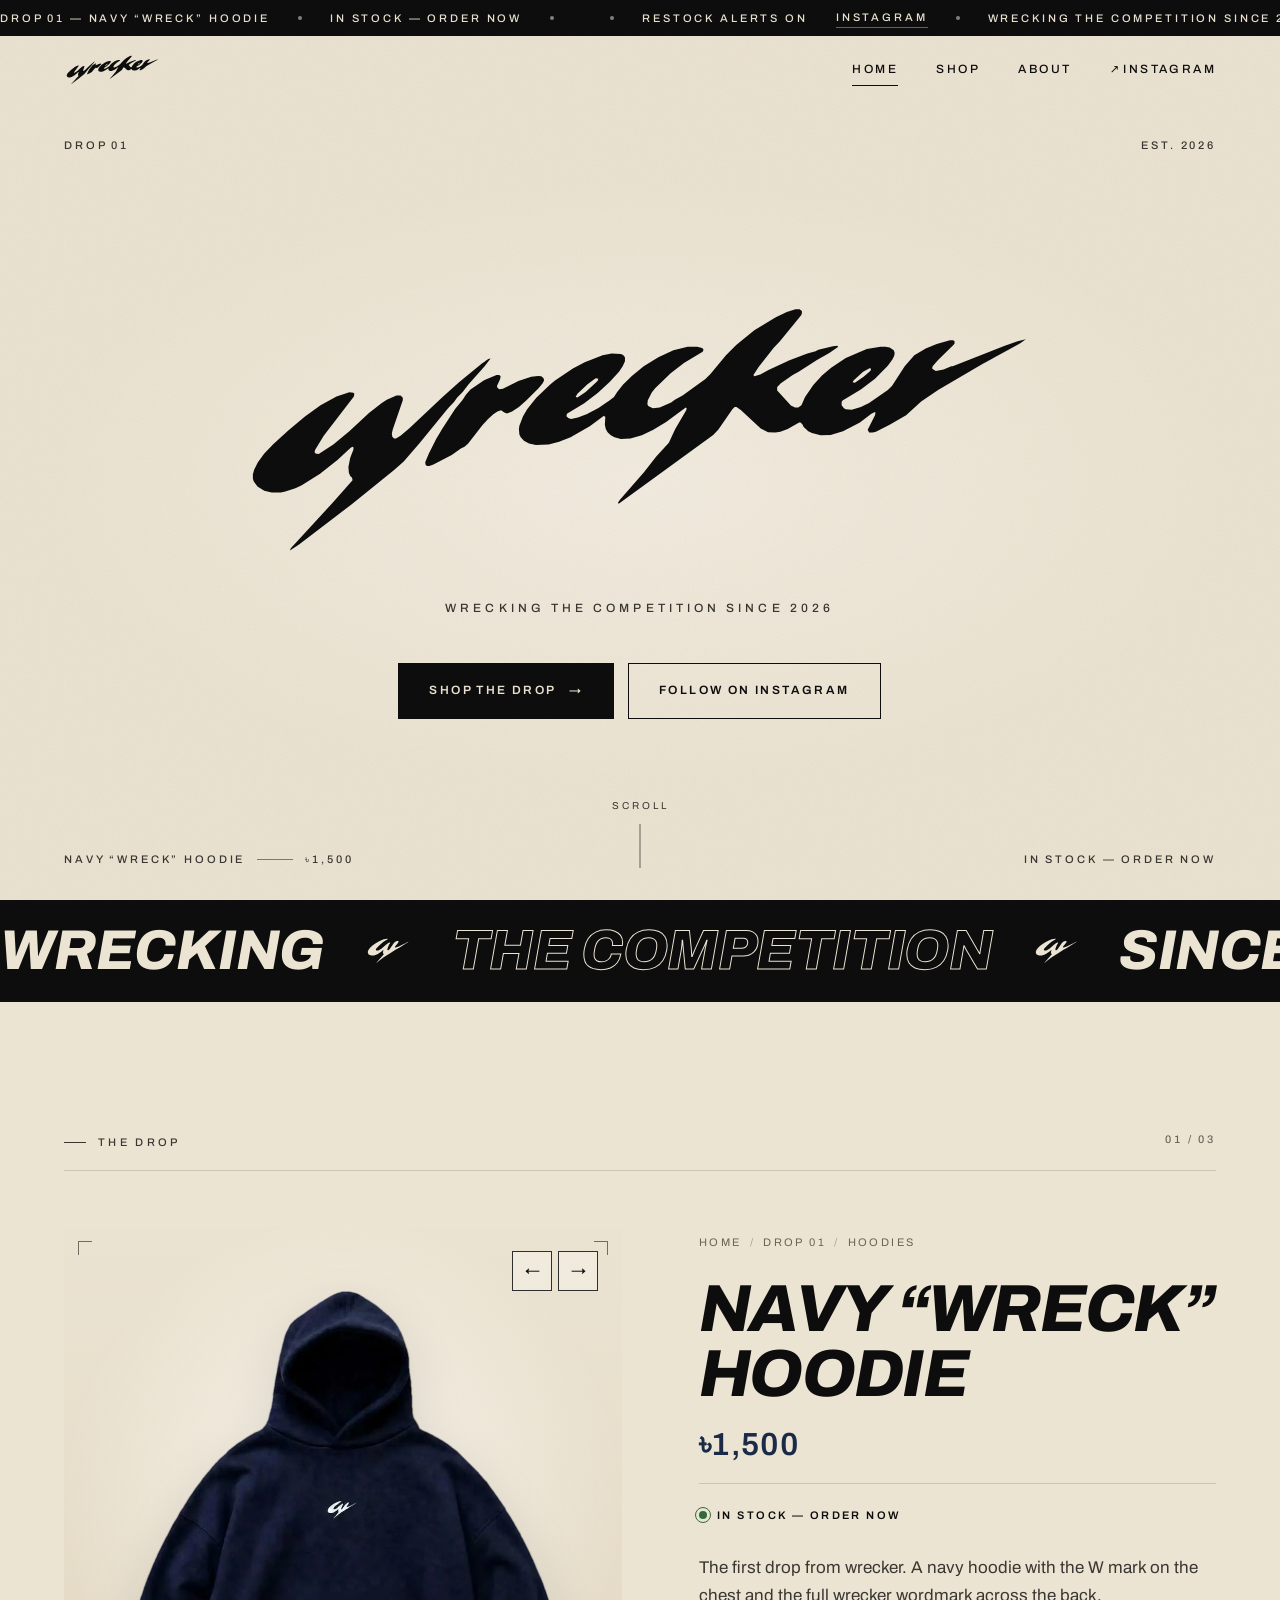
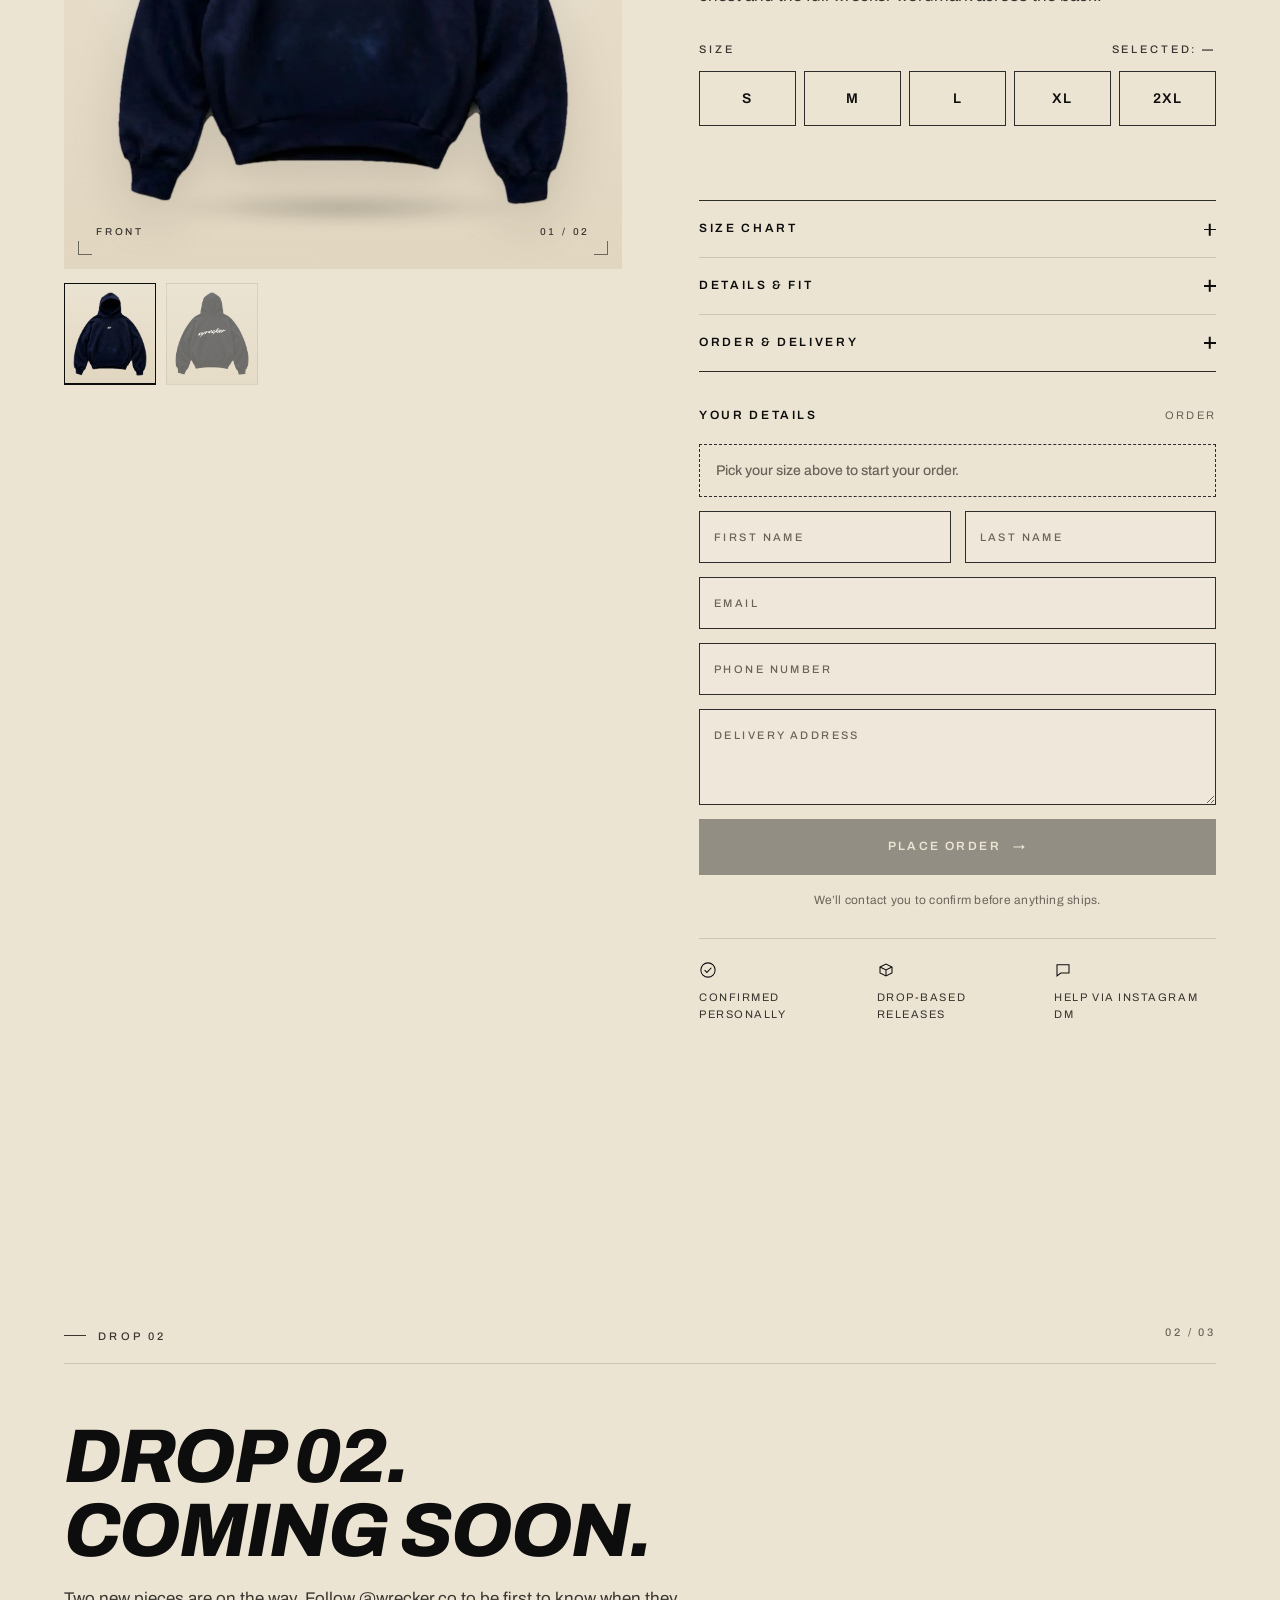
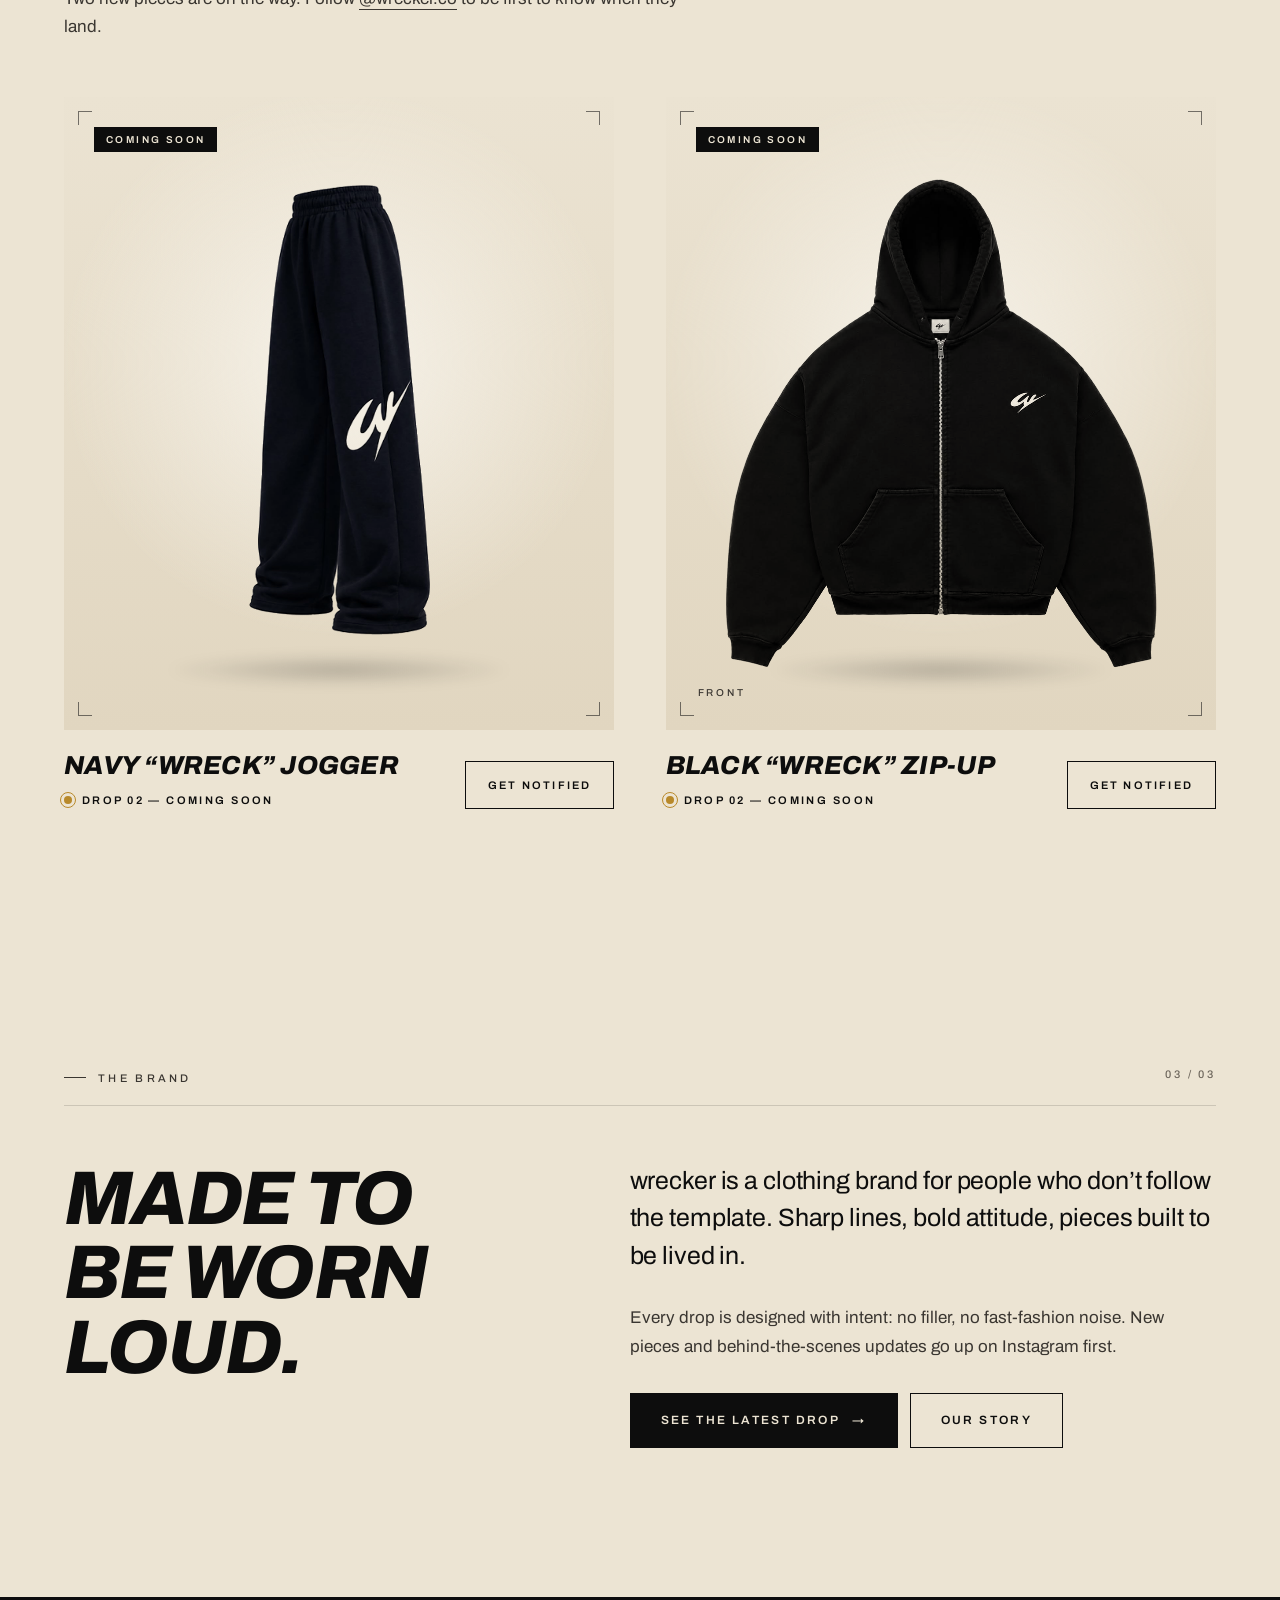
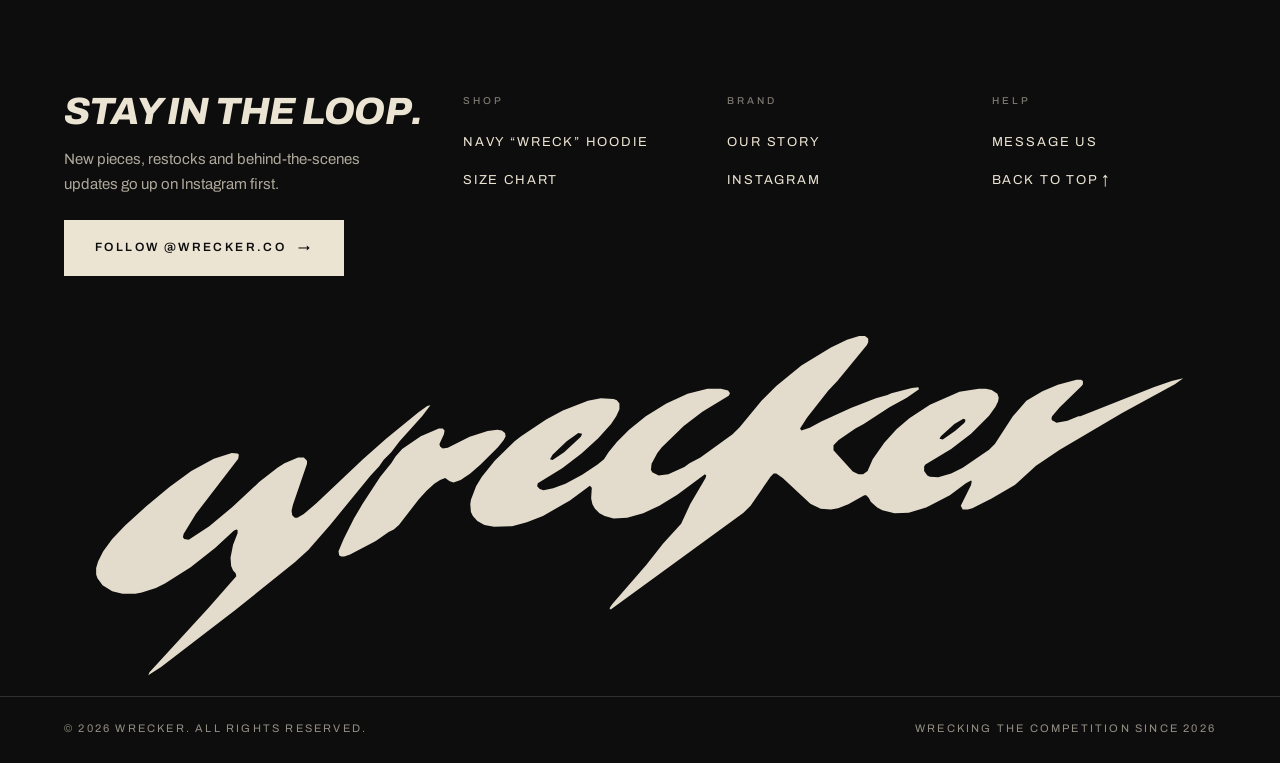
<file: index.html>
<!doctype html>
<html lang="en">
<head>
  <meta charset="utf-8" />
  <meta name="viewport" content="width=device-width, initial-scale=1, viewport-fit=cover" />
  <title>wrecker &mdash; Wrecking The Competition Since 2026</title>
  <meta name="description" content="wrecker, a clothing brand. Drop 01: the Navy &quot;Wreck&quot; Hoodie. Follow us on Instagram." />
  <meta name="theme-color" content="#ece4d3" />
  <meta property="og:site_name" content="wrecker" />
  <meta property="og:type" content="website" />
  <meta property="og:title" content="wrecker &mdash; Wrecking The Competition Since 2026" />
  <meta property="og:description" content="wrecker, a clothing brand. Drop 01: the Navy &quot;Wreck&quot; Hoodie. Follow us on Instagram." />
  <meta property="og:image" content="hoodie-back.png" />
  <meta name="twitter:card" content="summary_large_image" />
  <link rel="icon" href="wrecker-icon.svg" type="image/svg+xml" />
  <link rel="preconnect" href="https://fonts.googleapis.com" />
  <link rel="preconnect" href="https://fonts.gstatic.com" crossorigin />
  <link rel="stylesheet" href="wrecker.css" />
  <link rel="preload" as="image" href="hoodie-front.webp" type="image/webp" />
  <script type="application/ld+json">{"@context":"https://schema.org","@type":"Product","name":"Navy \"Wreck\" Hoodie","brand":{"@type":"Brand","name":"wrecker"},"image":["hoodie-front.png","hoodie-back.png"],"offers":{"@type":"Offer","price":"1500","priceCurrency":"BDT","availability":"https://schema.org/InStock"}}</script>
  <script>document.documentElement.classList.add("js");</script>
</head>
<body id="top">
  <svg width="0" height="0" style="position:absolute" aria-hidden="true" focusable="false"><symbol id="wm" viewBox="0 0 448.00 147.75"><path fill-rule="evenodd" d="M171.50 45.50 L170.25 44.50 L168.50 44.25 L164.75 44.75 L157.75 47.00 L149.25 51.25 L147.25 51.50 L146.25 50.75 L146.00 49.75 L147.75 46.00 L148.00 44.50 L147.25 43.75 L145.75 43.75 L138.75 46.75 L131.50 51.75 L129.00 54.50 L127.25 57.25 L123.00 62.50 L116.00 73.25 L112.75 78.75 L108.75 86.75 L106.75 91.50 L107.00 93.00 L107.75 93.50 L109.00 93.50 L111.25 92.75 L121.25 87.50 L126.25 84.00 L128.25 83.00 L130.25 81.25 L138.00 71.25 L141.00 68.00 L144.00 65.25 L146.25 63.75 L148.25 63.00 L150.00 64.25 L151.50 64.75 L154.25 63.75 L158.00 61.25 L162.00 57.75 L168.75 51.00 L171.00 48.25 L171.75 46.75ZM142.50 34.75 L141.25 35.00 L137.75 37.50 L125.25 47.75 L116.25 55.75 L98.25 72.75 L93.25 77.00 L90.75 78.50 L89.75 78.50 L88.75 77.50 L88.50 75.75 L89.00 73.50 L94.50 57.50 L94.50 56.25 L93.25 55.00 L91.00 55.00 L85.75 57.25 L83.00 59.00 L76.00 64.50 L65.25 74.50 L56.50 81.75 L48.50 87.00 L46.75 86.75 L46.25 86.00 L46.50 84.75 L51.25 77.00 L67.75 55.50 L68.00 54.00 L67.50 53.50 L65.25 53.25 L58.25 55.50 L49.50 60.25 L41.00 66.50 L32.00 74.00 L23.75 81.50 L18.75 86.75 L15.25 91.50 L13.25 95.50 L12.50 98.00 L12.50 100.50 L13.00 102.00 L15.00 104.75 L18.75 107.00 L22.75 108.00 L27.75 108.00 L30.25 107.50 L35.75 105.75 L39.25 104.00 L49.25 97.75 L58.75 90.25 L66.00 83.50 L67.00 83.00 L67.50 83.25 L67.50 84.50 L65.75 89.00 L64.75 94.00 L65.00 97.25 L65.75 99.00 L66.75 100.00 L67.00 101.25 L56.25 113.50 L33.25 138.50 L32.75 139.75 L37.75 136.50 L66.75 114.25 L89.75 95.75 L95.00 91.00 L103.50 81.25 L119.25 62.00 L122.50 58.50 L124.25 56.00 L127.25 53.00 L130.50 48.75 L139.25 39.00ZM435.25 24.25 L430.75 25.25 L423.75 27.75 L395.25 39.00 L394.50 39.00 L390.25 40.75 L386.00 41.50 L384.25 40.50 L384.00 40.00 L384.25 39.00 L387.25 35.50 L395.75 27.25 L396.25 26.50 L396.25 25.25 L395.50 24.75 L393.75 24.75 L386.50 26.75 L380.50 29.25 L374.25 33.00 L369.00 39.00 L362.00 49.75 L359.75 52.00 L349.50 59.00 L345.00 61.25 L340.00 62.75 L336.75 62.50 L335.75 62.00 L334.50 60.25 L334.50 58.50 L335.00 57.75 L345.00 51.75 L352.75 45.75 L359.75 38.75 L362.25 35.25 L363.25 33.25 L363.50 31.75 L363.00 30.25 L360.75 28.75 L358.50 28.25 L355.75 28.25 L348.25 29.50 L336.75 34.50 L328.75 39.75 L323.75 44.00 L319.00 49.25 L314.50 55.75 L312.50 60.25 L310.75 61.50 L309.00 61.50 L306.75 60.50 L299.25 52.25 L299.25 50.25 L301.25 48.25 L307.75 43.75 L311.00 42.00 L321.00 35.50 L327.75 31.75 L332.50 28.50 L332.25 27.75 L329.75 28.00 L321.75 30.00 L320.25 30.75 L315.75 32.00 L306.00 35.75 L294.50 41.00 L290.00 43.50 L286.75 44.50 L286.25 43.75 L289.00 39.50 L297.25 29.00 L300.75 25.25 L312.25 11.25 L312.75 10.25 L312.75 8.75 L311.50 7.75 L309.25 7.75 L304.50 9.25 L298.25 12.25 L286.75 19.25 L277.00 27.25 L271.25 33.00 L262.75 43.25 L260.00 46.00 L247.50 55.00 L243.25 57.25 L241.25 58.75 L235.00 61.50 L231.25 62.00 L228.75 60.75 L228.25 59.75 L228.50 57.50 L230.75 53.25 L232.50 51.00 L241.00 42.75 L248.25 37.25 L258.50 31.00 L259.00 30.00 L258.25 29.00 L255.50 28.25 L250.25 28.25 L242.50 30.25 L234.25 34.00 L226.25 39.00 L219.75 44.25 L215.00 49.00 L211.75 53.00 L210.00 55.75 L207.50 57.75 L201.50 61.75 L195.00 65.25 L190.25 67.00 L186.50 67.75 L185.00 67.25 L184.00 66.25 L184.25 65.00 L193.75 59.25 L201.25 53.50 L207.75 47.50 L212.75 42.00 L214.75 39.00 L216.00 36.25 L216.00 34.00 L215.00 32.75 L213.75 32.25 L208.75 32.00 L203.75 33.00 L194.00 36.75 L187.50 40.25 L177.75 46.75 L175.25 48.75 L167.50 56.25 L162.50 62.50 L160.25 66.25 L158.25 71.50 L158.00 73.25 L158.25 76.25 L159.00 77.75 L160.75 79.75 L163.50 81.25 L167.25 82.00 L174.25 81.75 L180.00 80.25 L186.25 77.75 L196.75 71.75 L204.50 66.00 L205.25 66.75 L205.00 71.00 L205.50 73.25 L206.50 75.00 L208.25 76.75 L210.25 77.75 L213.75 78.75 L219.00 78.50 L225.25 76.75 L231.50 73.75 L238.50 69.50 L249.25 61.50 L249.75 62.00 L249.50 63.00 L243.50 73.25 L240.00 80.75 L233.00 88.50 L226.50 96.75 L213.25 112.00 L212.25 113.50 L212.25 114.00 L212.75 114.00 L264.25 76.50 L267.00 73.75 L274.75 62.50 L276.00 61.25 L277.00 61.25 L279.50 63.00 L290.25 73.00 L294.25 75.00 L298.25 75.25 L301.00 74.75 L305.00 73.25 L311.25 69.75 L312.00 69.75 L313.00 70.75 L313.75 72.25 L316.25 74.50 L318.25 75.50 L323.00 76.75 L328.50 76.50 L335.25 74.50 L344.50 69.75 L350.75 65.00 L352.75 64.00 L353.00 64.25 L352.75 65.75 L348.75 73.75 L349.50 75.25 L351.50 75.25 L353.25 74.75 L360.75 71.00 L369.75 65.75 L378.00 58.25 L387.25 52.00 L411.50 37.75 L432.00 26.50ZM201.50 45.75 L201.00 47.00 L194.50 53.00 L190.00 56.00 L189.00 55.75 L190.00 54.00 L195.50 48.75 L200.00 45.50ZM350.50 40.25 L350.50 41.00 L350.00 41.75 L346.50 44.75 L341.75 48.00 L340.50 47.75 L341.00 46.75 L346.25 42.00 L349.75 40.00Z"/></symbol><symbol id="wmk" viewBox="0 0 226.25 160.75"><path fill-rule="evenodd" d="M204.25 39.00 L202.75 39.25 L185.75 48.00 L160.50 60.00 L150.75 63.75 L147.50 64.50 L144.75 64.50 L144.00 64.25 L143.00 63.25 L143.25 61.25 L153.50 49.50 L157.50 44.00 L159.75 39.50 L159.50 37.00 L157.25 35.75 L154.50 35.75 L149.50 37.00 L147.00 38.25 L143.50 40.75 L137.75 46.50 L130.25 56.75 L127.75 61.00 L120.25 71.75 L115.50 76.25 L114.25 77.00 L112.00 77.50 L110.75 77.00 L109.75 76.00 L109.50 75.25 L109.50 72.75 L110.50 68.25 L114.75 57.50 L117.50 52.00 L122.00 44.50 L122.00 43.50 L121.00 42.75 L118.75 43.00 L113.50 45.25 L108.75 48.25 L101.75 54.00 L91.50 63.25 L84.00 69.25 L78.50 73.00 L69.00 78.00 L65.50 79.00 L60.25 78.75 L58.25 77.00 L57.75 76.00 L57.75 74.00 L59.25 70.75 L60.75 68.50 L65.00 63.50 L72.75 55.75 L82.75 47.00 L92.25 39.75 L101.25 33.75 L110.75 28.25 L111.25 27.75 L111.25 26.75 L110.00 26.00 L106.25 26.00 L106.00 26.25 L101.00 26.50 L93.25 28.25 L88.50 30.00 L87.75 30.00 L82.25 32.25 L66.50 40.00 L52.00 49.00 L41.25 57.25 L31.75 66.25 L26.00 73.50 L22.75 80.00 L21.75 84.00 L21.75 88.75 L24.00 94.25 L27.00 97.25 L30.50 99.25 L37.75 101.00 L45.25 101.00 L49.00 100.50 L59.25 97.50 L68.25 93.00 L78.25 86.50 L79.50 85.25 L84.75 81.50 L90.75 76.00 L91.75 76.25 L91.75 77.50 L90.00 83.25 L89.75 88.25 L90.75 91.75 L93.50 95.00 L93.50 95.50 L78.75 111.75 L62.25 130.75 L59.75 134.50 L60.25 134.50 L75.00 122.50 L85.75 114.75 L88.00 112.75 L105.50 100.75 L107.50 99.75 L116.25 93.75 L125.50 88.25 L133.75 82.75 L142.75 77.50 L143.50 76.75 L154.50 70.50 L160.25 66.75 L164.50 64.50 L178.50 55.75 L186.00 51.50 L188.25 49.75 L200.50 42.25Z"/></symbol></svg>

  <a class="skip" href="#main">Skip to content</a>
  <div class="announce" role="region" aria-label="Announcement">
    <div class="announce-track"><span>Drop 01 &mdash; Navy &ldquo;Wreck&rdquo; Hoodie</span><span><span data-stock>In stock &mdash; order now</span></span><span>Restock alerts on <a href="https://www.instagram.com/wrecker.co/" target="_blank" rel="noopener">Instagram</a></span><span>Wrecking the competition since 2026</span><span>Drop 01 &mdash; Navy &ldquo;Wreck&rdquo; Hoodie</span><span><span aria-hidden="true" data-stock>In stock &mdash; order now</span></span><span>Restock alerts on <a href="https://www.instagram.com/wrecker.co/" target="_blank" rel="noopener">Instagram</a></span><span>Wrecking the competition since 2026</span></div>
  </div>
  <header class="site-header">
    <div class="inner">
      <a class="brand" href="/" aria-label="wrecker, home"><svg class="logo" viewBox="0 0 448.00 147.75" aria-hidden="true" focusable="false"><use href="#wm"/></svg></a>
      <nav class="nav" aria-label="Main">
        <a href="/" aria-current="page">Home</a>
        <a href="/#preorder">Shop</a>
        <a href="our-story.html">About</a>
        <a class="ext" href="https://www.instagram.com/wrecker.co/" target="_blank" rel="noopener">Instagram</a>
      </nav>
      <button class="menu-btn" type="button" aria-expanded="false" aria-controls="mobile-menu"><span class="lbl">Menu</span><span class="bars" aria-hidden="true"></span></button>
    </div>
  </header>
  <div class="mobile-menu" id="mobile-menu" aria-hidden="true">
    <nav aria-label="Mobile">
      <ol>
        <li><a href="/" aria-current="page">Home</a></li>
        <li><a href="/#preorder">Shop</a></li>
        <li><a href="our-story.html">About</a></li>
        <li><a href="https://www.instagram.com/wrecker.co/" target="_blank" rel="noopener">Instagram</a></li>
      </ol>
    </nav>
    <div class="mm-foot"><span>Est. 2026</span><a class="link" href="https://ig.me/m/wrecker.co" target="_blank" rel="noopener">Message us</a></div>
  </div>

  <main id="main">
    <section class="hero" aria-label="wrecker">
      <div class="hero-meta" aria-hidden="true">
        <p class="tl">Drop 01</p>
        <p class="tr">Est. 2026</p>
        <p class="bl">Navy &ldquo;Wreck&rdquo; Hoodie<span class="rule"></span>&#2547;1,500</p>
        <p class="br"><span data-stock>In stock &mdash; order now</span></p>
      </div>
      <div class="hero-inner">
        <h1 class="wordmark"><span class="visually-hidden">wrecker</span><svg class="logo" viewBox="0 0 448.00 147.75" aria-hidden="true" focusable="false"><use href="#wm"/></svg></h1>
        <p class="tagline">Wrecking The Competition Since 2026</p>
        <div class="actions">
          <a class="btn" href="#preorder">Shop the drop <span class="arrow" aria-hidden="true">&rarr;</span></a>
          <a class="btn ghost" href="https://www.instagram.com/wrecker.co/" target="_blank" rel="noopener">Follow on Instagram</a>
        </div>
      </div>
      <a class="scroll-cue" href="#preorder" aria-label="Scroll to the drop"><span>Scroll</span><i></i></a>
    </section>

  <div class="marquee" aria-hidden="true">
    <div class="marquee-track"><span class="">Wrecking</span><span><svg class="mark" viewBox="0 0 226.25 160.75" aria-hidden="true" focusable="false"><use href="#wmk"/></svg></span><span class="outline">the competition</span><span><svg class="mark" viewBox="0 0 226.25 160.75" aria-hidden="true" focusable="false"><use href="#wmk"/></svg></span><span class="">since 2026</span><span><svg class="mark" viewBox="0 0 226.25 160.75" aria-hidden="true" focusable="false"><use href="#wmk"/></svg></span><span class="">Wrecking</span><span><svg class="mark" viewBox="0 0 226.25 160.75" aria-hidden="true" focusable="false"><use href="#wmk"/></svg></span><span class="outline">the competition</span><span><svg class="mark" viewBox="0 0 226.25 160.75" aria-hidden="true" focusable="false"><use href="#wmk"/></svg></span><span class="">since 2026</span><span><svg class="mark" viewBox="0 0 226.25 160.75" aria-hidden="true" focusable="false"><use href="#wmk"/></svg></span><span class="">Wrecking</span><span><svg class="mark" viewBox="0 0 226.25 160.75" aria-hidden="true" focusable="false"><use href="#wmk"/></svg></span><span class="outline">the competition</span><span><svg class="mark" viewBox="0 0 226.25 160.75" aria-hidden="true" focusable="false"><use href="#wmk"/></svg></span><span class="">since 2026</span><span><svg class="mark" viewBox="0 0 226.25 160.75" aria-hidden="true" focusable="false"><use href="#wmk"/></svg></span><span class="">Wrecking</span><span><svg class="mark" viewBox="0 0 226.25 160.75" aria-hidden="true" focusable="false"><use href="#wmk"/></svg></span><span class="outline">the competition</span><span><svg class="mark" viewBox="0 0 226.25 160.75" aria-hidden="true" focusable="false"><use href="#wmk"/></svg></span><span class="">since 2026</span><span><svg class="mark" viewBox="0 0 226.25 160.75" aria-hidden="true" focusable="false"><use href="#wmk"/></svg></span></div>
  </div>

    <section class="section" id="preorder" aria-labelledby="po-title">
      <div class="section-head"><p class="eyebrow">The drop</p><span class="index">01 / 03</span></div>
      <div class="po-grid">
        <div class="po-gallery" aria-label="Navy Wreck hoodie photos">
          <figure class="po-photo" id="po-main" tabindex="0" aria-label="Product photo. Click or use the arrow keys to switch view.">
            <span class="ticks" aria-hidden="true"><i></i></span>
            <span class="po-badge">Sold out</span>
            <span class="po-hint" aria-hidden="true">Hover to zoom &middot; click to turn</span>
            <div class="po-arrows">
              <button type="button" class="po-arrow" data-step="-1" aria-label="Previous view">&larr;</button>
              <button type="button" class="po-arrow" data-step="1" aria-label="Next view">&rarr;</button>
            </div>
            <picture>
              <source id="po-src" srcset="hoodie-front.webp" type="image/webp">
              <img id="po-img" src="hoodie-front.png" alt="Front view of the navy Wreck hoodie" width="889" height="1011" loading="eager" fetchpriority="high">
            </picture>
            <figcaption id="po-cap">Front</figcaption>
            <span class="po-count" id="po-count" aria-hidden="true">01 / 02</span>
          </figure>
          <div class="po-thumbs">
            <button type="button" class="po-thumb active" data-view="front" aria-label="Show front" aria-pressed="true"><picture><source srcset="hoodie-front.webp" type="image/webp"><img src="hoodie-front.png" alt="" width="889" height="1011"></picture></button>
            <button type="button" class="po-thumb" data-view="back" aria-label="Show back" aria-pressed="false"><picture><source srcset="hoodie-back.webp" type="image/webp"><img src="hoodie-back.png" alt="" width="1000" height="1126" loading="lazy"></picture></button>
          </div>
        </div>

        <div class="po-info" id="order">
          <nav class="po-crumbs" aria-label="Breadcrumb"><a href="/">Home</a><span aria-hidden="true">/</span><span>Drop 01</span><span aria-hidden="true">/</span><span>Hoodies</span></nav>
          <h2 id="po-title">Navy &ldquo;Wreck&rdquo; Hoodie</h2>
          <div class="po-price-row">
            <p class="po-price">&#2547;1,500</p>
            <span class="po-soldout" hidden>Out of stock</span>
          </div>
          <p class="po-status" id="po-status"><span class="po-dot" aria-hidden="true"></span><span>In stock &mdash; order now</span></p>
          <!-- EDIT: product description -->
          <p class="po-desc">The first drop from wrecker. A navy hoodie with the W mark on the chest and the full wrecker wordmark across the back.</p>

          <fieldset class="sizes">
            <legend><span>Size</span><span>Selected: <output id="size-picked">&mdash;</output></span></legend>
            <div class="size-row">
              <input type="radio" name="size" id="size-s" value="S"><label for="size-s">S</label>
              <input type="radio" name="size" id="size-m" value="M"><label for="size-m">M</label>
              <input type="radio" name="size" id="size-l" value="L"><label for="size-l">L</label>
              <input type="radio" name="size" id="size-xl" value="XL"><label for="size-xl">XL</label>
              <input type="radio" name="size" id="size-2xl" value="2XL"><label for="size-2xl">2XL</label>
            </div>
          </fieldset>
          <button type="button" class="size-link" data-open-chart>View size chart</button>

          <div class="accs">
            <details class="acc" id="size-chart">
              <summary>Size chart <span class="pm" aria-hidden="true"></span></summary>
              <div class="acc-body">
                <div class="chart-scroll">
                  <table class="size-table">
                    <thead>
                      <tr><th scope="col">Measurement (in)</th><th scope="col">S</th><th scope="col">M</th><th scope="col">L</th><th scope="col">XL</th><th scope="col">2XL</th></tr>
                    </thead>
                    <tbody>
                      <tr><th scope="row">Length</th><td>25.59</td><td>26.38</td><td>27.17</td><td>27.95</td><td>28.74</td></tr>
                      <tr><th scope="row">1/2 Chest</th><td>16.93</td><td>17.72</td><td>18.50</td><td>19.29</td><td>20.08</td></tr>
                      <tr><th scope="row">1/2 Waist</th><td>15.75</td><td>16.54</td><td>17.32</td><td>18.11</td><td>18.90</td></tr>
                      <tr><th scope="row">Sleeve Length</th><td>7.48</td><td>7.87</td><td>8.27</td><td>8.66</td><td>9.06</td></tr>
                    </tbody>
                  </table>
                </div>
                <p class="chart-note">Measured flat, in inches. Between sizes? Message us and we&rsquo;ll help you pick.</p>
              </div>
            </details>
            <details class="acc">
              <summary>Details &amp; fit <span class="pm" aria-hidden="true"></span></summary>
              <div class="acc-body">
                <!-- EDIT: add fabric, weight and care once confirmed -->
                <ul>
                  <li>Oversized, drop-shoulder silhouette</li>
                  <li>Ribbed cuffs and hem</li>
                  <li>W mark on the chest</li>
                  <li>wrecker wordmark across the back</li>
                  <li>Colour: navy</li>
                </ul>
              </div>
            </details>
            <details class="acc">
              <summary>Order &amp; delivery <span class="pm" aria-hidden="true"></span></summary>
              <div class="acc-body">
                <!-- EDIT: add delivery areas and timings -->
                <p>Place your order below. We contact every customer personally to confirm the order before it ships.</p>
                <p>Prefer to order by message? <a class="link" href="https://ig.me/m/wrecker.co" target="_blank" rel="noopener">DM us on Instagram</a>.</p>
              </div>
            </details>
          </div>

          <div class="order-head"><h3>Your details</h3><span class="step">Order</span></div>
          <form id="order-form" novalidate>
            <p id="order-summary" class="empty">Pick your size above to start your order.</p>
            <div class="row">
              <label class="field"><input type="text" name="first_name" required autocomplete="given-name" placeholder=" "><span>First name</span></label>
              <label class="field"><input type="text" name="last_name" required autocomplete="family-name" placeholder=" "><span>Last name</span></label>
            </div>
            <label class="field"><input type="email" name="email" required autocomplete="email" placeholder=" "><span>Email</span></label>
            <label class="field"><input type="tel" name="phone" required autocomplete="tel" placeholder=" "><span>Phone number</span></label>
            <label class="field"><textarea name="address" required autocomplete="street-address" placeholder=" "></textarea><span>Delivery address</span></label>
            <input type="checkbox" name="botcheck" tabindex="-1" autocomplete="off" style="display:none">
            <button type="submit" class="btn block" id="order-submit" disabled>Place order</button>
            <p id="order-msg" role="status"></p>
            <p class="form-fine">We&rsquo;ll contact you to confirm before anything ships.</p>
          </form>

          <ul class="assure">
            <li><svg viewBox="0 0 24 24" aria-hidden="true"><circle cx="12" cy="12" r="9.5"/><path d="M7.5 12.3l3 3 6-6.3"/></svg>Confirmed personally</li>
            <li><svg viewBox="0 0 24 24" aria-hidden="true"><path d="M4 8l8-4 8 4v8l-8 4-8-4z"/><path d="M4 8l8 4 8-4M12 12v8"/></svg>Drop-based releases</li>
            <li><svg viewBox="0 0 24 24" aria-hidden="true"><path d="M4 5h16v11H9l-5 4z"/></svg>Help via Instagram DM</li>
          </ul>
          <p class="po-dm">Prefer Instagram? <a class="link" href="https://ig.me/m/wrecker.co" target="_blank" rel="noopener">Message us</a>.</p>
        </div>
      </div>
    </section>

    <!-- DROP 02: COMING SOON. To open an item later, swap its "Coming soon" bits for an order form like Drop 01. -->
    <section class="section d2" id="drop-02" aria-labelledby="d2-title">
      <div class="section-head"><p class="eyebrow">Drop 02</p><span class="index">02 / 03</span></div>
      <div class="d2-intro">
        <h2 id="d2-title">Drop 02. Coming soon.</h2>
        <p>Two new pieces are on the way. Follow <a class="link" href="https://www.instagram.com/wrecker.co/" target="_blank" rel="noopener">@wrecker.co</a> to be first to know when they land.</p>
      </div>
      <div class="d2-grid">
        <article class="d2-card">
          <figure class="d2-photo" aria-label="Navy Wreck Jogger photo">
            <span class="ticks" aria-hidden="true"><i></i></span>
            <span class="d2-badge">Coming soon</span>
            <img src="drop02-jogger.png" alt="Navy Wreck Jogger: wide-leg navy sweatpants with the white W mark on the leg" width="900" height="1071" loading="lazy">
          </figure>
          <div class="d2-info">
            <div>
              <h3>Navy &ldquo;Wreck&rdquo; Jogger</h3>
              <p class="d2-status"><span class="d2-dot" aria-hidden="true"></span><span>Drop 02 &mdash; coming soon</span></p>
            </div>
            <a class="btn ghost" href="https://ig.me/m/wrecker.co" target="_blank" rel="noopener">Get notified</a>
          </div>
        </article>
        <article class="d2-card">
          <figure class="d2-photo d2-swap" tabindex="0" aria-label="Black Wreck Zip-Up photos. The back view shows on hover or focus.">
            <span class="ticks" aria-hidden="true"><i></i></span>
            <span class="d2-badge">Coming soon</span>
            <img class="d2-front" src="drop02-zipup-front.png" alt="Front of the Black Wreck Zip-Up: black zip hoodie with the white W mark on the chest" width="900" height="1071" loading="lazy">
            <img class="d2-back" src="drop02-zipup-back.png" alt="Back of the Black Wreck Zip-Up: full white wrecker wordmark across the back" width="900" height="1071" loading="lazy">
            <span class="d2-view" aria-hidden="true"><span class="v-front">Front</span><span class="v-back">Back</span></span>
          </figure>
          <div class="d2-info">
            <div>
              <h3>Black &ldquo;Wreck&rdquo; Zip-Up</h3>
              <p class="d2-status"><span class="d2-dot" aria-hidden="true"></span><span>Drop 02 &mdash; coming soon</span></p>
            </div>
            <a class="btn ghost" href="https://ig.me/m/wrecker.co" target="_blank" rel="noopener">Get notified</a>
          </div>
        </article>
      </div>
    </section>

    <section class="section" aria-labelledby="brand-title">
      <div class="section-head"><p class="eyebrow">The brand</p><span class="index">03 / 03</span></div>
      <div class="two-col">
        <div class="sticky-col">
          <h2 id="brand-title">Made to be worn loud.</h2>
        </div>
        <div>
          <!-- TODO: replace with the real brand description -->
          <p class="lead">wrecker is a clothing brand for people who don&rsquo;t follow the template. Sharp lines, bold attitude, pieces built to be lived in.</p>
          <p>Every drop is designed with intent: no filler, no fast-fashion noise. New pieces and behind-the-scenes updates go up on Instagram first.</p>
          <p style="display:flex;gap:12px;flex-wrap:wrap;margin-top:32px">
            <a class="btn" href="https://www.instagram.com/wrecker.co/" target="_blank" rel="noopener">See the latest drop <span class="arrow" aria-hidden="true">&rarr;</span></a>
            <a class="btn ghost" href="our-story.html">Our story</a>
          </p>
        </div>
      </div>
    </section>
  </main>

  <footer class="site-footer">
    <div class="footer-top">
      <div class="footer-intro">
        <p class="statement-sm">Stay in the loop.</p>
        <p>New pieces, restocks and behind-the-scenes updates go up on Instagram first.</p>
        <a class="btn light" href="https://www.instagram.com/wrecker.co/" target="_blank" rel="noopener">Follow @wrecker.co <span class="arrow" aria-hidden="true">&rarr;</span></a>
      </div>
      <div class="footer-col">
        <h4>Shop</h4>
        <ul>
          <li><a href="/#preorder">Navy &ldquo;Wreck&rdquo; Hoodie</a></li>
          <li><a href="/#size-chart">Size chart</a></li>
        </ul>
      </div>
      <div class="footer-col">
        <h4>Brand</h4>
        <ul>
          <li><a href="our-story.html">Our story</a></li>
          <li><a href="https://www.instagram.com/wrecker.co/" target="_blank" rel="noopener">Instagram</a></li>
        </ul>
      </div>
      <div class="footer-col">
        <h4>Help</h4>
        <ul>
          <li><a href="https://ig.me/m/wrecker.co" target="_blank" rel="noopener">Message us</a></li>
          <li><a href="#top">Back to top &uarr;</a></li>
        </ul>
      </div>
    </div>
    <div class="footer-mark" aria-hidden="true"><svg class="logo" viewBox="0 0 448.00 147.75" aria-hidden="true" focusable="false"><use href="#wm"/></svg></div>
    <div class="footer-bottom">
      <span>&copy; <span data-year>2026</span> wrecker. All rights reserved.</span>
      <span>Wrecking the competition since 2026</span>
    </div>
  </footer>
  <div class="buybar" aria-label="Quick buy">
    <div class="buybar-in">
      <picture><source srcset="hoodie-front.webp" type="image/webp"><img src="hoodie-front.png" alt="" width="44" height="44" loading="lazy"></picture>
      <div class="bb-text"><span class="bb-name">Navy &ldquo;Wreck&rdquo; Hoodie</span><span class="bb-price">&#2547;1,500</span></div>
      <a class="btn" id="bb-btn" href="#order">Order now</a>
    </div>
  </div>
  <script src="wrecker.js" defer></script>
</body>
</html>
</file>
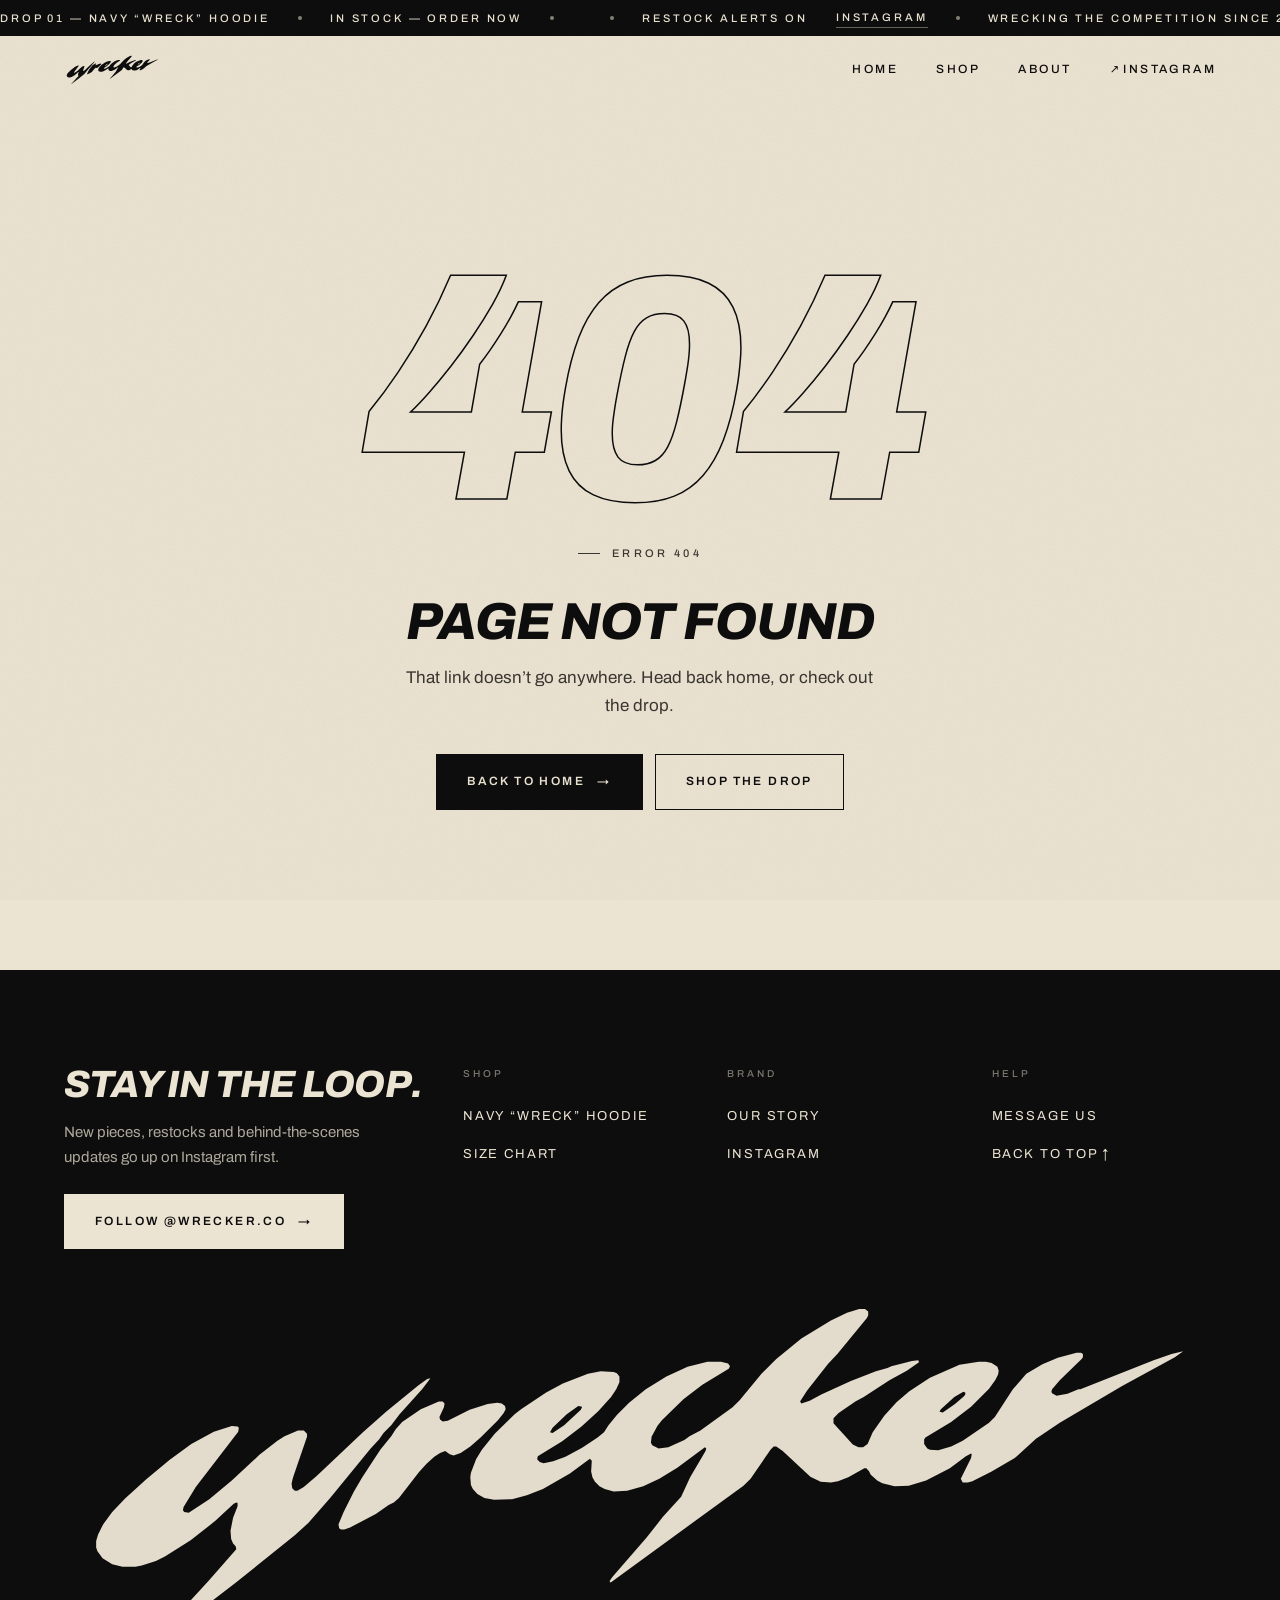
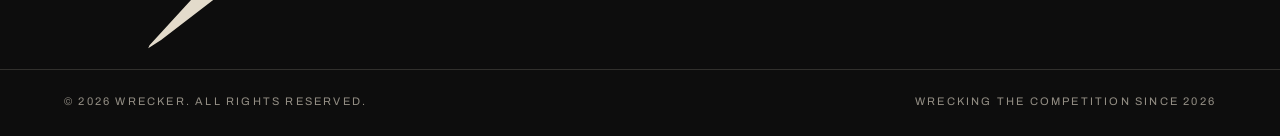
<file: 404 (1).html>
<!doctype html>
<html lang="en">
<head>
  <meta charset="utf-8" />
  <meta name="viewport" content="width=device-width, initial-scale=1, viewport-fit=cover" />
  <title>Page not found | wrecker</title>
  <meta name="description" content="This page does not exist." />
  <meta name="theme-color" content="#ece4d3" />
  <meta property="og:site_name" content="wrecker" />
  <meta property="og:type" content="website" />
  <meta property="og:title" content="Page not found | wrecker" />
  <meta property="og:description" content="This page does not exist." />
  <meta property="og:image" content="/hoodie-back.png" />
  <meta name="twitter:card" content="summary_large_image" />
  <link rel="icon" href="/wrecker-icon.svg" type="image/svg+xml" />
  <link rel="preconnect" href="https://fonts.googleapis.com" />
  <link rel="preconnect" href="https://fonts.gstatic.com" crossorigin />
  <link rel="stylesheet" href="/wrecker.css" />
  <meta name="robots" content="noindex" />
  <script>document.documentElement.classList.add("js");</script>
</head>
<body id="top">
  <svg width="0" height="0" style="position:absolute" aria-hidden="true" focusable="false"><symbol id="wm" viewBox="0 0 448.00 147.75"><path fill-rule="evenodd" d="M171.50 45.50 L170.25 44.50 L168.50 44.25 L164.75 44.75 L157.75 47.00 L149.25 51.25 L147.25 51.50 L146.25 50.75 L146.00 49.75 L147.75 46.00 L148.00 44.50 L147.25 43.75 L145.75 43.75 L138.75 46.75 L131.50 51.75 L129.00 54.50 L127.25 57.25 L123.00 62.50 L116.00 73.25 L112.75 78.75 L108.75 86.75 L106.75 91.50 L107.00 93.00 L107.75 93.50 L109.00 93.50 L111.25 92.75 L121.25 87.50 L126.25 84.00 L128.25 83.00 L130.25 81.25 L138.00 71.25 L141.00 68.00 L144.00 65.25 L146.25 63.75 L148.25 63.00 L150.00 64.25 L151.50 64.75 L154.25 63.75 L158.00 61.25 L162.00 57.75 L168.75 51.00 L171.00 48.25 L171.75 46.75ZM142.50 34.75 L141.25 35.00 L137.75 37.50 L125.25 47.75 L116.25 55.75 L98.25 72.75 L93.25 77.00 L90.75 78.50 L89.75 78.50 L88.75 77.50 L88.50 75.75 L89.00 73.50 L94.50 57.50 L94.50 56.25 L93.25 55.00 L91.00 55.00 L85.75 57.25 L83.00 59.00 L76.00 64.50 L65.25 74.50 L56.50 81.75 L48.50 87.00 L46.75 86.75 L46.25 86.00 L46.50 84.75 L51.25 77.00 L67.75 55.50 L68.00 54.00 L67.50 53.50 L65.25 53.25 L58.25 55.50 L49.50 60.25 L41.00 66.50 L32.00 74.00 L23.75 81.50 L18.75 86.75 L15.25 91.50 L13.25 95.50 L12.50 98.00 L12.50 100.50 L13.00 102.00 L15.00 104.75 L18.75 107.00 L22.75 108.00 L27.75 108.00 L30.25 107.50 L35.75 105.75 L39.25 104.00 L49.25 97.75 L58.75 90.25 L66.00 83.50 L67.00 83.00 L67.50 83.25 L67.50 84.50 L65.75 89.00 L64.75 94.00 L65.00 97.25 L65.75 99.00 L66.75 100.00 L67.00 101.25 L56.25 113.50 L33.25 138.50 L32.75 139.75 L37.75 136.50 L66.75 114.25 L89.75 95.75 L95.00 91.00 L103.50 81.25 L119.25 62.00 L122.50 58.50 L124.25 56.00 L127.25 53.00 L130.50 48.75 L139.25 39.00ZM435.25 24.25 L430.75 25.25 L423.75 27.75 L395.25 39.00 L394.50 39.00 L390.25 40.75 L386.00 41.50 L384.25 40.50 L384.00 40.00 L384.25 39.00 L387.25 35.50 L395.75 27.25 L396.25 26.50 L396.25 25.25 L395.50 24.75 L393.75 24.75 L386.50 26.75 L380.50 29.25 L374.25 33.00 L369.00 39.00 L362.00 49.75 L359.75 52.00 L349.50 59.00 L345.00 61.25 L340.00 62.75 L336.75 62.50 L335.75 62.00 L334.50 60.25 L334.50 58.50 L335.00 57.75 L345.00 51.75 L352.75 45.75 L359.75 38.75 L362.25 35.25 L363.25 33.25 L363.50 31.75 L363.00 30.25 L360.75 28.75 L358.50 28.25 L355.75 28.25 L348.25 29.50 L336.75 34.50 L328.75 39.75 L323.75 44.00 L319.00 49.25 L314.50 55.75 L312.50 60.25 L310.75 61.50 L309.00 61.50 L306.75 60.50 L299.25 52.25 L299.25 50.25 L301.25 48.25 L307.75 43.75 L311.00 42.00 L321.00 35.50 L327.75 31.75 L332.50 28.50 L332.25 27.75 L329.75 28.00 L321.75 30.00 L320.25 30.75 L315.75 32.00 L306.00 35.75 L294.50 41.00 L290.00 43.50 L286.75 44.50 L286.25 43.75 L289.00 39.50 L297.25 29.00 L300.75 25.25 L312.25 11.25 L312.75 10.25 L312.75 8.75 L311.50 7.75 L309.25 7.75 L304.50 9.25 L298.25 12.25 L286.75 19.25 L277.00 27.25 L271.25 33.00 L262.75 43.25 L260.00 46.00 L247.50 55.00 L243.25 57.25 L241.25 58.75 L235.00 61.50 L231.25 62.00 L228.75 60.75 L228.25 59.75 L228.50 57.50 L230.75 53.25 L232.50 51.00 L241.00 42.75 L248.25 37.25 L258.50 31.00 L259.00 30.00 L258.25 29.00 L255.50 28.25 L250.25 28.25 L242.50 30.25 L234.25 34.00 L226.25 39.00 L219.75 44.25 L215.00 49.00 L211.75 53.00 L210.00 55.75 L207.50 57.75 L201.50 61.75 L195.00 65.25 L190.25 67.00 L186.50 67.75 L185.00 67.25 L184.00 66.25 L184.25 65.00 L193.75 59.25 L201.25 53.50 L207.75 47.50 L212.75 42.00 L214.75 39.00 L216.00 36.25 L216.00 34.00 L215.00 32.75 L213.75 32.25 L208.75 32.00 L203.75 33.00 L194.00 36.75 L187.50 40.25 L177.75 46.75 L175.25 48.75 L167.50 56.25 L162.50 62.50 L160.25 66.25 L158.25 71.50 L158.00 73.25 L158.25 76.25 L159.00 77.75 L160.75 79.75 L163.50 81.25 L167.25 82.00 L174.25 81.75 L180.00 80.25 L186.25 77.75 L196.75 71.75 L204.50 66.00 L205.25 66.75 L205.00 71.00 L205.50 73.25 L206.50 75.00 L208.25 76.75 L210.25 77.75 L213.75 78.75 L219.00 78.50 L225.25 76.75 L231.50 73.75 L238.50 69.50 L249.25 61.50 L249.75 62.00 L249.50 63.00 L243.50 73.25 L240.00 80.75 L233.00 88.50 L226.50 96.75 L213.25 112.00 L212.25 113.50 L212.25 114.00 L212.75 114.00 L264.25 76.50 L267.00 73.75 L274.75 62.50 L276.00 61.25 L277.00 61.25 L279.50 63.00 L290.25 73.00 L294.25 75.00 L298.25 75.25 L301.00 74.75 L305.00 73.25 L311.25 69.75 L312.00 69.75 L313.00 70.75 L313.75 72.25 L316.25 74.50 L318.25 75.50 L323.00 76.75 L328.50 76.50 L335.25 74.50 L344.50 69.75 L350.75 65.00 L352.75 64.00 L353.00 64.25 L352.75 65.75 L348.75 73.75 L349.50 75.25 L351.50 75.25 L353.25 74.75 L360.75 71.00 L369.75 65.75 L378.00 58.25 L387.25 52.00 L411.50 37.75 L432.00 26.50ZM201.50 45.75 L201.00 47.00 L194.50 53.00 L190.00 56.00 L189.00 55.75 L190.00 54.00 L195.50 48.75 L200.00 45.50ZM350.50 40.25 L350.50 41.00 L350.00 41.75 L346.50 44.75 L341.75 48.00 L340.50 47.75 L341.00 46.75 L346.25 42.00 L349.75 40.00Z"/></symbol><symbol id="wmk" viewBox="0 0 226.25 160.75"><path fill-rule="evenodd" d="M204.25 39.00 L202.75 39.25 L185.75 48.00 L160.50 60.00 L150.75 63.75 L147.50 64.50 L144.75 64.50 L144.00 64.25 L143.00 63.25 L143.25 61.25 L153.50 49.50 L157.50 44.00 L159.75 39.50 L159.50 37.00 L157.25 35.75 L154.50 35.75 L149.50 37.00 L147.00 38.25 L143.50 40.75 L137.75 46.50 L130.25 56.75 L127.75 61.00 L120.25 71.75 L115.50 76.25 L114.25 77.00 L112.00 77.50 L110.75 77.00 L109.75 76.00 L109.50 75.25 L109.50 72.75 L110.50 68.25 L114.75 57.50 L117.50 52.00 L122.00 44.50 L122.00 43.50 L121.00 42.75 L118.75 43.00 L113.50 45.25 L108.75 48.25 L101.75 54.00 L91.50 63.25 L84.00 69.25 L78.50 73.00 L69.00 78.00 L65.50 79.00 L60.25 78.75 L58.25 77.00 L57.75 76.00 L57.75 74.00 L59.25 70.75 L60.75 68.50 L65.00 63.50 L72.75 55.75 L82.75 47.00 L92.25 39.75 L101.25 33.75 L110.75 28.25 L111.25 27.75 L111.25 26.75 L110.00 26.00 L106.25 26.00 L106.00 26.25 L101.00 26.50 L93.25 28.25 L88.50 30.00 L87.75 30.00 L82.25 32.25 L66.50 40.00 L52.00 49.00 L41.25 57.25 L31.75 66.25 L26.00 73.50 L22.75 80.00 L21.75 84.00 L21.75 88.75 L24.00 94.25 L27.00 97.25 L30.50 99.25 L37.75 101.00 L45.25 101.00 L49.00 100.50 L59.25 97.50 L68.25 93.00 L78.25 86.50 L79.50 85.25 L84.75 81.50 L90.75 76.00 L91.75 76.25 L91.75 77.50 L90.00 83.25 L89.75 88.25 L90.75 91.75 L93.50 95.00 L93.50 95.50 L78.75 111.75 L62.25 130.75 L59.75 134.50 L60.25 134.50 L75.00 122.50 L85.75 114.75 L88.00 112.75 L105.50 100.75 L107.50 99.75 L116.25 93.75 L125.50 88.25 L133.75 82.75 L142.75 77.50 L143.50 76.75 L154.50 70.50 L160.25 66.75 L164.50 64.50 L178.50 55.75 L186.00 51.50 L188.25 49.75 L200.50 42.25Z"/></symbol></svg>

  <a class="skip" href="#main">Skip to content</a>
  <div class="announce" role="region" aria-label="Announcement">
    <div class="announce-track"><span>Drop 01 &mdash; Navy &ldquo;Wreck&rdquo; Hoodie</span><span><span data-stock>In stock &mdash; order now</span></span><span>Restock alerts on <a href="https://www.instagram.com/wrecker.co/" target="_blank" rel="noopener">Instagram</a></span><span>Wrecking the competition since 2026</span><span>Drop 01 &mdash; Navy &ldquo;Wreck&rdquo; Hoodie</span><span><span aria-hidden="true" data-stock>In stock &mdash; order now</span></span><span>Restock alerts on <a href="https://www.instagram.com/wrecker.co/" target="_blank" rel="noopener">Instagram</a></span><span>Wrecking the competition since 2026</span></div>
  </div>
  <header class="site-header">
    <div class="inner">
      <a class="brand" href="/" aria-label="wrecker, home"><svg class="logo" viewBox="0 0 448.00 147.75" aria-hidden="true" focusable="false"><use href="#wm"/></svg></a>
      <nav class="nav" aria-label="Main">
        <a href="/">Home</a>
        <a href="/#preorder">Shop</a>
        <a href="our-story.html">About</a>
        <a class="ext" href="https://www.instagram.com/wrecker.co/" target="_blank" rel="noopener">Instagram</a>
      </nav>
      <button class="menu-btn" type="button" aria-expanded="false" aria-controls="mobile-menu"><span class="lbl">Menu</span><span class="bars" aria-hidden="true"></span></button>
    </div>
  </header>
  <div class="mobile-menu" id="mobile-menu" aria-hidden="true">
    <nav aria-label="Mobile">
      <ol>
        <li><a href="/">Home</a></li>
        <li><a href="/#preorder">Shop</a></li>
        <li><a href="our-story.html">About</a></li>
        <li><a href="https://www.instagram.com/wrecker.co/" target="_blank" rel="noopener">Instagram</a></li>
      </ol>
    </nav>
    <div class="mm-foot"><span>Est. 2026</span><a class="link" href="https://ig.me/m/wrecker.co" target="_blank" rel="noopener">Message us</a></div>
  </div>

  <main id="main">
    <section class="notfound">
      <div>
        <p class="big" aria-hidden="true">404</p>
        <p class="eyebrow" style="justify-content:center">Error 404</p>
        <h1>Page not found</h1>
        <p>That link doesn&rsquo;t go anywhere. Head back home, or check out the drop.</p>
        <div class="actions">
          <a class="btn" href="/">Back to home <span class="arrow" aria-hidden="true">&rarr;</span></a>
          <a class="btn ghost" href="/#preorder">Shop the drop</a>
        </div>
      </div>
    </section>
  </main>

  <footer class="site-footer">
    <div class="footer-top">
      <div class="footer-intro">
        <p class="statement-sm">Stay in the loop.</p>
        <p>New pieces, restocks and behind-the-scenes updates go up on Instagram first.</p>
        <a class="btn light" href="https://www.instagram.com/wrecker.co/" target="_blank" rel="noopener">Follow @wrecker.co <span class="arrow" aria-hidden="true">&rarr;</span></a>
      </div>
      <div class="footer-col">
        <h4>Shop</h4>
        <ul>
          <li><a href="/#preorder">Navy &ldquo;Wreck&rdquo; Hoodie</a></li>
          <li><a href="/#size-chart">Size chart</a></li>
        </ul>
      </div>
      <div class="footer-col">
        <h4>Brand</h4>
        <ul>
          <li><a href="our-story.html">Our story</a></li>
          <li><a href="https://www.instagram.com/wrecker.co/" target="_blank" rel="noopener">Instagram</a></li>
        </ul>
      </div>
      <div class="footer-col">
        <h4>Help</h4>
        <ul>
          <li><a href="https://ig.me/m/wrecker.co" target="_blank" rel="noopener">Message us</a></li>
          <li><a href="#top">Back to top &uarr;</a></li>
        </ul>
      </div>
    </div>
    <div class="footer-mark" aria-hidden="true"><svg class="logo" viewBox="0 0 448.00 147.75" aria-hidden="true" focusable="false"><use href="#wm"/></svg></div>
    <div class="footer-bottom">
      <span>&copy; <span data-year>2026</span> wrecker. All rights reserved.</span>
      <span>Wrecking the competition since 2026</span>
    </div>
  </footer>

  <script src="/wrecker.js" defer></script>
</body>
</html>
</file>
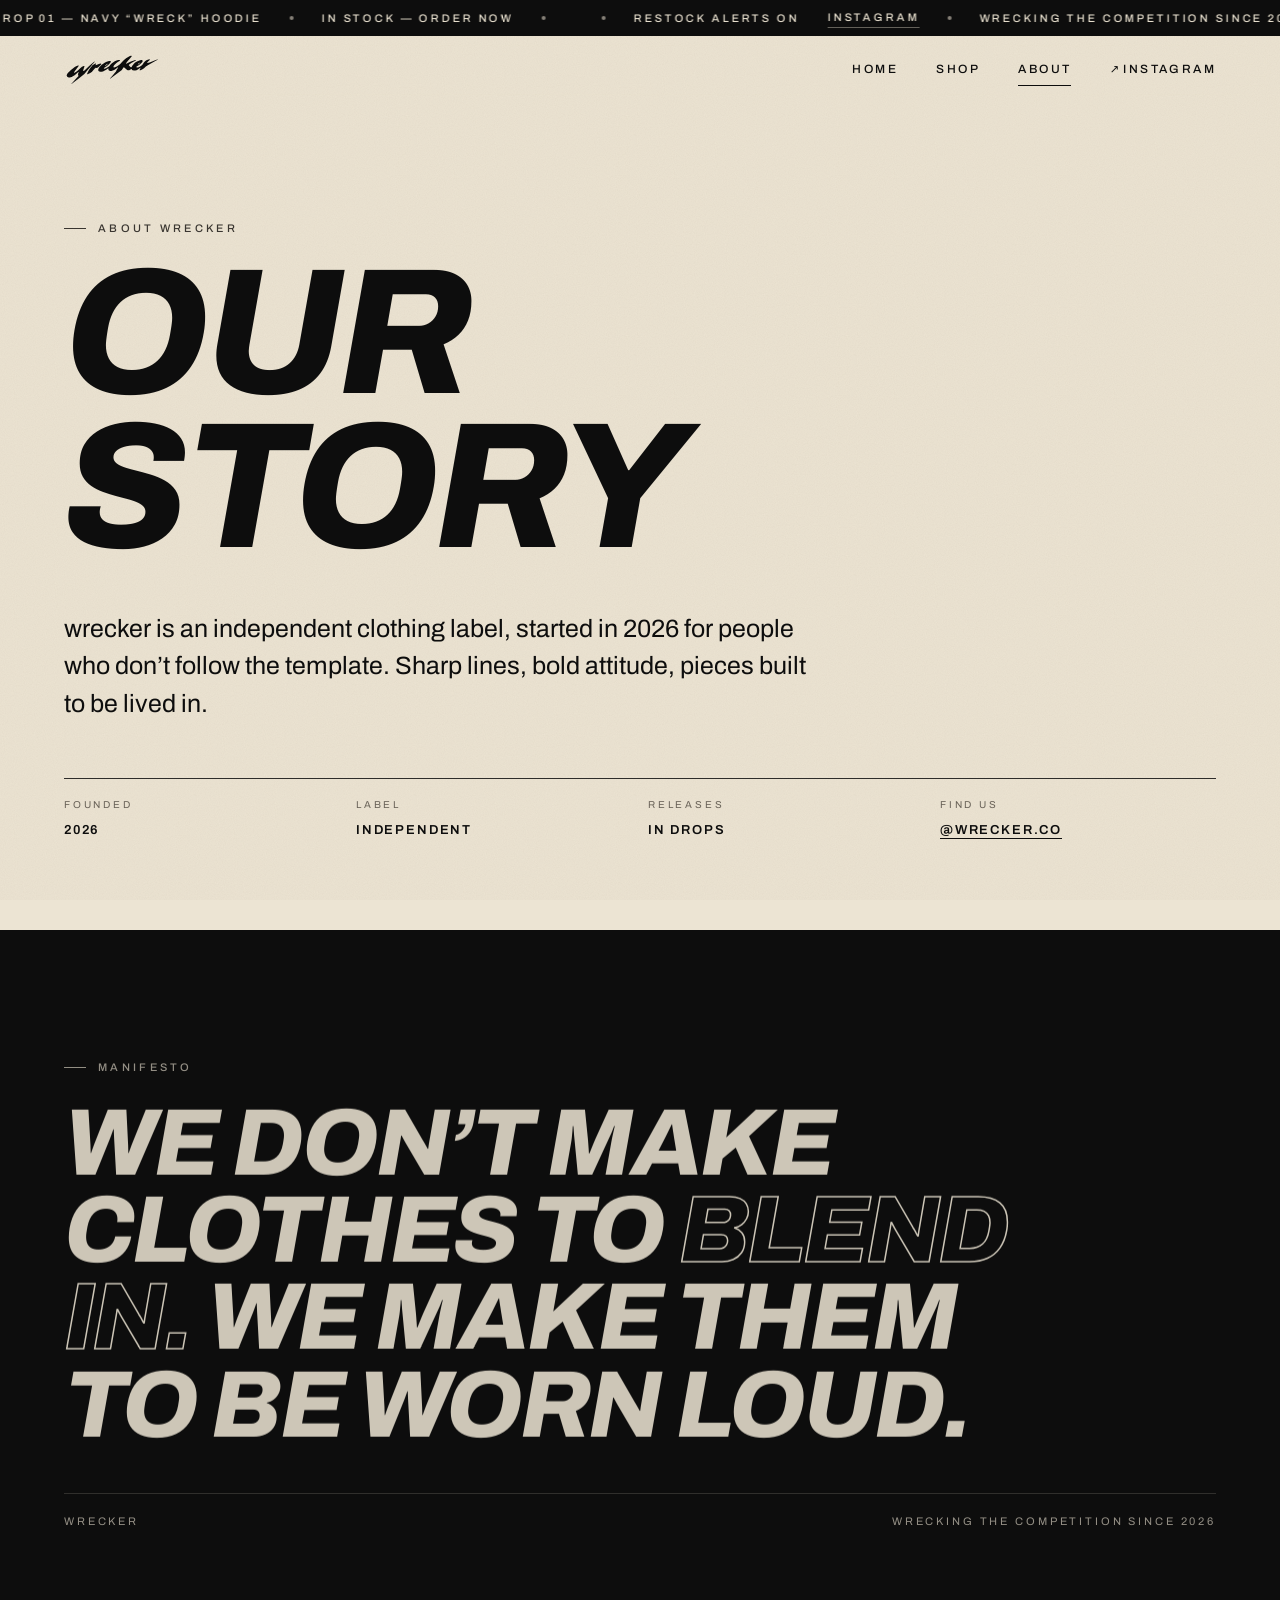
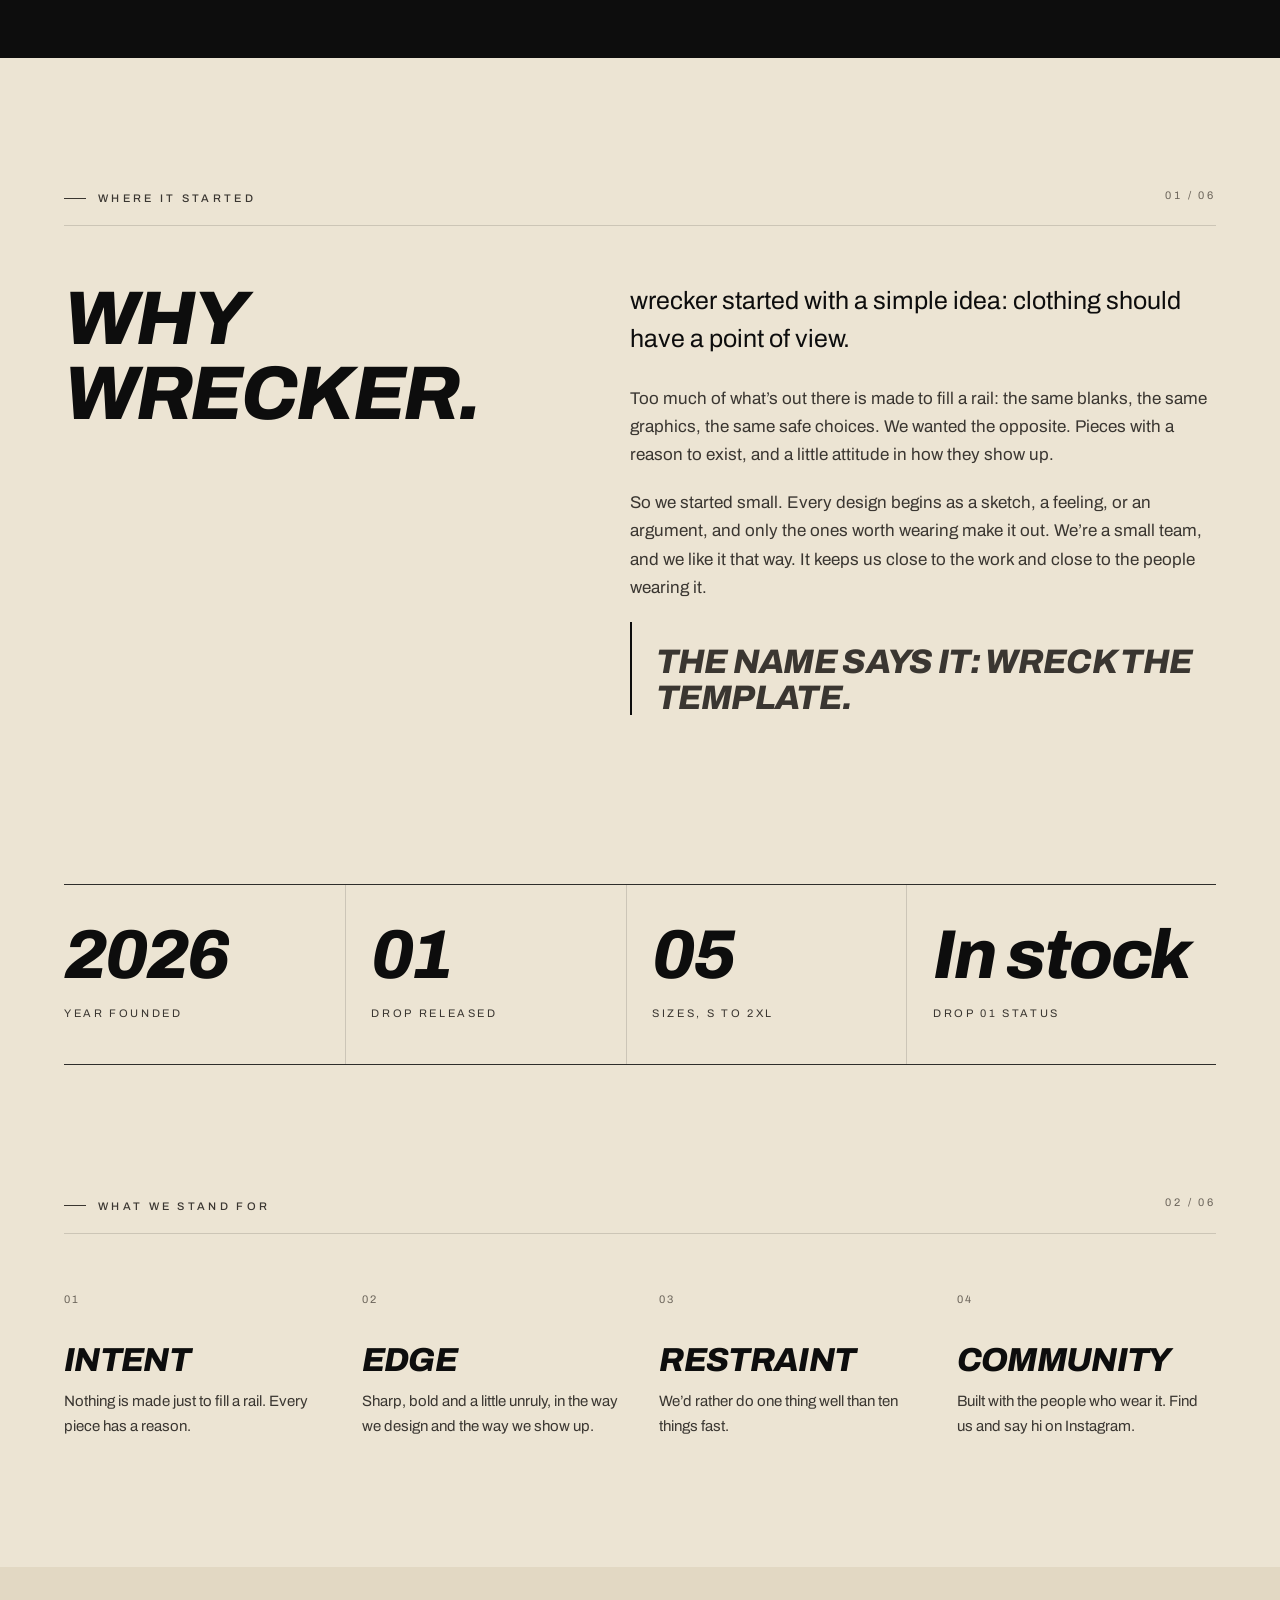
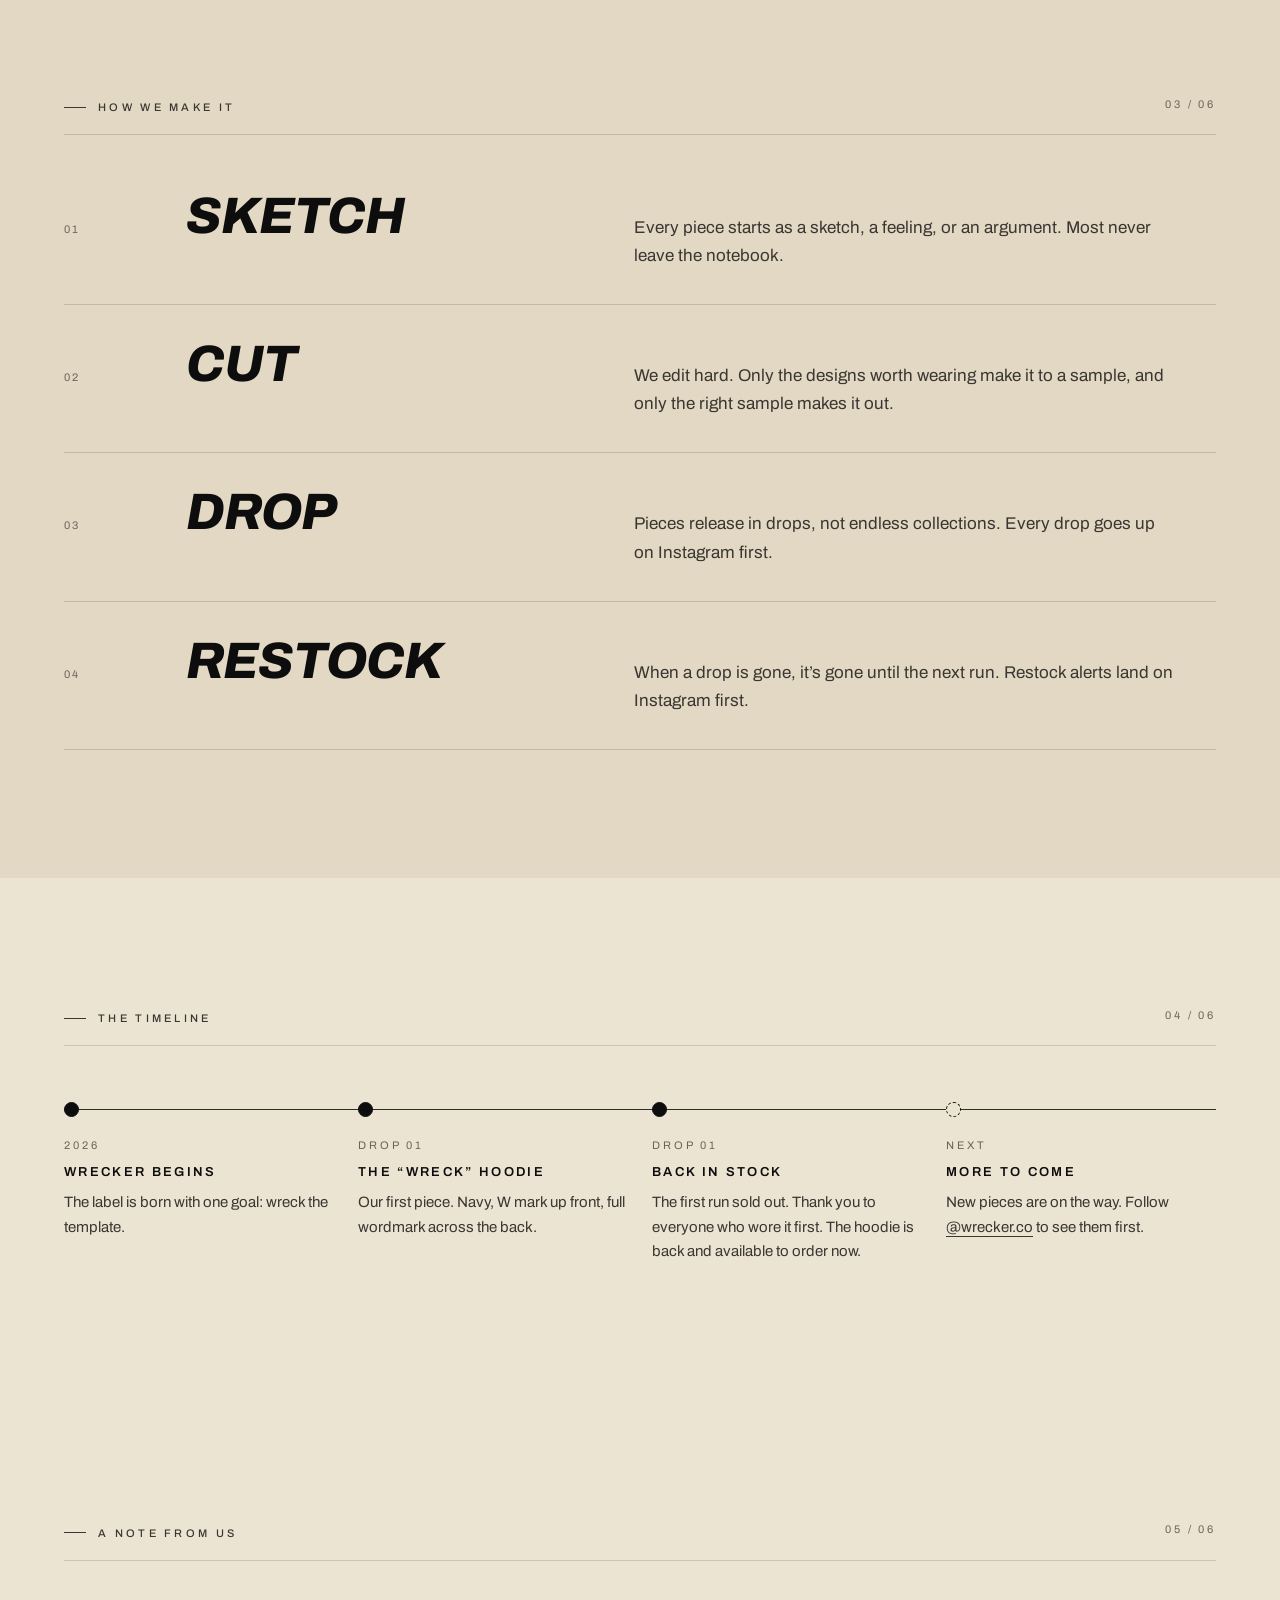
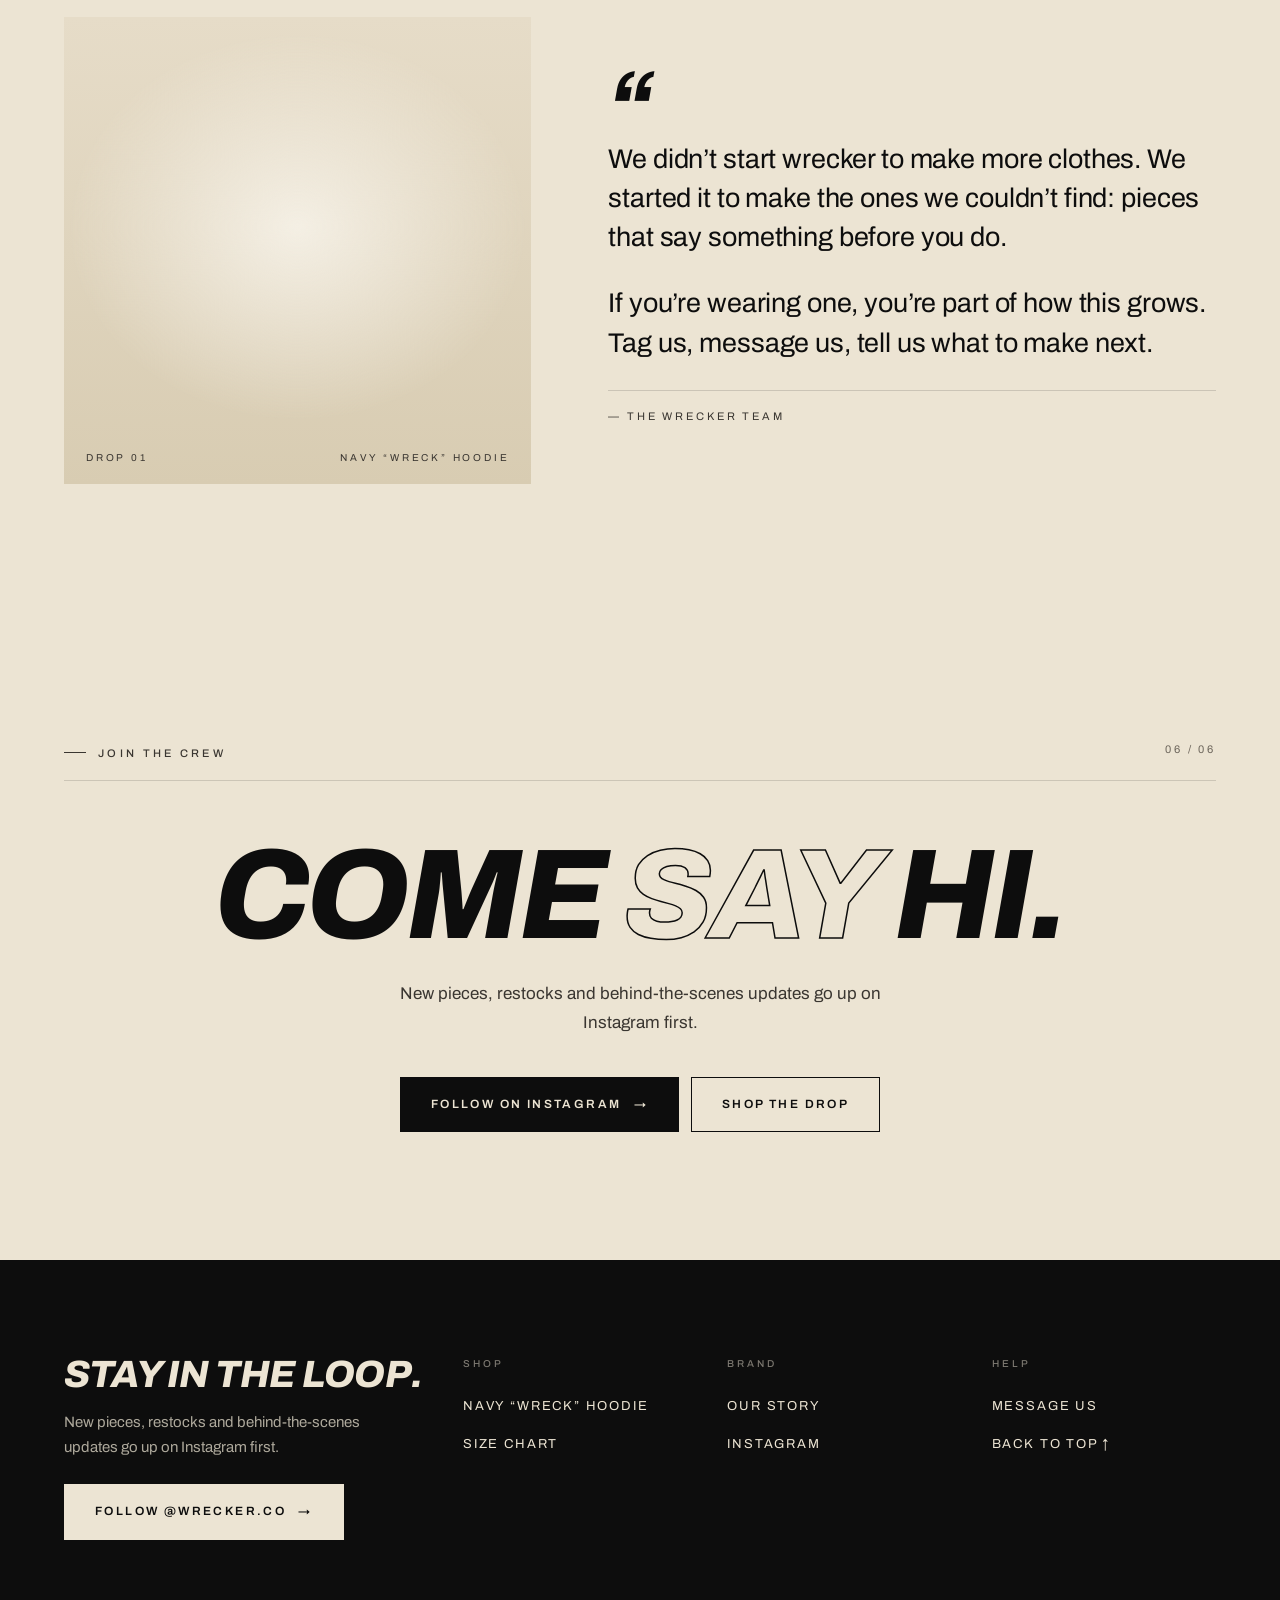
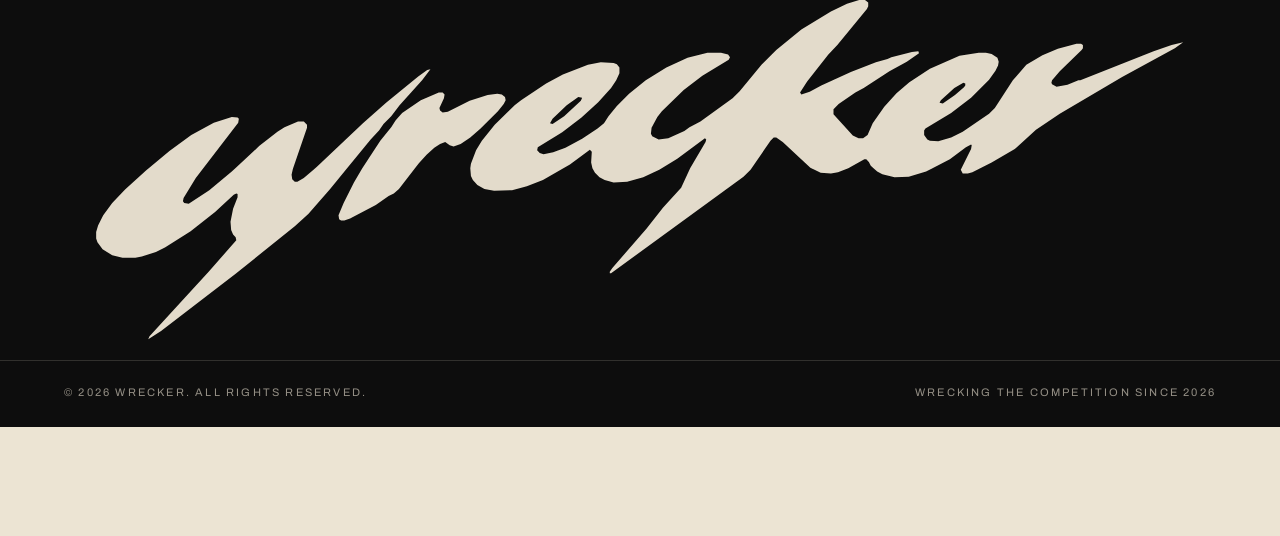
<file: about.html>
<!doctype html>
<html lang="en">
<head>
  <meta charset="utf-8" />
  <title>Our story &mdash; wrecker</title>
  <meta name="robots" content="noindex" />
  <link rel="canonical" href="our-story.html" />
  <meta http-equiv="refresh" content="0; url=our-story.html" />
</head>
<body style="background:#ece4d3;font-family:system-ui,sans-serif">
  <p>This page has moved to <a href="our-story.html">our story</a>.</p>
</body>
</html>
</file>
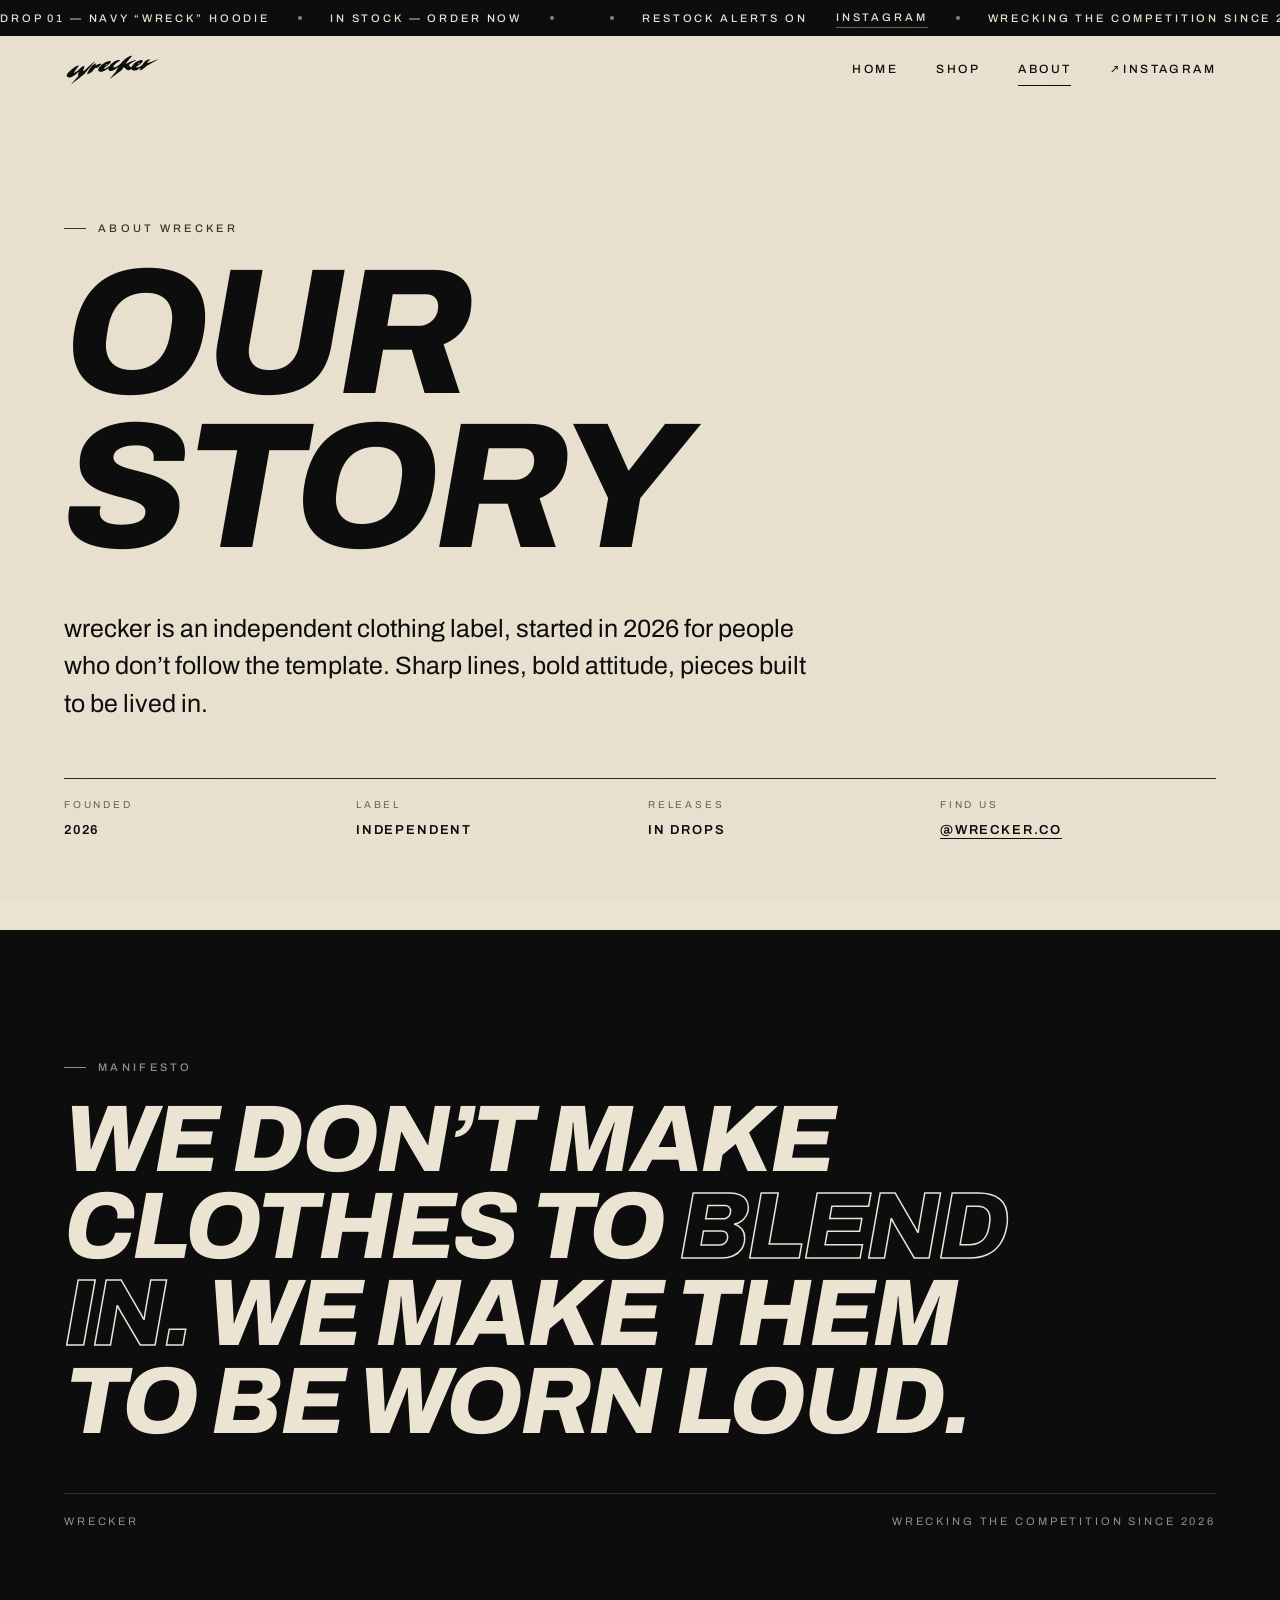
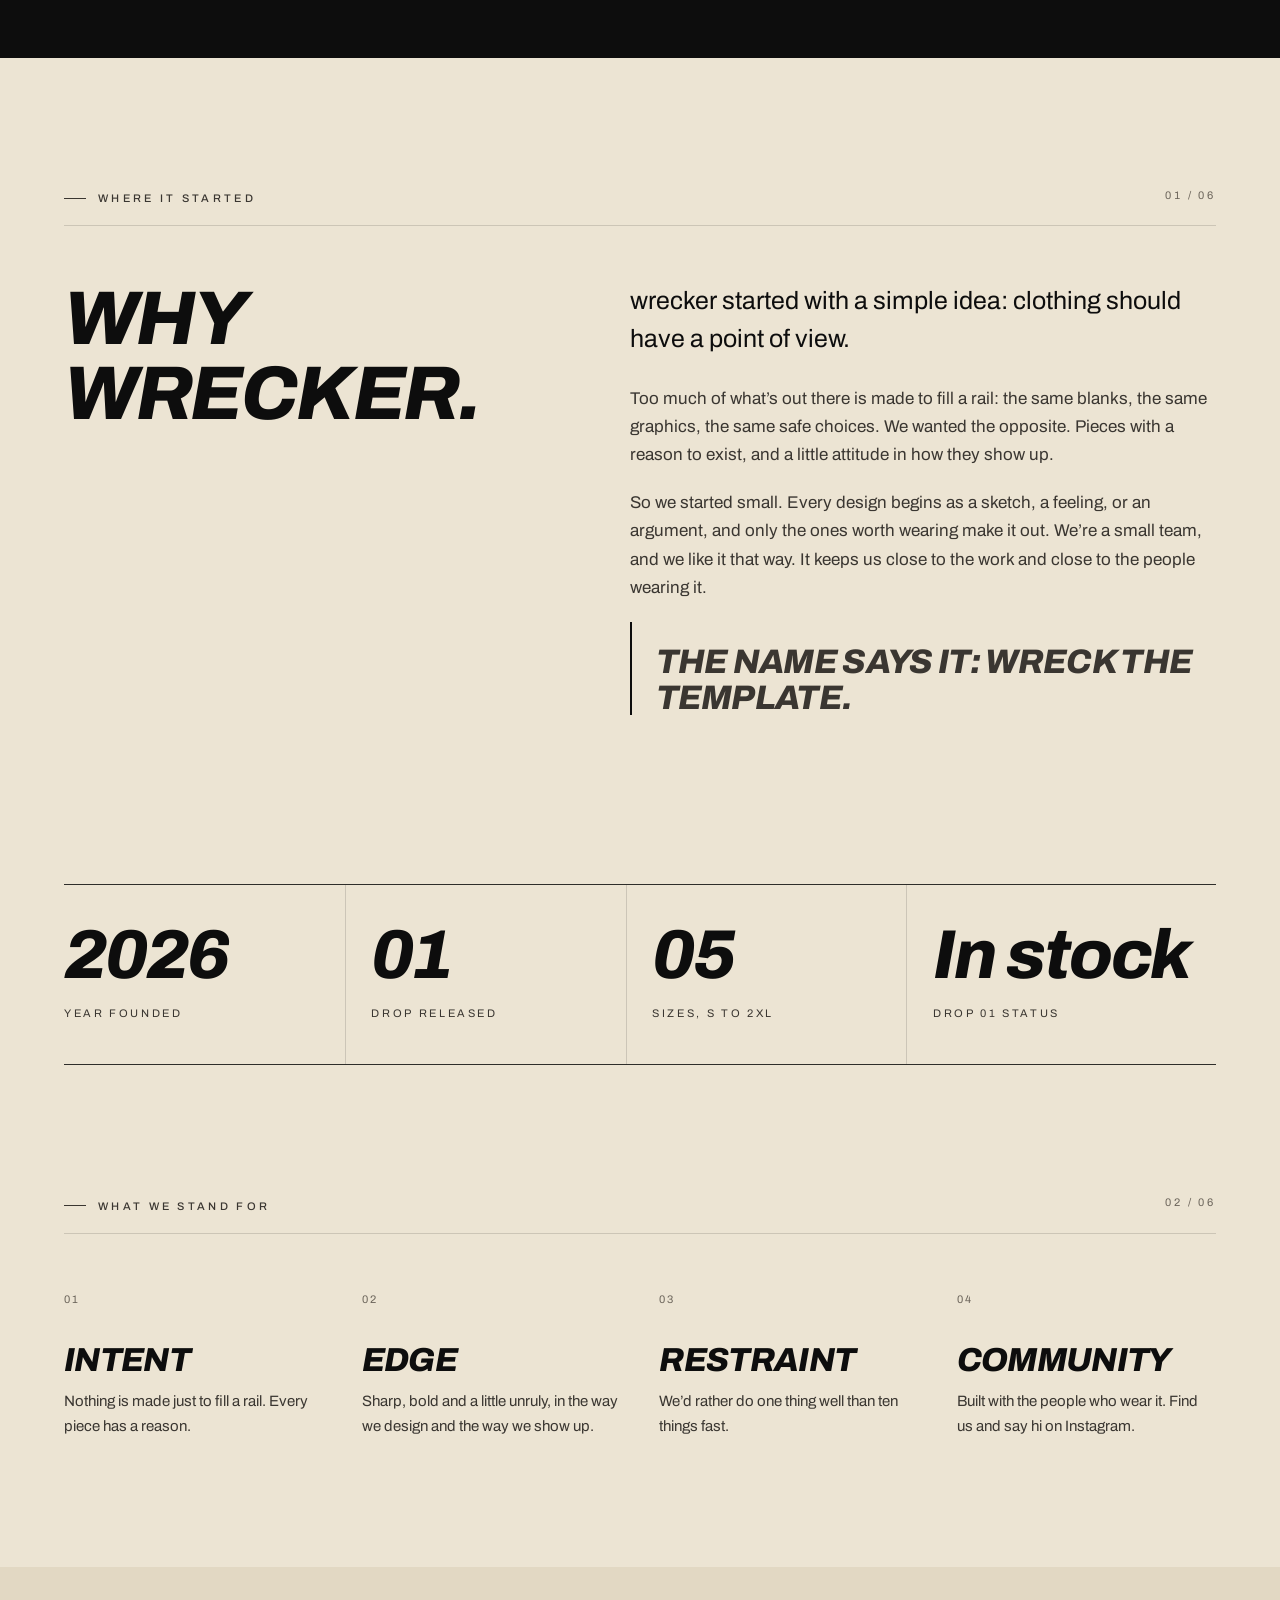
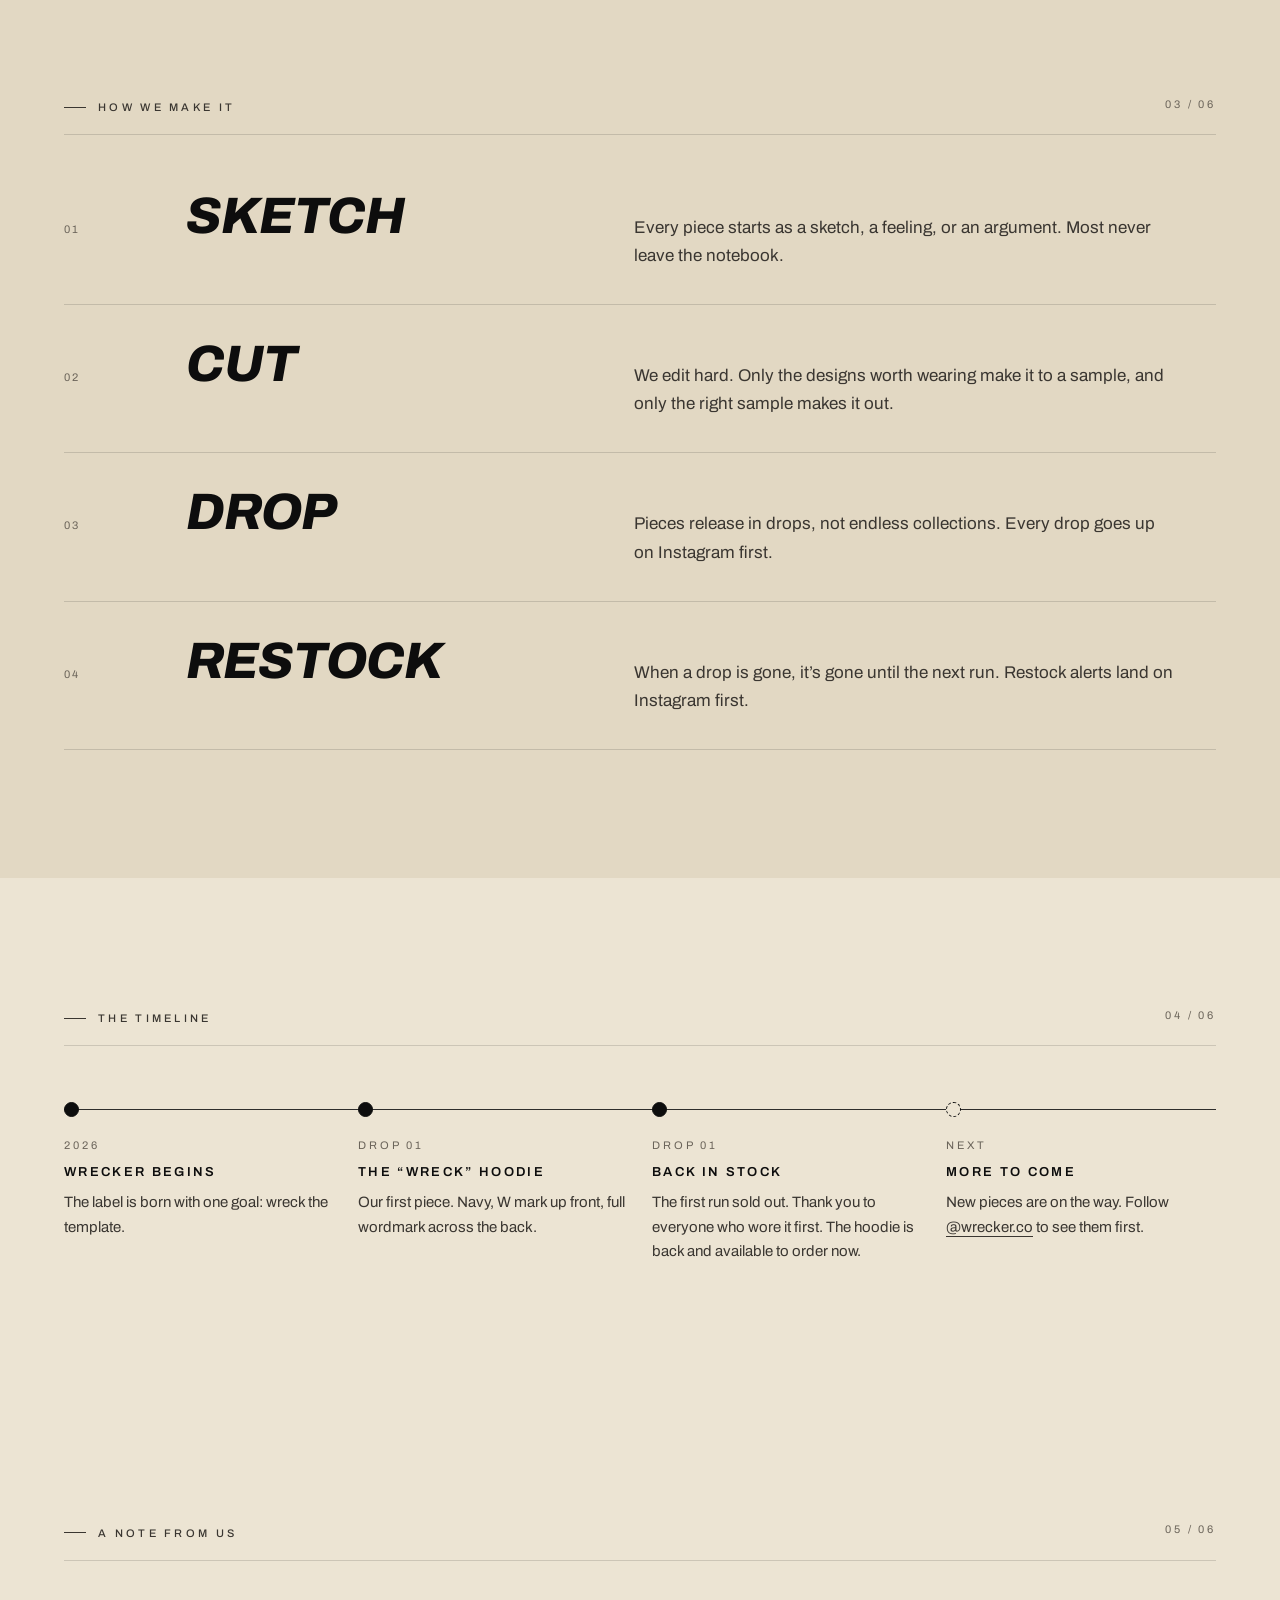
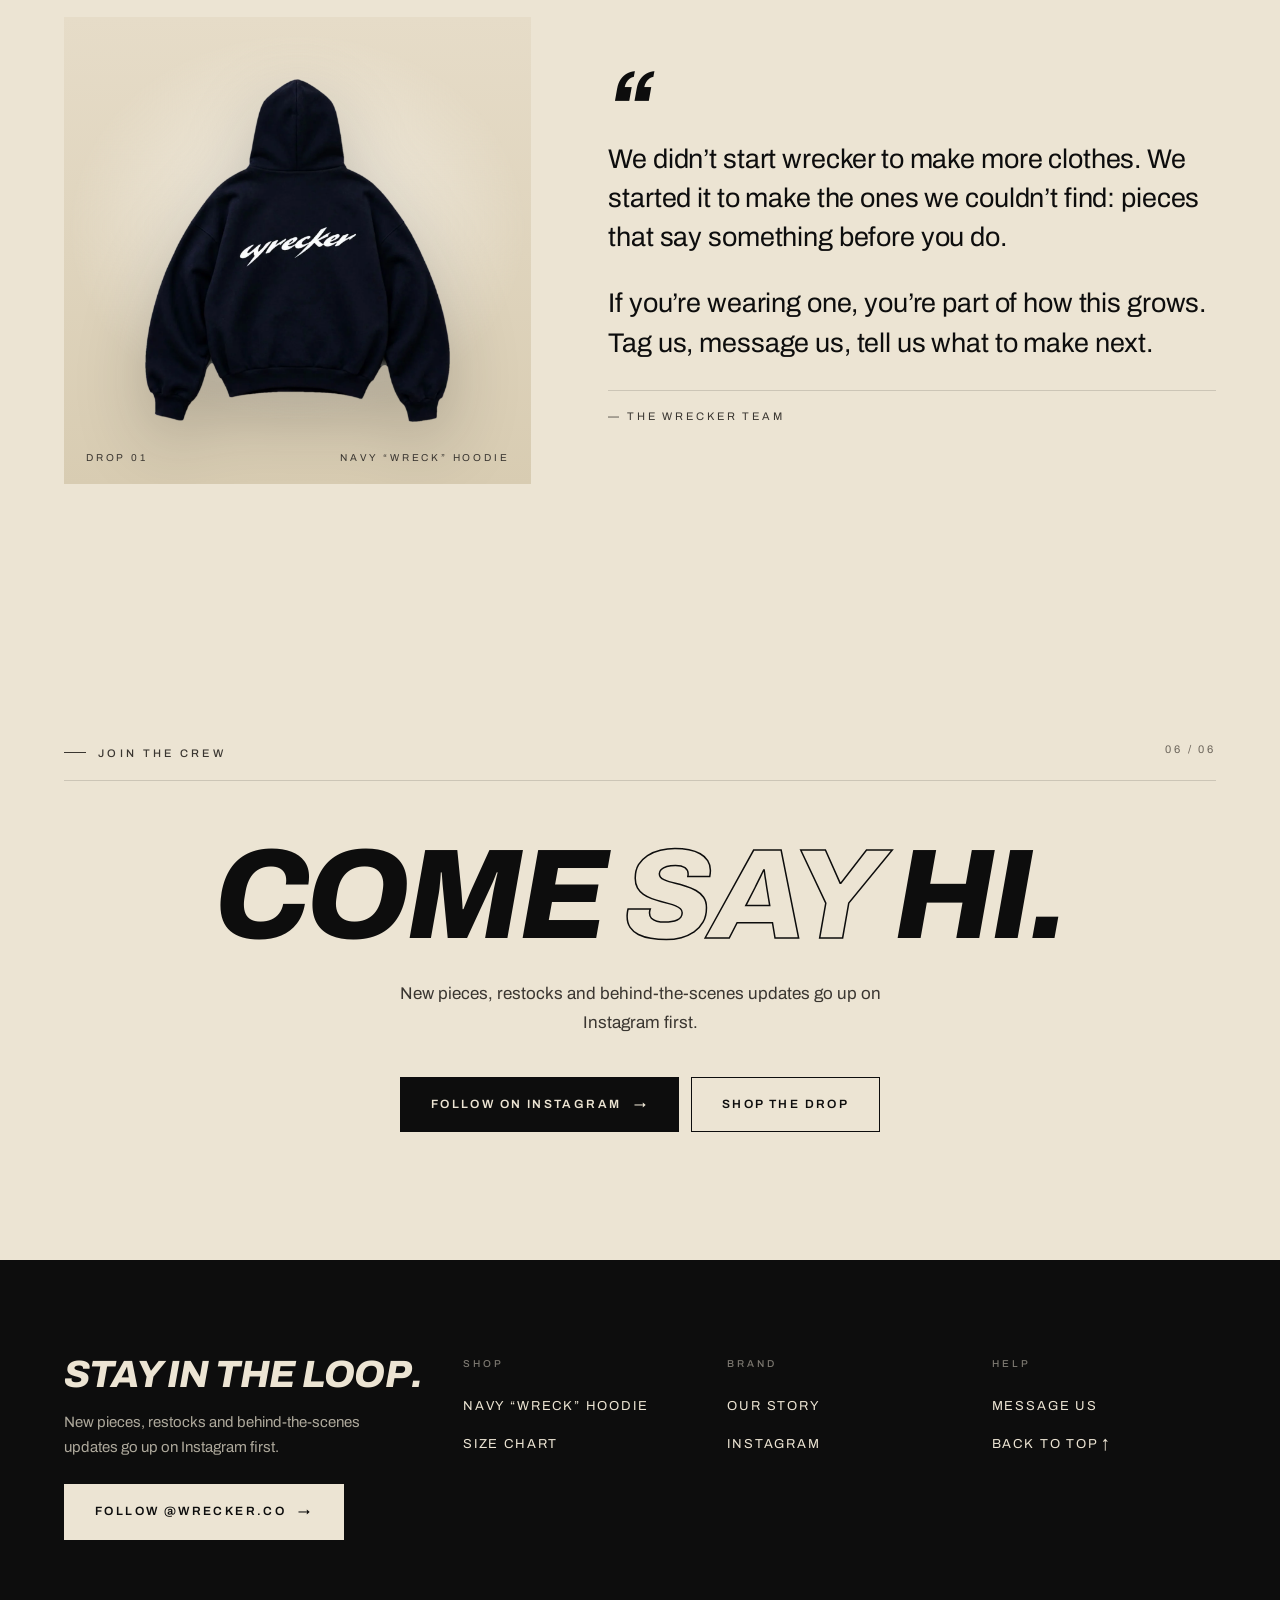
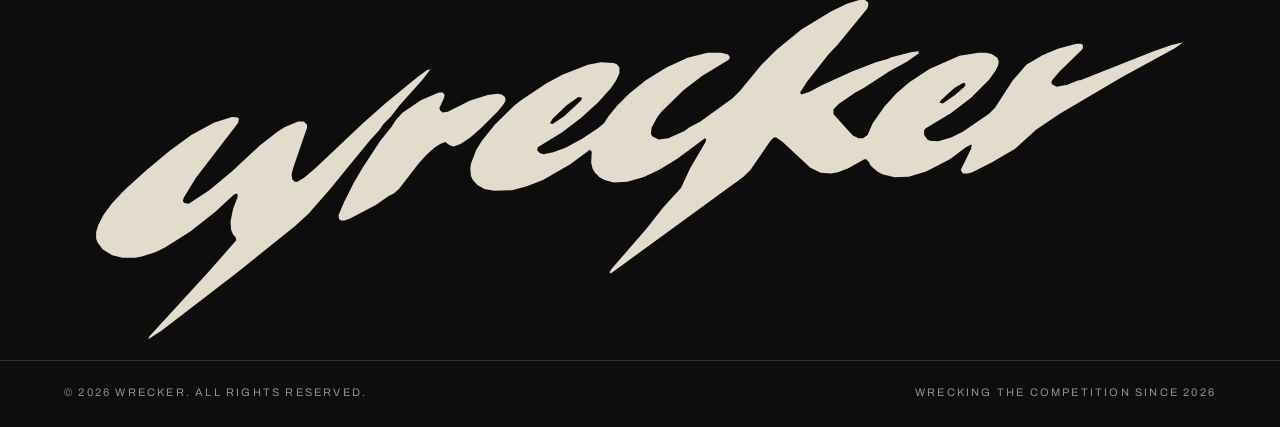
<file: our-story (1).html>
<!doctype html>
<html lang="en">
<head>
  <meta charset="utf-8" />
  <meta name="viewport" content="width=device-width, initial-scale=1, viewport-fit=cover" />
  <title>Our story &mdash; wrecker</title>
  <meta name="description" content="The story behind wrecker." />
  <meta name="theme-color" content="#ece4d3" />
  <meta property="og:site_name" content="wrecker" />
  <meta property="og:type" content="website" />
  <meta property="og:title" content="Our story &mdash; wrecker" />
  <meta property="og:description" content="The story behind wrecker." />
  <meta property="og:image" content="hoodie-back.png" />
  <meta name="twitter:card" content="summary_large_image" />
  <link rel="icon" href="wrecker-icon.svg" type="image/svg+xml" />
  <link rel="preconnect" href="https://fonts.googleapis.com" />
  <link rel="preconnect" href="https://fonts.gstatic.com" crossorigin />
  <link rel="stylesheet" href="wrecker.css" />
  <script>document.documentElement.classList.add("js");</script>
</head>
<body id="top">
  <svg width="0" height="0" style="position:absolute" aria-hidden="true" focusable="false"><symbol id="wm" viewBox="0 0 448.00 147.75"><path fill-rule="evenodd" d="M171.50 45.50 L170.25 44.50 L168.50 44.25 L164.75 44.75 L157.75 47.00 L149.25 51.25 L147.25 51.50 L146.25 50.75 L146.00 49.75 L147.75 46.00 L148.00 44.50 L147.25 43.75 L145.75 43.75 L138.75 46.75 L131.50 51.75 L129.00 54.50 L127.25 57.25 L123.00 62.50 L116.00 73.25 L112.75 78.75 L108.75 86.75 L106.75 91.50 L107.00 93.00 L107.75 93.50 L109.00 93.50 L111.25 92.75 L121.25 87.50 L126.25 84.00 L128.25 83.00 L130.25 81.25 L138.00 71.25 L141.00 68.00 L144.00 65.25 L146.25 63.75 L148.25 63.00 L150.00 64.25 L151.50 64.75 L154.25 63.75 L158.00 61.25 L162.00 57.75 L168.75 51.00 L171.00 48.25 L171.75 46.75ZM142.50 34.75 L141.25 35.00 L137.75 37.50 L125.25 47.75 L116.25 55.75 L98.25 72.75 L93.25 77.00 L90.75 78.50 L89.75 78.50 L88.75 77.50 L88.50 75.75 L89.00 73.50 L94.50 57.50 L94.50 56.25 L93.25 55.00 L91.00 55.00 L85.75 57.25 L83.00 59.00 L76.00 64.50 L65.25 74.50 L56.50 81.75 L48.50 87.00 L46.75 86.75 L46.25 86.00 L46.50 84.75 L51.25 77.00 L67.75 55.50 L68.00 54.00 L67.50 53.50 L65.25 53.25 L58.25 55.50 L49.50 60.25 L41.00 66.50 L32.00 74.00 L23.75 81.50 L18.75 86.75 L15.25 91.50 L13.25 95.50 L12.50 98.00 L12.50 100.50 L13.00 102.00 L15.00 104.75 L18.75 107.00 L22.75 108.00 L27.75 108.00 L30.25 107.50 L35.75 105.75 L39.25 104.00 L49.25 97.75 L58.75 90.25 L66.00 83.50 L67.00 83.00 L67.50 83.25 L67.50 84.50 L65.75 89.00 L64.75 94.00 L65.00 97.25 L65.75 99.00 L66.75 100.00 L67.00 101.25 L56.25 113.50 L33.25 138.50 L32.75 139.75 L37.75 136.50 L66.75 114.25 L89.75 95.75 L95.00 91.00 L103.50 81.25 L119.25 62.00 L122.50 58.50 L124.25 56.00 L127.25 53.00 L130.50 48.75 L139.25 39.00ZM435.25 24.25 L430.75 25.25 L423.75 27.75 L395.25 39.00 L394.50 39.00 L390.25 40.75 L386.00 41.50 L384.25 40.50 L384.00 40.00 L384.25 39.00 L387.25 35.50 L395.75 27.25 L396.25 26.50 L396.25 25.25 L395.50 24.75 L393.75 24.75 L386.50 26.75 L380.50 29.25 L374.25 33.00 L369.00 39.00 L362.00 49.75 L359.75 52.00 L349.50 59.00 L345.00 61.25 L340.00 62.75 L336.75 62.50 L335.75 62.00 L334.50 60.25 L334.50 58.50 L335.00 57.75 L345.00 51.75 L352.75 45.75 L359.75 38.75 L362.25 35.25 L363.25 33.25 L363.50 31.75 L363.00 30.25 L360.75 28.75 L358.50 28.25 L355.75 28.25 L348.25 29.50 L336.75 34.50 L328.75 39.75 L323.75 44.00 L319.00 49.25 L314.50 55.75 L312.50 60.25 L310.75 61.50 L309.00 61.50 L306.75 60.50 L299.25 52.25 L299.25 50.25 L301.25 48.25 L307.75 43.75 L311.00 42.00 L321.00 35.50 L327.75 31.75 L332.50 28.50 L332.25 27.75 L329.75 28.00 L321.75 30.00 L320.25 30.75 L315.75 32.00 L306.00 35.75 L294.50 41.00 L290.00 43.50 L286.75 44.50 L286.25 43.75 L289.00 39.50 L297.25 29.00 L300.75 25.25 L312.25 11.25 L312.75 10.25 L312.75 8.75 L311.50 7.75 L309.25 7.75 L304.50 9.25 L298.25 12.25 L286.75 19.25 L277.00 27.25 L271.25 33.00 L262.75 43.25 L260.00 46.00 L247.50 55.00 L243.25 57.25 L241.25 58.75 L235.00 61.50 L231.25 62.00 L228.75 60.75 L228.25 59.75 L228.50 57.50 L230.75 53.25 L232.50 51.00 L241.00 42.75 L248.25 37.25 L258.50 31.00 L259.00 30.00 L258.25 29.00 L255.50 28.25 L250.25 28.25 L242.50 30.25 L234.25 34.00 L226.25 39.00 L219.75 44.25 L215.00 49.00 L211.75 53.00 L210.00 55.75 L207.50 57.75 L201.50 61.75 L195.00 65.25 L190.25 67.00 L186.50 67.75 L185.00 67.25 L184.00 66.25 L184.25 65.00 L193.75 59.25 L201.25 53.50 L207.75 47.50 L212.75 42.00 L214.75 39.00 L216.00 36.25 L216.00 34.00 L215.00 32.75 L213.75 32.25 L208.75 32.00 L203.75 33.00 L194.00 36.75 L187.50 40.25 L177.75 46.75 L175.25 48.75 L167.50 56.25 L162.50 62.50 L160.25 66.25 L158.25 71.50 L158.00 73.25 L158.25 76.25 L159.00 77.75 L160.75 79.75 L163.50 81.25 L167.25 82.00 L174.25 81.75 L180.00 80.25 L186.25 77.75 L196.75 71.75 L204.50 66.00 L205.25 66.75 L205.00 71.00 L205.50 73.25 L206.50 75.00 L208.25 76.75 L210.25 77.75 L213.75 78.75 L219.00 78.50 L225.25 76.75 L231.50 73.75 L238.50 69.50 L249.25 61.50 L249.75 62.00 L249.50 63.00 L243.50 73.25 L240.00 80.75 L233.00 88.50 L226.50 96.75 L213.25 112.00 L212.25 113.50 L212.25 114.00 L212.75 114.00 L264.25 76.50 L267.00 73.75 L274.75 62.50 L276.00 61.25 L277.00 61.25 L279.50 63.00 L290.25 73.00 L294.25 75.00 L298.25 75.25 L301.00 74.75 L305.00 73.25 L311.25 69.75 L312.00 69.75 L313.00 70.75 L313.75 72.25 L316.25 74.50 L318.25 75.50 L323.00 76.75 L328.50 76.50 L335.25 74.50 L344.50 69.75 L350.75 65.00 L352.75 64.00 L353.00 64.25 L352.75 65.75 L348.75 73.75 L349.50 75.25 L351.50 75.25 L353.25 74.75 L360.75 71.00 L369.75 65.75 L378.00 58.25 L387.25 52.00 L411.50 37.75 L432.00 26.50ZM201.50 45.75 L201.00 47.00 L194.50 53.00 L190.00 56.00 L189.00 55.75 L190.00 54.00 L195.50 48.75 L200.00 45.50ZM350.50 40.25 L350.50 41.00 L350.00 41.75 L346.50 44.75 L341.75 48.00 L340.50 47.75 L341.00 46.75 L346.25 42.00 L349.75 40.00Z"/></symbol><symbol id="wmk" viewBox="0 0 226.25 160.75"><path fill-rule="evenodd" d="M204.25 39.00 L202.75 39.25 L185.75 48.00 L160.50 60.00 L150.75 63.75 L147.50 64.50 L144.75 64.50 L144.00 64.25 L143.00 63.25 L143.25 61.25 L153.50 49.50 L157.50 44.00 L159.75 39.50 L159.50 37.00 L157.25 35.75 L154.50 35.75 L149.50 37.00 L147.00 38.25 L143.50 40.75 L137.75 46.50 L130.25 56.75 L127.75 61.00 L120.25 71.75 L115.50 76.25 L114.25 77.00 L112.00 77.50 L110.75 77.00 L109.75 76.00 L109.50 75.25 L109.50 72.75 L110.50 68.25 L114.75 57.50 L117.50 52.00 L122.00 44.50 L122.00 43.50 L121.00 42.75 L118.75 43.00 L113.50 45.25 L108.75 48.25 L101.75 54.00 L91.50 63.25 L84.00 69.25 L78.50 73.00 L69.00 78.00 L65.50 79.00 L60.25 78.75 L58.25 77.00 L57.75 76.00 L57.75 74.00 L59.25 70.75 L60.75 68.50 L65.00 63.50 L72.75 55.75 L82.75 47.00 L92.25 39.75 L101.25 33.75 L110.75 28.25 L111.25 27.75 L111.25 26.75 L110.00 26.00 L106.25 26.00 L106.00 26.25 L101.00 26.50 L93.25 28.25 L88.50 30.00 L87.75 30.00 L82.25 32.25 L66.50 40.00 L52.00 49.00 L41.25 57.25 L31.75 66.25 L26.00 73.50 L22.75 80.00 L21.75 84.00 L21.75 88.75 L24.00 94.25 L27.00 97.25 L30.50 99.25 L37.75 101.00 L45.25 101.00 L49.00 100.50 L59.25 97.50 L68.25 93.00 L78.25 86.50 L79.50 85.25 L84.75 81.50 L90.75 76.00 L91.75 76.25 L91.75 77.50 L90.00 83.25 L89.75 88.25 L90.75 91.75 L93.50 95.00 L93.50 95.50 L78.75 111.75 L62.25 130.75 L59.75 134.50 L60.25 134.50 L75.00 122.50 L85.75 114.75 L88.00 112.75 L105.50 100.75 L107.50 99.75 L116.25 93.75 L125.50 88.25 L133.75 82.75 L142.75 77.50 L143.50 76.75 L154.50 70.50 L160.25 66.75 L164.50 64.50 L178.50 55.75 L186.00 51.50 L188.25 49.75 L200.50 42.25Z"/></symbol></svg>

  <a class="skip" href="#main">Skip to content</a>
  <div class="announce" role="region" aria-label="Announcement">
    <div class="announce-track"><span>Drop 01 &mdash; Navy &ldquo;Wreck&rdquo; Hoodie</span><span><span data-stock>In stock &mdash; order now</span></span><span>Restock alerts on <a href="https://www.instagram.com/wrecker.co/" target="_blank" rel="noopener">Instagram</a></span><span>Wrecking the competition since 2026</span><span>Drop 01 &mdash; Navy &ldquo;Wreck&rdquo; Hoodie</span><span><span aria-hidden="true" data-stock>In stock &mdash; order now</span></span><span>Restock alerts on <a href="https://www.instagram.com/wrecker.co/" target="_blank" rel="noopener">Instagram</a></span><span>Wrecking the competition since 2026</span></div>
  </div>
  <header class="site-header">
    <div class="inner">
      <a class="brand" href="/" aria-label="wrecker, home"><svg class="logo" viewBox="0 0 448.00 147.75" aria-hidden="true" focusable="false"><use href="#wm"/></svg></a>
      <nav class="nav" aria-label="Main">
        <a href="/">Home</a>
        <a href="/#preorder">Shop</a>
        <a href="our-story.html" aria-current="page">About</a>
        <a class="ext" href="https://www.instagram.com/wrecker.co/" target="_blank" rel="noopener">Instagram</a>
      </nav>
      <button class="menu-btn" type="button" aria-expanded="false" aria-controls="mobile-menu"><span class="lbl">Menu</span><span class="bars" aria-hidden="true"></span></button>
    </div>
  </header>
  <div class="mobile-menu" id="mobile-menu" aria-hidden="true">
    <nav aria-label="Mobile">
      <ol>
        <li><a href="/">Home</a></li>
        <li><a href="/#preorder">Shop</a></li>
        <li><a href="our-story.html" aria-current="page">About</a></li>
        <li><a href="https://www.instagram.com/wrecker.co/" target="_blank" rel="noopener">Instagram</a></li>
      </ol>
    </nav>
    <div class="mm-foot"><span>Est. 2026</span><a class="link" href="https://ig.me/m/wrecker.co" target="_blank" rel="noopener">Message us</a></div>
  </div>

  <main id="main">
<!-- =====================================================================
     wrecker — ABOUT SECTION
     Paste this whole block inside <main id="main"> ... </main>
     (on our-story.html, replace everything that is currently inside <main>).
     It uses the site's fonts and colours from wrecker.css and needs no extra JS.
     Lines marked EDIT are where your real details go.
===================================================================== -->
<style>
  .ab { --ab-line: rgba(13,13,13,.14); --ab-strong: rgba(13,13,13,.85); }
  .ab-wrap { max-width: var(--max, 1280px); margin: 0 auto; padding-inline: var(--gutter, clamp(20px,5vw,64px)); }
  .ab-pad { padding-block: clamp(64px, 10vw, 128px); }
  .ab-eyebrow { display: flex; align-items: center; gap: 12px; margin: 0 0 20px; font-size: 11px; font-weight: 500; letter-spacing: .3em; text-transform: uppercase; color: var(--ink-soft, #3a3631); }
  .ab-eyebrow::before { content: ""; width: 22px; height: 1px; background: currentColor; }
  .ab-head { display: flex; justify-content: space-between; align-items: baseline; gap: 20px; margin-bottom: clamp(32px, 5vw, 56px); padding-bottom: 18px; border-bottom: 1px solid var(--ab-line); }
  .ab-head .ab-eyebrow { margin: 0; }
  .ab-idx { font-size: 11px; letter-spacing: .26em; text-transform: uppercase; color: #6b645a; font-variant-numeric: tabular-nums; }
  .ab-display { font-family: var(--font-display, "Archivo", sans-serif); font-style: italic; font-weight: 800; text-transform: uppercase; letter-spacing: -.03em; line-height: .92; margin: 0; text-wrap: balance; }
  .ab-outline { color: transparent; -webkit-text-stroke: 1.5px var(--cream, #ece4d3); }
  .ab-outline-ink { color: transparent; -webkit-text-stroke: 1.5px var(--ink, #0d0d0d); }

  /* 1 — opener */
  .ab-hero { padding-block: clamp(56px, 9vw, 120px) clamp(40px, 6vw, 72px); }
  .ab-hero h1 { font-size: clamp(60px, 14vw, 200px); line-height: .86; }
  .ab-hero h1 span { display: block; }
  .ab-position { margin: clamp(28px, 4vw, 44px) 0 0; max-width: 30em; font-size: clamp(19px, 2.2vw, 25px); line-height: 1.5; }
  .ab-meta { display: grid; grid-template-columns: repeat(4, 1fr); gap: 16px; margin-top: clamp(32px, 5vw, 56px); padding-top: 18px; border-top: 1px solid var(--ab-strong); }
  .ab-meta dt { font-size: 10px; letter-spacing: .28em; text-transform: uppercase; color: #6b645a; margin-bottom: 6px; }
  .ab-meta dd { margin: 0; font-size: 13px; font-weight: 600; letter-spacing: .14em; text-transform: uppercase; }

  /* 2 — manifesto */
  .ab-manifesto { background: var(--ink, #0d0d0d); color: var(--cream, #ece4d3); }
  .ab-manifesto .ab-eyebrow { color: rgba(236,228,211,.6); }
  .ab-manifesto p.ab-display { font-size: clamp(40px, 7.4vw, 108px); }
  .ab-manifesto .ab-sign { margin: clamp(28px, 4vw, 48px) 0 0; display: flex; justify-content: space-between; gap: 16px; flex-wrap: wrap; font-size: 11px; letter-spacing: .26em; text-transform: uppercase; color: rgba(236,228,211,.6); border-top: 1px solid rgba(236,228,211,.16); padding-top: 18px; }

  /* 3 — story */
  .ab-two { display: grid; grid-template-columns: 1fr 1.2fr; gap: clamp(28px, 6vw, 100px); align-items: start; }
  .ab-two > * { min-width: 0; }
  .ab-two h2 { font-size: clamp(36px, 6vw, 76px); line-height: .98; position: sticky; top: calc(var(--header-h, 68px) + 32px); }
  .ab-lead { font-size: clamp(19px, 2.2vw, 25px); line-height: 1.5; margin: 0 0 1.1em; max-width: 28em; }
  .ab-two p:not(.ab-lead) { margin: 0 0 1.2em; max-width: 36em; color: var(--ink-soft, #3a3631); }
  .ab-pull { margin: 36px 0 0; padding: 22px 0 0 24px; border-left: 2px solid var(--ink, #0d0d0d); font-family: var(--font-display, "Archivo", sans-serif); font-style: italic; font-weight: 800; text-transform: uppercase; letter-spacing: -.02em; font-size: clamp(24px, 2.8vw, 34px); line-height: 1.05; }

  /* 4 — facts */
  .ab-facts { display: grid; grid-template-columns: repeat(4, 1fr); border-block: 1px solid var(--ab-strong); }
  .ab-facts > div { padding: clamp(24px, 3vw, 40px) clamp(14px, 2vw, 28px); border-left: 1px solid var(--ab-line); }
  .ab-facts > div:first-child { border-left: 0; padding-left: 0; }
  .ab-facts strong { display: block; font-family: var(--font-display, "Archivo", sans-serif); font-style: italic; font-weight: 800; letter-spacing: -.03em; font-size: clamp(40px, 5.4vw, 76px); line-height: .9; margin-bottom: 12px; font-variant-numeric: tabular-nums; }
  .ab-facts span { font-size: 11px; letter-spacing: .24em; text-transform: uppercase; color: var(--ink-soft, #3a3631); }

  /* 5 — values */
  .ab-values { list-style: none; margin: 0; padding: 0; display: grid; grid-template-columns: repeat(4, 1fr); gap: clamp(20px, 3vw, 40px); counter-reset: v; }
  .ab-values li { counter-increment: v; min-width: 0; color: var(--ink-soft, #3a3631); font-size: 15px; }
  .ab-values li::before { content: "0" counter(v); display: block; margin-bottom: clamp(20px, 3vw, 36px); font-size: 11px; letter-spacing: .2em; color: #6b645a; }
  .ab-values strong { display: block; margin-bottom: 12px; color: var(--ink, #0d0d0d); font-family: var(--font-display, "Archivo", sans-serif); font-style: italic; font-weight: 800; text-transform: uppercase; letter-spacing: -.02em; font-size: clamp(26px, 2.6vw, 34px); line-height: 1; }

  /* 6 — process */
  .ab-process { background: var(--cream-deep, #e2d8c3); }
  .ab-steps { list-style: none; margin: 0; padding: 0; counter-reset: s; }
  .ab-steps li { counter-increment: s; display: grid; grid-template-columns: 90px 1fr 1.4fr; gap: 12px 32px; align-items: baseline; padding: clamp(22px, 3vw, 34px) 0; border-top: 1px solid var(--ab-line); transition: padding-left .5s cubic-bezier(.2,.7,.2,1); }
  .ab-steps li:first-child { border-top: 0; padding-top: 0; }
  .ab-steps li:last-child { border-bottom: 1px solid var(--ab-line); }
  .ab-steps li::before { content: "0" counter(s); font-size: 11px; letter-spacing: .2em; color: #6b645a; }
  .ab-steps li:hover { padding-left: 12px; }
  .ab-steps h3 { margin: 0; font-family: var(--font-display, "Archivo", sans-serif); font-style: italic; font-weight: 800; text-transform: uppercase; letter-spacing: -.02em; font-size: clamp(30px, 4vw, 52px); line-height: 1; }
  .ab-steps p { margin: 0; color: var(--ink-soft, #3a3631); max-width: 32em; }

  /* 7 — timeline */
  .ab-time { position: relative; display: grid; grid-template-columns: repeat(4, 1fr); gap: 24px; list-style: none; margin: 0; padding: 0; }
  .ab-time::before { content: ""; position: absolute; left: 0; right: 0; top: 7px; height: 1px; background: var(--ab-strong); }
  .ab-time li { position: relative; padding-top: 34px; min-width: 0; }
  .ab-time li::before { content: ""; position: absolute; top: 0; left: 0; width: 15px; height: 15px; border-radius: 50%; background: var(--cream, #ece4d3); border: 1.5px solid var(--ink, #0d0d0d); }
  .ab-time li.on::before { background: var(--ink, #0d0d0d); }
  .ab-time li.next::before { border-style: dashed; }
  .ab-time .when { display: block; margin-bottom: 8px; font-size: 11px; letter-spacing: .26em; text-transform: uppercase; color: #6b645a; }
  .ab-time strong { display: block; margin-bottom: 6px; font-size: 13px; font-weight: 600; letter-spacing: .18em; text-transform: uppercase; }
  .ab-time p { margin: 0; font-size: 15px; color: var(--ink-soft, #3a3631); }

  /* 8 — note */
  .ab-note { display: grid; grid-template-columns: 1fr 1.3fr; gap: clamp(28px, 6vw, 100px); align-items: center; }
  .ab-note > * { min-width: 0; }
  .ab-note figure { margin: 0; aspect-ratio: 1 / 1; display: grid; place-items: center; position: relative; overflow: hidden;
    background: radial-gradient(ellipse 65% 55% at 50% 45%, #f4efe4 0%, rgba(244,239,228,0) 75%), linear-gradient(180deg, #e6dcc8 0%, #d8ccb2 100%); }
  .ab-note figure picture { width: 66%; }
  .ab-note figure img { width: 100%; height: auto; filter: drop-shadow(0 26px 34px rgba(13,13,13,.22)); }
  .ab-note figcaption { position: absolute; left: 22px; right: 22px; bottom: 18px; display: flex; justify-content: space-between; font-size: 10px; letter-spacing: .28em; text-transform: uppercase; color: var(--ink-soft, #3a3631); }
  .ab-note blockquote { margin: 0; }
  .ab-note blockquote p { margin: 0 0 1em; font-size: clamp(20px, 2.3vw, 27px); line-height: 1.45; letter-spacing: -.005em; }
  .ab-note blockquote p:first-child::before { content: "\201C"; display: block; font-family: var(--font-display, "Archivo", sans-serif); font-style: italic; font-weight: 800; font-size: 90px; line-height: .6; margin-bottom: 10px; }
  .ab-note cite { display: block; margin-top: 24px; padding-top: 16px; border-top: 1px solid var(--ab-line); font-style: normal; font-size: 11px; letter-spacing: .26em; text-transform: uppercase; color: var(--ink-soft, #3a3631); }

  /* 9 — CTA */
  .ab-cta { text-align: center; }
  .ab-cta p.ab-display { font-size: clamp(48px, 10vw, 140px); }
  .ab-cta .ab-sub { margin: 26px auto 40px; max-width: 30em; color: var(--ink-soft, #3a3631); }
  .ab-cta .ab-btns { display: flex; gap: 12px; justify-content: center; flex-wrap: wrap; }

  @media (max-width: 900px) {
    .ab-two, .ab-note { grid-template-columns: 1fr; }
    .ab-two h2 { position: static; }
    .ab-values { grid-template-columns: 1fr 1fr; row-gap: 40px; }
    .ab-steps li { grid-template-columns: 50px 1fr; }
    .ab-steps p { grid-column: 2; }
    .ab-time { grid-template-columns: 1fr 1fr; row-gap: 36px; }
    .ab-time::before { display: none; }
  }
  @media (max-width: 640px) {
    .ab-meta, .ab-facts { grid-template-columns: 1fr 1fr; }
    .ab-facts > div:nth-child(3) { border-left: 0; padding-left: 0; }
    .ab-facts > div:nth-child(n+3) { border-top: 1px solid var(--ab-line); }
    .ab-values, .ab-time { grid-template-columns: 1fr; }
    .ab-head { flex-direction: column; gap: 6px; }
  }
  @media (prefers-reduced-motion: reduce) { .ab-steps li { transition: none; } }
</style>

<div class="ab">

  <!-- 1 — OPENER: who we are, in one line -->
  <header class="ab-wrap ab-hero">
    <p class="ab-eyebrow">About wrecker</p>
    <h1 class="ab-display"><span>Our</span><span>story</span></h1>
    <p class="ab-position" data-reveal>wrecker is an independent clothing label, started in 2026 for people who don&rsquo;t follow the template. Sharp lines, bold attitude, pieces built to be lived in.</p>
    <dl class="ab-meta" data-reveal>
      <div><dt>Founded</dt><dd>2026</dd></div>
      <div><dt>Label</dt><dd>Independent</dd></div>
      <div><dt>Releases</dt><dd>In drops</dd></div>
      <div><dt>Find us</dt><dd><a class="link" href="https://www.instagram.com/wrecker.co/" target="_blank" rel="noopener">@wrecker.co</a></dd></div>
    </dl>
  </header>

  <!-- 2 — MANIFESTO: the belief, said loud -->
  <section class="ab-manifesto" aria-label="Manifesto">
    <div class="ab-wrap ab-pad">
      <p class="ab-eyebrow">Manifesto</p>
      <p class="ab-display" data-reveal>We don&rsquo;t make clothes to <span class="ab-outline">blend in.</span> We make them to be worn loud.</p>
      <div class="ab-sign" data-reveal><span>wrecker</span><span>Wrecking the competition since 2026</span></div>
    </div>
  </section>

  <!-- 3 — ORIGIN: why it started -->
  <section class="ab-wrap ab-pad" aria-labelledby="ab-origin">
    <div class="ab-head"><p class="ab-eyebrow">Where it started</p><span class="ab-idx">01 / 06</span></div>
    <div class="ab-two">
      <h2 class="ab-display" id="ab-origin">Why wrecker.</h2>
      <div>
        <!-- EDIT: tell the real origin, who started it, where, and the moment it clicked -->
        <p class="ab-lead" data-reveal>wrecker started with a simple idea: clothing should have a point of view.</p>
        <p data-reveal>Too much of what&rsquo;s out there is made to fill a rail: the same blanks, the same graphics, the same safe choices. We wanted the opposite. Pieces with a reason to exist, and a little attitude in how they show up.</p>
        <p data-reveal>So we started small. Every design begins as a sketch, a feeling, or an argument, and only the ones worth wearing make it out. We&rsquo;re a small team, and we like it that way. It keeps us close to the work and close to the people wearing it.</p>
        <p class="ab-pull" data-reveal>The name says it: wreck the template.</p>
      </div>
    </div>
  </section>

  <!-- 4 — FACTS: quick proof points -->
  <section class="ab-wrap" aria-label="wrecker in numbers">
    <div class="ab-facts" data-reveal>
      <div><strong>2026</strong><span>Year founded</span></div>
      <div><strong>01</strong><span>Drop released</span></div>
      <div><strong>05</strong><span>Sizes, S to 2XL</span></div>
      <div><strong>In&nbsp;stock</strong><span>Drop 01 status</span></div>
    </div>
  </section>

  <!-- 5 — VALUES: what we stand for -->
  <section class="ab-wrap ab-pad" aria-labelledby="ab-values">
    <div class="ab-head"><p class="ab-eyebrow" id="ab-values">What we stand for</p><span class="ab-idx">02 / 06</span></div>
    <ul class="ab-values">
      <li><strong>Intent</strong>Nothing is made just to fill a rail. Every piece has a reason.</li>
      <li><strong>Edge</strong>Sharp, bold and a little unruly, in the way we design and the way we show up.</li>
      <li><strong>Restraint</strong>We&rsquo;d rather do one thing well than ten things fast.</li>
      <li><strong>Community</strong>Built with the people who wear it. Find us and say hi on Instagram.</li>
    </ul>
  </section>

  <!-- 6 — PROCESS: how a piece gets made -->
  <section class="ab-process" aria-labelledby="ab-process">
    <div class="ab-wrap ab-pad">
      <div class="ab-head"><p class="ab-eyebrow" id="ab-process">How we make it</p><span class="ab-idx">03 / 06</span></div>
      <!-- EDIT: add fabric, print method and where it's made once confirmed -->
      <ol class="ab-steps">
        <li data-reveal><h3>Sketch</h3><p>Every piece starts as a sketch, a feeling, or an argument. Most never leave the notebook.</p></li>
        <li data-reveal><h3>Cut</h3><p>We edit hard. Only the designs worth wearing make it to a sample, and only the right sample makes it out.</p></li>
        <li data-reveal><h3>Drop</h3><p>Pieces release in drops, not endless collections. Every drop goes up on Instagram first.</p></li>
        <li data-reveal><h3>Restock</h3><p>When a drop is gone, it&rsquo;s gone until the next run. Restock alerts land on Instagram first.</p></li>
      </ol>
    </div>
  </section>

  <!-- 7 — TIMELINE: milestones so far -->
  <section class="ab-wrap ab-pad" aria-labelledby="ab-time">
    <div class="ab-head"><p class="ab-eyebrow" id="ab-time">The timeline</p><span class="ab-idx">04 / 06</span></div>
    <!-- EDIT: add months and new milestones as they happen -->
    <ol class="ab-time" data-reveal>
      <li class="on"><span class="when">2026</span><strong>wrecker begins</strong><p>The label is born with one goal: wreck the template.</p></li>
      <li class="on"><span class="when">Drop 01</span><strong>The &ldquo;Wreck&rdquo; Hoodie</strong><p>Our first piece. Navy, W mark up front, full wordmark across the back.</p></li>
      <li class="on"><span class="when">Drop 01</span><strong>Back in stock</strong><p>The first run sold out. Thank you to everyone who wore it first. The hoodie is back and available to order now.</p></li>
      <li class="next"><span class="when">Next</span><strong>More to come</strong><p>New pieces are on the way. Follow <a class="link" href="https://www.instagram.com/wrecker.co/" target="_blank" rel="noopener">@wrecker.co</a> to see them first.</p></li>
    </ol>
  </section>

  <!-- 8 — NOTE: a word from the people behind it -->
  <section class="ab-wrap ab-pad" aria-labelledby="ab-note">
    <div class="ab-head"><p class="ab-eyebrow" id="ab-note">A note from us</p><span class="ab-idx">05 / 06</span></div>
    <div class="ab-note">
      <figure data-reveal>
        <picture>
          <source srcset="hoodie-back.webp" type="image/webp">
          <img src="hoodie-back.png" alt="Back of the navy Wreck hoodie with the wrecker wordmark" width="1000" height="1126" loading="lazy">
        </picture>
        <figcaption><span>Drop 01</span><span>Navy &ldquo;Wreck&rdquo; Hoodie</span></figcaption>
      </figure>
      <blockquote data-reveal>
        <!-- EDIT: write this in your own voice and sign it with your names -->
        <p>We didn&rsquo;t start wrecker to make more clothes. We started it to make the ones we couldn&rsquo;t find: pieces that say something before you do.</p>
        <p>If you&rsquo;re wearing one, you&rsquo;re part of how this grows. Tag us, message us, tell us what to make next.</p>
        <cite>&mdash; The wrecker team</cite>
      </blockquote>
    </div>
  </section>

  <!-- 9 — CTA: join in -->
  <section class="ab-wrap ab-pad ab-cta" aria-labelledby="ab-cta">
    <div class="ab-head" style="text-align:left"><p class="ab-eyebrow">Join the crew</p><span class="ab-idx">06 / 06</span></div>
    <p class="ab-display" id="ab-cta" data-reveal>Come <span class="ab-outline-ink">say</span> hi.</p>
    <p class="ab-sub" data-reveal>New pieces, restocks and behind-the-scenes updates go up on Instagram first.</p>
    <div class="ab-btns" data-reveal>
      <a class="btn" href="https://www.instagram.com/wrecker.co/" target="_blank" rel="noopener">Follow on Instagram <span class="arrow" aria-hidden="true">&rarr;</span></a>
      <a class="btn ghost" href="index.html#preorder">Shop the drop</a>
    </div>
  </section>

</div>
<!-- ======================= end of ABOUT SECTION ======================= -->

  </main>

  <footer class="site-footer">
    <div class="footer-top">
      <div class="footer-intro">
        <p class="statement-sm">Stay in the loop.</p>
        <p>New pieces, restocks and behind-the-scenes updates go up on Instagram first.</p>
        <a class="btn light" href="https://www.instagram.com/wrecker.co/" target="_blank" rel="noopener">Follow @wrecker.co <span class="arrow" aria-hidden="true">&rarr;</span></a>
      </div>
      <div class="footer-col">
        <h4>Shop</h4>
        <ul>
          <li><a href="/#preorder">Navy &ldquo;Wreck&rdquo; Hoodie</a></li>
          <li><a href="/#size-chart">Size chart</a></li>
        </ul>
      </div>
      <div class="footer-col">
        <h4>Brand</h4>
        <ul>
          <li><a href="our-story.html">Our story</a></li>
          <li><a href="https://www.instagram.com/wrecker.co/" target="_blank" rel="noopener">Instagram</a></li>
        </ul>
      </div>
      <div class="footer-col">
        <h4>Help</h4>
        <ul>
          <li><a href="https://ig.me/m/wrecker.co" target="_blank" rel="noopener">Message us</a></li>
          <li><a href="#top">Back to top &uarr;</a></li>
        </ul>
      </div>
    </div>
    <div class="footer-mark" aria-hidden="true"><svg class="logo" viewBox="0 0 448.00 147.75" aria-hidden="true" focusable="false"><use href="#wm"/></svg></div>
    <div class="footer-bottom">
      <span>&copy; <span data-year>2026</span> wrecker. All rights reserved.</span>
      <span>Wrecking the competition since 2026</span>
    </div>
  </footer>

  <script src="wrecker.js" defer></script>
</body>
</html>
</file>
<file: wrecker.css>
/* =====================================================================
   wrecker — shared styles
   Fonts:  Archivo (display + body), unchanged.
   Colour: cream / ink / navy, unchanged.
   This file now holds every style the site uses (the old inline <style>
   block in index.html has moved here).
===================================================================== */
@import url("https://fonts.googleapis.com/css2?family=Archivo:ital,wght@0,400;0,500;0,600;1,800&display=swap");

:root {
  --cream: #ece4d3;
  --cream-deep: #e2d8c3;
  --paper: #f3eee3;
  --ink: #0d0d0d;
  --ink-soft: #3a3631;
  --ink-mute: #6b645a;
  --navy: #1b2a47;
  --line: rgba(13, 13, 13, 0.14);
  --line-strong: rgba(13, 13, 13, 0.85);
  --font-display: "Archivo", "Arial Black", system-ui, sans-serif;
  --font-body: "Archivo", system-ui, -apple-system, "Segoe UI", sans-serif;
  --gutter: clamp(20px, 5vw, 64px);
  --max: 1280px;
  --ratio: 3.0321;
  --ease: cubic-bezier(0.2, 0.7, 0.2, 1);
  --ease-io: cubic-bezier(0.7, 0, 0.2, 1);
  --header-h: 68px;
  --bar-h: 36px;
  color-scheme: light;
}

/* ---------------------------------------------------------------- base */
*, *::before, *::after { box-sizing: border-box; }
html { scroll-behavior: smooth; scroll-padding-top: calc(var(--header-h) + 16px); -webkit-text-size-adjust: 100%; }
body {
  margin: 0; background: var(--cream); color: var(--ink);
  font-family: var(--font-body); font-size: 17px; line-height: 1.65;
  -webkit-font-smoothing: antialiased; -moz-osx-font-smoothing: grayscale;
  text-rendering: optimizeLegibility; font-kerning: normal;
  min-height: 100vh; display: flex; flex-direction: column;
}
body.menu-open { overflow: hidden; }
::selection { background: var(--ink); color: var(--cream); }

/* band under the phone status bar */
body::before {
  content: ""; position: fixed; inset: 0 0 auto; height: env(safe-area-inset-top, 0px);
  z-index: 60; background: var(--cream);
}
/* soft paper grain over everything */
body::after {
  content: ""; position: fixed; inset: 0; pointer-events: none; z-index: 90;
  opacity: 0.28; mix-blend-mode: multiply;
  background-image: url("data:image/svg+xml;utf8,<svg xmlns='http://www.w3.org/2000/svg' width='220' height='220'><filter id='n'><feTurbulence type='fractalNoise' baseFrequency='0.9' numOctaves='2' stitchTiles='stitch'/><feColorMatrix values='0 0 0 0 0.45  0 0 0 0 0.4  0 0 0 0 0.3  0 0 0 0.35 0'/></filter><rect width='100%' height='100%' filter='url(%23n)'/></svg>");
}

a { color: inherit; }
img { max-width: 100%; display: block; }
button { font: inherit; color: inherit; }
:focus-visible { outline: 2px solid var(--ink); outline-offset: 3px; }
.visually-hidden { position: absolute !important; width: 1px; height: 1px; overflow: hidden; clip: rect(0 0 0 0); white-space: nowrap; }

.skip {
  position: fixed; top: 10px; left: 10px; z-index: 100; padding: 10px 16px;
  background: var(--ink); color: var(--cream); text-decoration: none;
  font-size: 12px; font-weight: 600; letter-spacing: 0.18em; text-transform: uppercase;
  transform: translateY(-160%); transition: transform 0.3s var(--ease);
}
.skip:focus { transform: none; }

/* ---------------------------------------------------------------- logo */
.logo { display: block; fill: currentColor; aspect-ratio: var(--ratio); height: auto; }
.mark { display: inline-block; fill: currentColor; width: 1.4em; height: 1em; vertical-align: -0.1em; }

/* ---------------------------------------------------------- announcement */
.announce {
  position: relative; z-index: 41; background: var(--ink); color: var(--cream);
  height: var(--bar-h); overflow: hidden; display: flex; align-items: center;
  font-size: 11px; font-weight: 500; letter-spacing: 0.26em; text-transform: uppercase;
}
.announce-track { display: flex; width: max-content; animation: ticker 38s linear infinite; }
.announce-track span { display: inline-flex; align-items: center; gap: 28px; padding-right: 28px; white-space: nowrap; }
.announce-track span::after { content: ""; width: 4px; height: 4px; border-radius: 50%; background: currentColor; opacity: 0.55; }
.announce a { text-decoration: none; border-bottom: 1px solid rgba(236, 228, 211, 0.4); }
.announce:hover .announce-track { animation-play-state: paused; }
@keyframes ticker { to { transform: translateX(-50%); } }

/* ---------------------------------------------------------------- header */
.site-header {
  position: sticky; top: env(safe-area-inset-top, 0px); z-index: 40;
  background: color-mix(in srgb, var(--cream) 88%, transparent);
  backdrop-filter: blur(14px) saturate(1.2); -webkit-backdrop-filter: blur(14px) saturate(1.2);
  transition: box-shadow 0.4s var(--ease), background-color 0.4s var(--ease);
}
.site-header.scrolled { box-shadow: 0 1px 0 var(--line); background: color-mix(in srgb, var(--cream) 94%, transparent); }
.inner {
  max-width: var(--max); margin: 0 auto; width: 100%;
  padding-inline: var(--gutter);
  display: flex; align-items: center; justify-content: space-between; gap: 16px;
}
.site-header .inner { height: var(--header-h); }
.brand { display: block; line-height: 0; text-decoration: none; transition: opacity 0.3s var(--ease); }
.brand:hover { opacity: 0.72; }
.brand .logo { --h: 32px; height: var(--h); width: calc(var(--h) * var(--ratio)); }

.nav { display: flex; gap: clamp(18px, 3vw, 40px); align-items: center; }
.nav a {
  position: relative; text-decoration: none; font-size: 12px; font-weight: 500;
  letter-spacing: 0.2em; text-transform: uppercase; padding: 8px 0;
}
.nav a::after {
  content: ""; position: absolute; left: 0; right: 0; bottom: 2px; height: 1px; background: currentColor;
  transform: scaleX(0); transform-origin: right; transition: transform 0.45s var(--ease);
}
.nav a:hover::after, .nav a[aria-current="page"]::after { transform: scaleX(1); transform-origin: left; }
.nav .ext::before { content: "\2197"; margin-right: 0.35em; font-size: 0.95em; letter-spacing: 0; }

.menu-btn {
  display: none; align-items: center; gap: 10px; padding: 10px 0; border: 0; background: none; cursor: pointer;
  font-size: 12px; font-weight: 600; letter-spacing: 0.2em; text-transform: uppercase;
}
.menu-btn .bars { position: relative; width: 22px; height: 10px; }
.menu-btn .bars::before, .menu-btn .bars::after {
  content: ""; position: absolute; left: 0; right: 0; height: 1.5px; background: currentColor;
  transition: transform 0.45s var(--ease), top 0.45s var(--ease);
}
.menu-btn .bars::before { top: 0; }
.menu-btn .bars::after { top: 8.5px; }
.menu-open .menu-btn .bars::before { top: 4.25px; transform: rotate(45deg); }
.menu-open .menu-btn .bars::after { top: 4.25px; transform: rotate(-45deg); }

.mobile-menu {
  position: fixed; inset: 0; z-index: 35; background: var(--cream);
  padding: calc(var(--header-h) + var(--bar-h) + 40px) var(--gutter) 40px;
  display: flex; flex-direction: column; justify-content: space-between;
  clip-path: inset(0 0 100% 0); visibility: hidden;
  transition: clip-path 0.7s var(--ease-io), visibility 0s linear 0.7s;
}
.menu-open .mobile-menu { clip-path: inset(0 0 0 0); visibility: visible; transition: clip-path 0.7s var(--ease-io), visibility 0s; }
.mobile-menu ol { list-style: none; margin: 0; padding: 0; counter-reset: m; }
.mobile-menu li { border-bottom: 1px solid var(--line); overflow: hidden; }
.mobile-menu li a {
  counter-increment: m; display: flex; align-items: baseline; gap: 18px; padding: 16px 0; text-decoration: none;
  font-family: var(--font-display); font-style: italic; font-weight: 800; text-transform: uppercase;
  letter-spacing: -0.02em; font-size: clamp(40px, 12vw, 64px); line-height: 1;
  transform: translateY(110%); transition: transform 0.7s var(--ease);
}
.mobile-menu li a::before { content: "0" counter(m); font-family: var(--font-body); font-style: normal; font-weight: 500; font-size: 11px; letter-spacing: 0.2em; color: var(--ink-mute); }
.menu-open .mobile-menu li a { transform: none; }
.menu-open .mobile-menu li:nth-child(2) a { transition-delay: 0.06s; }
.menu-open .mobile-menu li:nth-child(3) a { transition-delay: 0.12s; }
.menu-open .mobile-menu li:nth-child(4) a { transition-delay: 0.18s; }
.mobile-menu .mm-foot { display: flex; justify-content: space-between; gap: 16px; font-size: 11px; letter-spacing: 0.22em; text-transform: uppercase; color: var(--ink-soft); }

/* ---------------------------------------------------------------- buttons */
.btn {
  position: relative; display: inline-flex; align-items: center; justify-content: center; gap: 12px;
  overflow: hidden; isolation: isolate;
  font-family: var(--font-body); font-size: 12px; font-weight: 600; letter-spacing: 0.2em; text-transform: uppercase;
  text-decoration: none; padding: 17px 30px; border: 1.5px solid var(--ink); border-radius: 0;
  background: var(--ink); color: var(--cream); cursor: pointer;
  transition: color 0.5s var(--ease), transform 0.2s ease;
}
.btn::before {
  content: ""; position: absolute; inset: 0; z-index: -1; background: var(--cream);
  transform: scaleY(0); transform-origin: bottom; transition: transform 0.5s var(--ease);
}
.btn:hover { color: var(--ink); }
.btn:hover::before { transform: scaleY(1); }
.btn:active { transform: scale(0.98); }
.btn .arrow { display: inline-block; transition: transform 0.5s var(--ease); }
.btn:hover .arrow { transform: translateX(4px); }
.btn.ghost { background: transparent; color: var(--ink); }
.btn.ghost::before { background: var(--ink); }
.btn.ghost:hover { color: var(--cream); }
.btn.light { background: var(--cream); color: var(--ink); border-color: var(--cream); }
.btn.light::before { background: var(--ink); }
.btn.light:hover { color: var(--cream); }
.btn.block { width: 100%; }
.btn[disabled], .btn[aria-disabled="true"] { opacity: 0.4; cursor: not-allowed; }
.btn[disabled]:hover, .btn[aria-disabled="true"]:hover { color: var(--cream); }
.btn[disabled]:hover::before, .btn[aria-disabled="true"]:hover::before { transform: scaleY(0); }
.btn[disabled]:active { transform: none; }

.link {
  text-decoration: none; background: linear-gradient(currentColor, currentColor) 0 100% / 100% 1px no-repeat;
  padding-bottom: 2px; transition: background-size 0.45s var(--ease);
}
.link:hover { background-size: 0 1px; background-position: 100% 100%; }

/* ---------------------------------------------------------------- hero */
.hero {
  position: relative; display: grid; place-items: center; text-align: center;
  min-height: calc(100svh - var(--header-h) - var(--bar-h));
  padding: clamp(80px, 12vw, 140px) var(--gutter) clamp(90px, 11vw, 130px);
  overflow: hidden;
}
.hero::before {
  /* soft vignette behind the wordmark */
  content: ""; position: absolute; inset: -10%; pointer-events: none;
  background: radial-gradient(ellipse 55% 45% at 50% 48%, rgba(243, 238, 227, 0.9), rgba(243, 238, 227, 0) 70%);
}
.hero-inner { position: relative; will-change: transform, opacity; }
.hero .wordmark { margin: 0; line-height: 0; }
.hero .wordmark .logo { width: clamp(280px, 64vw, 820px); margin: 0 auto; animation: wipe 1.5s var(--ease-io) 0.15s both; }
.hero .tagline {
  margin: 34px 0 0; font-size: 12px; font-weight: 500; letter-spacing: 0.34em; text-transform: uppercase;
  color: var(--ink-soft); animation: taglineIn 1.4s var(--ease) 0.6s both;
}
.hero .actions {
  margin-top: 44px; display: flex; gap: 14px; flex-wrap: wrap; justify-content: center;
  animation: rise 1.1s var(--ease) 0.85s both;
}
.hero-meta {
  position: absolute; inset: clamp(18px, 3vw, 32px) var(--gutter); pointer-events: none;
  font-size: 11px; font-weight: 500; letter-spacing: 0.26em; text-transform: uppercase; color: var(--ink-soft);
  animation: fadeIn 1.4s ease 1.1s both;
}
.hero-meta > * { position: absolute; margin: 0; }
.hero-meta .tl { top: 0; left: 0; }
.hero-meta .tr { top: 0; right: 0; text-align: right; }
.hero-meta .bl { bottom: 0; left: 0; }
.hero-meta .br { bottom: 0; right: 0; text-align: right; }
.hero-meta .rule { display: inline-block; width: 36px; height: 1px; background: currentColor; vertical-align: middle; margin: 0 12px; opacity: 0.6; }
.scroll-cue {
  position: absolute; left: 50%; bottom: clamp(18px, 3vw, 32px); transform: translateX(-50%);
  display: grid; justify-items: center; gap: 10px; text-decoration: none;
  font-size: 10px; letter-spacing: 0.3em; text-transform: uppercase; color: var(--ink-soft);
  animation: fadeIn 1.4s ease 1.3s both;
}
.scroll-cue i { position: relative; display: block; width: 1px; height: 44px; background: var(--line); overflow: hidden; }
.scroll-cue i::after { content: ""; position: absolute; inset: 0; background: var(--ink); animation: cue 2.2s var(--ease-io) infinite; }
@keyframes cue { 0% { transform: translateY(-100%); } 60%, 100% { transform: translateY(100%); } }

/* ---------------------------------------------------------------- marquee */
.marquee {
  background: var(--ink); color: var(--cream); overflow: hidden; padding: 22px 0;
  border-block: 1px solid var(--ink);
}
.marquee-track { display: flex; width: max-content; animation: ticker 42s linear infinite; }
.marquee-track span {
  display: inline-flex; align-items: center; gap: clamp(22px, 3vw, 44px); padding-right: clamp(22px, 3vw, 44px);
  font-family: var(--font-display); font-style: italic; font-weight: 800; text-transform: uppercase;
  letter-spacing: -0.01em; font-size: clamp(28px, 4.4vw, 56px); line-height: 1; white-space: nowrap;
}
.marquee-track .mark { width: 0.9em; height: 0.64em; vertical-align: 0; }
.marquee-track .outline { color: transparent; -webkit-text-stroke: 1px var(--cream); }

/* ---------------------------------------------------------------- sections */
.section {
  max-width: var(--max); margin: 0 auto; width: 100%;
  padding: clamp(64px, 10vw, 128px) var(--gutter);
}
.section-head { display: flex; justify-content: space-between; align-items: baseline; gap: 20px; margin-bottom: clamp(32px, 5vw, 56px); padding-bottom: 18px; border-bottom: 1px solid var(--line); }
.section-head .eyebrow { margin: 0; }
.index { font-size: 11px; font-weight: 500; letter-spacing: 0.26em; text-transform: uppercase; color: var(--ink-mute); font-variant-numeric: tabular-nums; }
.eyebrow {
  display: flex; align-items: center; gap: 12px;
  font-size: 11px; font-weight: 500; letter-spacing: 0.3em; text-transform: uppercase; color: var(--ink-soft); margin: 0 0 20px;
}
.eyebrow::before { content: ""; width: 22px; height: 1px; background: currentColor; flex: none; }
.center .eyebrow { justify-content: center; }
.section h2, .display {
  font-family: var(--font-display); font-style: italic; font-weight: 800; text-transform: uppercase;
  letter-spacing: -0.025em; text-wrap: balance;
  font-size: clamp(36px, 6vw, 76px); line-height: 0.98; margin: 0 0 28px;
}
.lead { font-size: clamp(19px, 2.2vw, 25px); line-height: 1.5; max-width: 28em; margin: 0 0 1.2em; letter-spacing: -0.005em; }
.two-col { display: grid; grid-template-columns: 1fr 1.2fr; gap: clamp(28px, 6vw, 100px); align-items: start; }
.two-col > * { min-width: 0; }
.two-col p { margin: 0 0 1.2em; max-width: 36em; }
.two-col p:not(.lead):not(.eyebrow) { color: var(--ink-soft); }
.center { text-align: center; }
.sticky-col { position: sticky; top: calc(var(--header-h) + 32px); }

/* ---------------------------------------------------------------- product */
.po-grid { display: grid; grid-template-columns: 1.08fr 1fr; gap: clamp(32px, 6vw, 96px); align-items: start; }
.po-grid > * { min-width: 0; }

.po-gallery { display: grid; gap: 14px; position: sticky; top: calc(var(--header-h) + 24px); }
.po-photo {
  position: relative; margin: 0; overflow: hidden; aspect-ratio: 4 / 4.6;
  display: grid; place-items: center; cursor: zoom-in;
  background:
    radial-gradient(ellipse 70% 60% at 50% 42%, #f6f2e9 0%, rgba(246, 242, 233, 0) 72%),
    linear-gradient(180deg, #ebe3d2 0%, #e1d6c0 100%);
}
.po-photo::after {
  /* floor shadow */
  content: ""; position: absolute; left: 18%; right: 18%; bottom: 7%; height: 5%; z-index: 0;
  background: radial-gradient(ellipse at center, rgba(13, 13, 13, 0.22), rgba(13, 13, 13, 0) 70%);
  filter: blur(6px); pointer-events: none;
}
.po-photo picture { position: relative; z-index: 1; width: 82%; transition: transform 0.6s var(--ease); }
.po-photo img { width: 100%; height: auto; filter: drop-shadow(0 18px 24px rgba(13, 13, 13, 0.12)); }
.po-photo.zoomed picture { transition: transform 0.15s ease-out; }
/* crop-mark corners */
.ticks { position: absolute; inset: 14px; pointer-events: none; z-index: 2; }
.ticks::before, .ticks::after, .ticks i::before, .ticks i::after { content: ""; position: absolute; width: 14px; height: 14px; border: 0 solid var(--ink); opacity: 0.55; }
.ticks::before { top: 0; left: 0; border-top-width: 1px; border-left-width: 1px; }
.ticks::after { top: 0; right: 0; border-top-width: 1px; border-right-width: 1px; }
.ticks i::before { bottom: 0; left: 0; border-bottom-width: 1px; border-left-width: 1px; }
.ticks i::after { bottom: 0; right: 0; border-bottom-width: 1px; border-right-width: 1px; }
.po-photo figcaption, .po-count {
  position: absolute; z-index: 3; bottom: 28px; font-size: 10px; font-weight: 500; letter-spacing: 0.28em; text-transform: uppercase; color: var(--ink-soft);
}
.po-photo figcaption { left: 32px; }
.po-count { right: 32px; font-variant-numeric: tabular-nums; }
.po-badge {
  display: none; position: absolute; top: 30px; left: 30px; z-index: 3; padding: 7px 12px 6px;
  background: var(--ink); color: var(--cream); font-size: 10px; font-weight: 600; letter-spacing: 0.24em; text-transform: uppercase; line-height: 1.2;
}
.po-gallery.soldout .po-badge { display: block; }
.po-arrows { position: absolute; z-index: 3; top: 24px; right: 24px; display: flex; gap: 6px; }
.po-arrow {
  width: 40px; height: 40px; display: grid; place-items: center; cursor: pointer;
  border: 1px solid var(--line-strong); background: rgba(243, 238, 227, 0.7); backdrop-filter: blur(6px); -webkit-backdrop-filter: blur(6px);
  font-size: 15px; line-height: 1; transition: background 0.3s var(--ease), color 0.3s var(--ease);
}
.po-arrow:hover { background: var(--ink); color: var(--cream); }
.po-hint { position: absolute; z-index: 3; left: 50%; top: 30px; transform: translateX(-50%); font-size: 10px; letter-spacing: 0.26em; text-transform: uppercase; color: var(--ink-mute); opacity: 0; transition: opacity 0.4s var(--ease); pointer-events: none; }
.po-photo:hover .po-hint { opacity: 1; }
.po-photo.zoomed .po-hint { opacity: 0; }
@keyframes photoIn { from { opacity: 0; transform: translateY(8px) scale(0.985); } to { opacity: 1; transform: none; } }
.po-photo img.fade { animation: photoIn 0.6s var(--ease) both; }
#po-cap.fade { animation: fadeIn 0.5s ease both; }

.po-thumbs { display: grid; grid-template-columns: repeat(2, 92px); gap: 10px; }
.po-thumb {
  position: relative; padding: 8px; border: 1px solid var(--line); cursor: pointer; line-height: 0;
  background: linear-gradient(180deg, #ebe3d2, #e1d6c0); opacity: 0.55;
  transition: opacity 0.3s var(--ease), border-color 0.3s var(--ease);
}
.po-thumb img { width: 100%; height: auto; }
.po-thumb:hover { opacity: 0.9; }
.po-thumb.active { opacity: 1; border-color: var(--ink); }
.po-thumb::after { content: ""; position: absolute; left: -1px; right: -1px; bottom: -1px; height: 2px; background: var(--ink); transform: scaleX(0); transition: transform 0.5s var(--ease); }
.po-thumb.active::after { transform: scaleX(1); }

.po-info { padding-top: 6px; }
.po-crumbs { display: flex; flex-wrap: wrap; gap: 8px; margin: 0 0 26px; font-size: 11px; letter-spacing: 0.22em; text-transform: uppercase; color: var(--ink-mute); }
.po-crumbs a { text-decoration: none; }
.po-crumbs a:hover { color: var(--ink); }
.po-crumbs span[aria-hidden] { opacity: 0.5; }
.po-info h2 { font-size: clamp(40px, 5.2vw, 68px); margin-bottom: 22px; }
.po-price-row { display: flex; align-items: center; flex-wrap: wrap; gap: 14px 18px; margin: 0 0 22px; padding-bottom: 22px; border-bottom: 1px solid var(--line); }
.po-price { margin: 0; color: var(--navy); font-size: clamp(26px, 2.6vw, 32px); font-weight: 600; letter-spacing: 0.01em; line-height: 1; font-variant-numeric: tabular-nums; }
.po-soldout[hidden] { display: none; }
.po-soldout { display: inline-block; padding: 6px 10px 5px; border: 1px solid var(--ink); font-size: 10px; font-weight: 600; letter-spacing: 0.22em; text-transform: uppercase; line-height: 1.2; }
.po-status { display: flex; align-items: center; gap: 10px; margin: 0 0 30px; font-size: 11px; font-weight: 600; letter-spacing: 0.22em; text-transform: uppercase; }
.po-dot { position: relative; width: 8px; height: 8px; border-radius: 50%; background: #b23a2a; flex: none; }
.po-dot::after { content: ""; position: absolute; inset: -4px; border-radius: 50%; border: 1px solid currentColor; color: #b23a2a; animation: pulse 2s var(--ease) infinite; }
.po-status.open .po-dot, .po-status.open .po-dot::after { background: #2f6b3a; color: #2f6b3a; }
.po-status.open .po-dot::after { background: none; }
@keyframes pulse { 0% { transform: scale(0.6); opacity: 0.9; } 100% { transform: scale(1.8); opacity: 0; } }
.po-desc { margin: 0 0 30px; color: var(--ink-soft); max-width: 32em; }

.sizes { border: 0; padding: 0; margin: 0 0 18px; min-width: 0; }
.sizes-head { display: flex; justify-content: space-between; align-items: baseline; margin-bottom: 12px; }
.sizes legend, .sizes-head .label { padding: 0; font-size: 11px; font-weight: 500; letter-spacing: 0.26em; text-transform: uppercase; color: var(--ink-soft); }
.sizes legend { float: left; width: 100%; margin-bottom: 12px; display: flex; justify-content: space-between; }
.sizes legend output { color: var(--ink); font-weight: 600; }
.size-row { clear: both; display: grid; grid-template-columns: repeat(5, 1fr); gap: 8px; }
.size-row input { position: absolute; opacity: 0; pointer-events: none; }
.size-row label {
  position: relative; padding: 15px 0; text-align: center; cursor: pointer;
  border: 1px solid var(--line-strong); font-size: 14px; font-weight: 600; letter-spacing: 0.08em;
  transition: background 0.3s var(--ease), color 0.3s var(--ease), border-color 0.3s var(--ease);
}
.size-row label:hover { background: rgba(13, 13, 13, 0.05); }
.size-row input:checked + label { background: var(--ink); color: var(--cream); border-color: var(--ink); }
.size-row input:focus-visible + label { outline: 2px solid var(--ink); outline-offset: 3px; }
.size-row input:disabled + label { opacity: 0.3; cursor: not-allowed; text-decoration: line-through; }
.size-link { display: inline-block; margin: 0 0 28px; font-size: 12px; letter-spacing: 0.16em; text-transform: uppercase; background: none; border: 0; padding: 0 0 2px; cursor: pointer; border-bottom: 1px solid currentColor; }

/* accordions */
.acc { border-top: 1px solid var(--line-strong); }
.acc:last-of-type { border-bottom: 1px solid var(--line-strong); }
.acc + .acc { border-top: 1px solid var(--line); }
.acc summary {
  display: flex; justify-content: space-between; align-items: center; padding: 18px 0; cursor: pointer; list-style: none;
  font-size: 12px; font-weight: 600; letter-spacing: 0.22em; text-transform: uppercase;
}
.acc summary::-webkit-details-marker { display: none; }
.acc summary .pm { position: relative; width: 12px; height: 12px; flex: none; }
.acc summary .pm::before, .acc summary .pm::after { content: ""; position: absolute; left: 0; right: 0; top: 50%; height: 1.5px; margin-top: -0.75px; background: currentColor; transition: transform 0.4s var(--ease); }
.acc summary .pm::after { transform: rotate(90deg); }
.acc[open] summary .pm::after { transform: rotate(0deg); }
.acc-body { padding: 0 0 22px; color: var(--ink-soft); font-size: 15px; }
.acc-body p { margin: 0 0 0.8em; }
.acc-body ul { margin: 0; padding: 0; list-style: none; }
.acc-body li { position: relative; padding: 6px 0 6px 22px; border-bottom: 1px dashed var(--line); }
.acc-body li:last-child { border-bottom: 0; }
.acc-body li::before { content: ""; position: absolute; left: 0; top: 1.05em; width: 10px; height: 1px; background: var(--ink); }
@keyframes accIn { from { opacity: 0; transform: translateY(-6px); } to { opacity: 1; transform: none; } }
.acc[open] .acc-body { animation: accIn 0.45s var(--ease); }
.accs { margin: 0 0 34px; }

.chart-scroll { overflow-x: auto; -webkit-overflow-scrolling: touch; }
.size-table { width: 100%; border-collapse: collapse; font-size: 14px; font-variant-numeric: tabular-nums; }
.size-table th, .size-table td { padding: 11px 8px; text-align: center; white-space: nowrap; border-bottom: 1px solid var(--line); }
.size-table thead th { font-size: 10px; font-weight: 600; letter-spacing: 0.16em; text-transform: uppercase; color: var(--ink); border-bottom-color: var(--line-strong); }
.size-table tbody th { text-align: left; font-weight: 600; color: var(--ink); }
.size-table thead th:first-child { text-align: left; }
.size-table tbody tr:last-child th, .size-table tbody tr:last-child td { border-bottom: 0; }
.size-table td.hl, .size-table th.hl { background: rgba(13, 13, 13, 0.06); color: var(--ink); }
.chart-note { margin: 12px 0 0; font-size: 12px; color: var(--ink-mute); }

/* order form */
.order-head { display: flex; justify-content: space-between; align-items: baseline; gap: 12px; margin: 0 0 18px; }
.order-head h3 { margin: 0; font-size: 12px; font-weight: 600; letter-spacing: 0.22em; text-transform: uppercase; }
.order-head .step { font-size: 11px; letter-spacing: 0.2em; text-transform: uppercase; color: var(--ink-mute); }
#order-form { display: grid; gap: 14px; }
#order-form .row { display: grid; grid-template-columns: 1fr 1fr; gap: 14px; }
.field { position: relative; display: block; }
.field input, .field textarea {
  display: block; width: 100%; font-family: var(--font-body); font-size: 16px; color: var(--ink);
  padding: 24px 14px 9px; border: 1px solid var(--line-strong); border-radius: 0; background: rgba(243, 238, 227, 0.45);
  transition: border-color 0.3s var(--ease), background-color 0.3s var(--ease), box-shadow 0.3s var(--ease);
  -webkit-appearance: none; appearance: none;
}
.field textarea { min-height: 96px; resize: vertical; }
.field span {
  position: absolute; left: 15px; top: 17px; pointer-events: none; transform-origin: left top;
  font-size: 11px; font-weight: 500; letter-spacing: 0.22em; text-transform: uppercase; color: var(--ink-mute);
  transition: transform 0.3s var(--ease), color 0.3s var(--ease);
}
.field input:focus, .field textarea:focus { outline: none; border-color: var(--ink); background: var(--paper); box-shadow: 0 0 0 3px rgba(13, 13, 13, 0.08); }
.field input:focus + span, .field textarea:focus + span,
.field input:not(:placeholder-shown) + span, .field textarea:not(:placeholder-shown) + span { transform: translateY(-9px) scale(0.82); color: var(--ink); }
#order-summary {
  display: flex; justify-content: space-between; align-items: center; gap: 12px; margin: 0;
  padding: 14px 16px; border: 1px dashed var(--line-strong); font-size: 14px; font-weight: 600;
}
#order-summary .sum-price { font-variant-numeric: tabular-nums; white-space: nowrap; }
#order-summary.empty { color: var(--ink-mute); font-weight: 500; justify-content: flex-start; }
#order-msg { margin: 0; font-size: 14px; color: var(--ink-soft); min-height: 0; }
#order-msg:empty { display: none; }
#order-msg.err { color: #9b1c1c; }
.form-fine { margin: 2px 0 0; font-size: 12px; color: var(--ink-mute); text-align: center; letter-spacing: 0.02em; }
#order-done { padding: 28px; border: 1px solid var(--ink); background: var(--paper); animation: accIn 0.5s var(--ease); }
#order-done strong { display: block; font-family: var(--font-display); font-style: italic; font-weight: 800; text-transform: uppercase; font-size: 28px; letter-spacing: -0.02em; line-height: 1; }
#order-done p { margin: 12px 0 0; color: var(--ink-soft); }

.assure { list-style: none; margin: 28px 0 0; padding: 22px 0 0; border-top: 1px solid var(--line); display: grid; grid-template-columns: repeat(3, 1fr); gap: 16px; }
.assure li { font-size: 11px; letter-spacing: 0.14em; text-transform: uppercase; color: var(--ink-soft); line-height: 1.5; }
.assure svg { display: block; width: 18px; height: 18px; margin-bottom: 10px; fill: none; stroke: var(--ink); stroke-width: 1.4; }
.po-dm { margin: 22px 0 0; font-size: 14px; color: var(--ink-soft); }

/* ---------------------------------------------------------------- details / editorial */
.detail-grid { display: grid; grid-template-columns: 1.15fr 1fr; gap: clamp(32px, 6vw, 96px); align-items: center; }
.detail-grid > * { min-width: 0; }
.detail-stage {
  position: relative; margin: 0; aspect-ratio: 4 / 4.4; display: grid; place-items: center; overflow: hidden;
  background:
    radial-gradient(ellipse 65% 55% at 50% 45%, #f4efe4 0%, rgba(244, 239, 228, 0) 75%),
    linear-gradient(180deg, #e6dcc8 0%, #d8ccb2 100%);
  color: var(--ink);
}
.detail-stage .ghost-mark { position: absolute; width: 150%; left: -25%; top: 50%; transform: translateY(-50%) rotate(-8deg); opacity: 0.06; }
.detail-stage picture { position: relative; z-index: 1; width: 78%; }
.detail-stage img { width: 100%; height: auto; filter: drop-shadow(0 26px 34px rgba(13, 13, 13, 0.22)); }
.detail-stage figcaption { position: absolute; z-index: 2; left: 24px; right: 24px; bottom: 22px; display: flex; justify-content: space-between; font-size: 10px; letter-spacing: 0.28em; text-transform: uppercase; color: var(--ink-soft); }
.spec { list-style: none; margin: 0; padding: 0; counter-reset: s; }
.spec li { counter-increment: s; display: grid; grid-template-columns: 54px 1fr; gap: 6px 16px; padding: 22px 0; border-top: 1px solid var(--line); }
.spec li:last-child { border-bottom: 1px solid var(--line); }
.spec li::before { content: "0" counter(s); grid-row: span 2; font-size: 11px; font-weight: 500; letter-spacing: 0.2em; color: var(--ink-mute); padding-top: 4px; }
.spec strong { font-size: 13px; font-weight: 600; letter-spacing: 0.2em; text-transform: uppercase; }
.spec span { color: var(--ink-soft); font-size: 15px; }

/* brand statement */
.statement { font-family: var(--font-display); font-style: italic; font-weight: 800; text-transform: uppercase; letter-spacing: -0.03em; line-height: 0.92; font-size: clamp(44px, 9vw, 128px); margin: 0; text-wrap: balance; }
.statement .outline { color: transparent; -webkit-text-stroke: 1.5px var(--ink); }
.statement .mark { width: 0.8em; height: 0.57em; vertical-align: 0.05em; }

/* ---------------------------------------------------------------- about page */
.page-title {
  max-width: var(--max); margin: 0 auto; width: 100%;
  padding: clamp(56px, 9vw, 120px) var(--gutter) clamp(40px, 6vw, 72px);
}
.page-title h1 {
  font-family: var(--font-display); font-style: italic; font-weight: 800; text-transform: uppercase;
  letter-spacing: -0.035em; font-size: clamp(60px, 14vw, 200px); line-height: 0.86; margin: 0;
}
.page-title h1 .line { display: block; overflow: hidden; padding-right: 0.08em; }
.page-title h1 .line > span { display: block; animation: lineUp 1.1s var(--ease) both; }
.page-title h1 .line:nth-child(2) > span { animation-delay: 0.1s; }
.page-meta { display: flex; flex-wrap: wrap; justify-content: space-between; gap: 12px 32px; margin-top: clamp(28px, 4vw, 48px); padding-top: 18px; border-top: 1px solid var(--line-strong); font-size: 11px; letter-spacing: 0.26em; text-transform: uppercase; color: var(--ink-soft); animation: fadeIn 1.2s ease 0.5s both; }
.values { list-style: none; padding: 0; margin: 0; display: grid; grid-template-columns: repeat(3, 1fr); gap: clamp(20px, 4vw, 48px); counter-reset: v; }
.values li { counter-increment: v; padding-top: 4px; min-width: 0; color: var(--ink-soft); }
.values li::before { content: "0" counter(v); display: block; margin-bottom: clamp(20px, 3vw, 36px); font-size: 11px; letter-spacing: 0.2em; color: var(--ink-mute); }
.values strong { display: block; margin-bottom: 12px; color: var(--ink); font-family: var(--font-display); font-style: italic; font-weight: 800; text-transform: uppercase; letter-spacing: -0.02em; font-size: clamp(26px, 3vw, 36px); line-height: 1; }
.band { background: var(--cream-deep); }
.band-inner { max-width: var(--max); margin: 0 auto; padding: clamp(56px, 8vw, 100px) var(--gutter); display: grid; grid-template-columns: 1fr 1fr; gap: clamp(32px, 6vw, 96px); align-items: center; }
.band-inner > * { min-width: 0; }
.band .detail-stage { aspect-ratio: 1 / 1; }
.band .detail-stage picture { width: 64%; margin-bottom: 4%; }

/* ---------------------------------------------------------------- 404 */
.notfound { flex: 1; display: grid; place-items: center; text-align: center; padding: clamp(80px, 14vw, 160px) var(--gutter); }
.notfound .big { font-family: var(--font-display); font-style: italic; font-weight: 800; letter-spacing: -0.04em; font-size: clamp(120px, 26vw, 320px); line-height: 0.8; margin: 0 0 24px; color: transparent; -webkit-text-stroke: 1.5px var(--ink); }
.notfound h1 { font-family: var(--font-display); font-style: italic; font-weight: 800; text-transform: uppercase; letter-spacing: -0.02em; font-size: clamp(30px, 5vw, 52px); line-height: 1; margin: 0 0 16px; }
.notfound p { margin: 0 auto 34px; max-width: 28em; color: var(--ink-soft); }
.notfound .actions { display: flex; gap: 12px; justify-content: center; flex-wrap: wrap; }

/* ---------------------------------------------------------------- footer */
.site-footer { background: var(--ink); color: var(--cream); margin-top: auto; position: relative; overflow: hidden; }
.footer-top { max-width: var(--max); margin: 0 auto; padding: clamp(56px, 8vw, 96px) var(--gutter) 40px; display: grid; grid-template-columns: 1.6fr repeat(3, 1fr); gap: 40px; }
.footer-top > * { min-width: 0; }
.footer-intro p { margin: 0 0 24px; max-width: 22em; font-size: 15px; color: rgba(236, 228, 211, 0.72); }
.footer-intro .statement-sm { font-family: var(--font-display); font-style: italic; font-weight: 800; text-transform: uppercase; letter-spacing: -0.02em; font-size: clamp(26px, 3vw, 38px); line-height: 1; color: var(--cream); margin: 0 0 16px; }
.footer-col h4 { margin: 0 0 18px; font-size: 10px; font-weight: 500; letter-spacing: 0.3em; text-transform: uppercase; color: rgba(236, 228, 211, 0.5); }
.footer-col ul { list-style: none; margin: 0; padding: 0; display: grid; gap: 10px; }
.footer-col a { font-size: 13px; letter-spacing: 0.14em; text-transform: uppercase; text-decoration: none; background: linear-gradient(currentColor, currentColor) 0 100% / 0 1px no-repeat; padding-bottom: 2px; transition: background-size 0.45s var(--ease); }
.footer-col a:hover { background-size: 100% 1px; }
.footer-mark { max-width: var(--max); margin: 0 auto; padding: 0 var(--gutter); line-height: 0; }
.footer-mark .logo { width: 100%; color: var(--cream); opacity: 0.96; }
.footer-bottom { max-width: var(--max); margin: 0 auto; padding: 22px var(--gutter) calc(26px + env(safe-area-inset-bottom, 0px)); display: flex; flex-wrap: wrap; justify-content: space-between; gap: 10px 24px; border-top: 1px solid rgba(236, 228, 211, 0.16); font-size: 11px; letter-spacing: 0.2em; text-transform: uppercase; color: rgba(236, 228, 211, 0.6); }
.footer-bottom a { text-decoration: none; }
.footer-bottom a:hover { color: var(--cream); }
.site-footer .btn.light:hover { border-color: var(--cream); }
.site-footer .btn.light::before { background: var(--ink); }

/* ---------------------------------------------------------------- mobile buy bar */
.buybar {
  position: fixed; left: 0; right: 0; bottom: 0; z-index: 30; display: none;
  padding: 10px var(--gutter) calc(10px + env(safe-area-inset-bottom, 0px));
  background: color-mix(in srgb, var(--cream) 94%, transparent); backdrop-filter: blur(14px); -webkit-backdrop-filter: blur(14px);
  border-top: 1px solid var(--line); transform: translateY(110%); transition: transform 0.5s var(--ease);
}
.buybar.show { transform: none; }
.buybar-in { display: flex; align-items: center; gap: 12px; }
.buybar img { width: 44px; height: 44px; object-fit: contain; background: var(--cream-deep); padding: 3px; }
.buybar .bb-text { flex: 1; min-width: 0; line-height: 1.25; }
.buybar .bb-name { display: block; font-size: 12px; font-weight: 600; letter-spacing: 0.08em; text-transform: uppercase; white-space: nowrap; overflow: hidden; text-overflow: ellipsis; }
.buybar .bb-price { font-size: 13px; color: var(--navy); font-weight: 600; }
.buybar .btn { padding: 13px 18px; font-size: 11px; }

/* ---------------------------------------------------------------- motion */
@keyframes rise { from { opacity: 0; transform: translateY(22px); } to { opacity: 1; transform: none; } }
@keyframes fadeIn { from { opacity: 0; } to { opacity: 1; } }
@keyframes wipe { from { clip-path: inset(0 100% 0 0); } to { clip-path: inset(0 0 0 0); } }
@keyframes taglineIn { from { opacity: 0; transform: translateY(18px); letter-spacing: 0.56em; } to { opacity: 1; transform: none; letter-spacing: 0.34em; } }
@keyframes lineUp { from { transform: translateY(105%); } to { transform: none; } }

.js .reveal { opacity: 0; transform: translateY(28px); transition: opacity 1s var(--ease) var(--rd, 0ms), transform 1s var(--ease) var(--rd, 0ms); }
.js .reveal.in { opacity: 1; transform: none; }
.js .reveal-img { clip-path: inset(8% 8% 8% 8%); opacity: 0; transition: clip-path 1.3s var(--ease-io), opacity 0.8s ease; }
.js .reveal-img.in { clip-path: inset(0 0 0 0); opacity: 1; }

@media (prefers-reduced-motion: reduce) {
  *, *::before, *::after { animation: none !important; transition: none !important; }
  html { scroll-behavior: auto; }
  .js .reveal, .js .reveal-img { opacity: 1 !important; transform: none !important; clip-path: none !important; }
}

/* ---------------------------------------------------------------- responsive */
@media (max-width: 1020px) {
  .footer-top { grid-template-columns: 1fr 1fr; }
  .footer-intro { grid-column: 1 / -1; }
}
@media (max-width: 860px) {
  .po-grid, .detail-grid, .band-inner { grid-template-columns: 1fr; }
  .po-gallery, .sticky-col { position: static; }
  .assure { grid-template-columns: 1fr 1fr 1fr; }
}
@media (max-width: 760px) {
  :root { --header-h: 60px; --bar-h: 32px; }
  body { font-size: 16px; }
  .nav { display: none; }
  .menu-btn { display: inline-flex; }
  .brand .logo { --h: 26px; }
  .two-col, .values { grid-template-columns: 1fr; }
  .values li::before { margin-bottom: 18px; }
  .hero-meta .tr, .hero-meta .br { display: none; }
  .hero-meta .bl { display: none; }
  .po-arrows { top: 18px; right: 18px; }
  .po-badge { top: 24px; left: 24px; }
  .po-photo figcaption { left: 26px; bottom: 22px; }
  .po-count { right: 26px; bottom: 22px; }
  .po-hint { display: none; }
  .po-thumbs { grid-template-columns: repeat(2, 76px); }
  .buybar { display: block; }
  .assure { grid-template-columns: 1fr; gap: 14px; }
  .assure li { display: flex; align-items: center; gap: 12px; }
  .assure svg { margin: 0; }
  .footer-top { grid-template-columns: 1fr 1fr; gap: 32px 20px; }
  .section-head { flex-direction: column; gap: 6px; }
}
@media (max-width: 480px) {
  #order-form .row { grid-template-columns: 1fr; }
  .size-row label { padding: 14px 0; font-size: 13px; }
  .hero .actions .btn { width: 100%; }
}
@media (hover: none) { .po-photo { cursor: pointer; } }

/* ---------------------------------------------------------------- drop 02 (coming soon) */
.d2-intro { max-width: 640px; margin: 0 0 clamp(32px, 5vw, 56px); }
.d2-intro h2 { margin: 0 0 16px; }
.d2-intro p { margin: 0; color: var(--ink-soft); }
.d2-grid { display: grid; grid-template-columns: repeat(2, minmax(0, 1fr)); gap: clamp(28px, 4vw, 56px); }
.d2-card { min-width: 0; }
.d2-photo {
  position: relative; margin: 0; overflow: hidden; aspect-ratio: 4 / 4.6;
  display: grid; place-items: center;
  background:
    radial-gradient(ellipse 70% 60% at 50% 42%, #f6f2e9 0%, rgba(246, 242, 233, 0) 72%),
    linear-gradient(180deg, #ebe3d2 0%, #e1d6c0 100%);
}
.d2-photo::after {
  content: ""; position: absolute; left: 18%; right: 18%; bottom: 7%; height: 5%; z-index: 0;
  background: radial-gradient(ellipse at center, rgba(13, 13, 13, 0.22), rgba(13, 13, 13, 0) 70%);
  filter: blur(6px); pointer-events: none;
}
/* the photos have white backgrounds: multiply lets the cream backdrop show through */
.d2-photo img { grid-area: 1 / 1; position: relative; z-index: 1; width: 82%; height: auto; mix-blend-mode: multiply; transition: opacity 0.5s var(--ease), transform 0.6s var(--ease); }
.d2-card:hover .d2-photo img { transform: scale(1.02); }
.d2-swap .d2-back { opacity: 0; }
.d2-swap:hover .d2-back, .d2-swap:focus-visible .d2-back, .d2-swap:focus-within .d2-back { opacity: 1; }
.d2-swap:hover .d2-front, .d2-swap:focus-visible .d2-front { opacity: 0; }
.d2-badge {
  position: absolute; top: 30px; left: 30px; z-index: 3; padding: 7px 12px 6px;
  background: var(--ink); color: var(--cream); font-size: 10px; font-weight: 600; letter-spacing: 0.24em; text-transform: uppercase; line-height: 1.2;
}
.d2-view { position: absolute; z-index: 3; left: 32px; bottom: 28px; font-size: 10px; font-weight: 500; letter-spacing: 0.28em; text-transform: uppercase; color: var(--ink-soft); }
.d2-view .v-back { display: none; }
.d2-swap:hover .d2-view .v-front, .d2-swap:focus-visible .d2-view .v-front { display: none; }
.d2-swap:hover .d2-view .v-back, .d2-swap:focus-visible .d2-view .v-back { display: inline; }
.d2-info { display: flex; justify-content: space-between; align-items: flex-end; flex-wrap: wrap; gap: 16px 24px; padding-top: 22px; }
.d2-info h3 { margin: 0; font-family: var(--font-display); font-size: clamp(20px, 2.2vw, 26px); font-weight: 800; font-style: italic; letter-spacing: 0.01em; text-transform: uppercase; line-height: 1.05; }
.d2-status { display: flex; align-items: center; gap: 10px; margin: 12px 0 0; font-size: 11px; font-weight: 600; letter-spacing: 0.22em; text-transform: uppercase; }
.d2-dot { position: relative; width: 8px; height: 8px; border-radius: 50%; background: #b8892a; flex: none; }
.d2-dot::after { content: ""; position: absolute; inset: -4px; border-radius: 50%; border: 1px solid #b8892a; animation: pulse 2s var(--ease) infinite; }
.d2-info .btn { padding: 14px 22px; font-size: 11px; }
@media (max-width: 720px) {
  .d2-grid { grid-template-columns: 1fr; }
  .d2-badge { top: 24px; left: 24px; }
  .d2-info .btn { width: 100%; }
}
@media (prefers-reduced-motion: reduce) { .d2-dot::after { animation: none; } }
</file>
